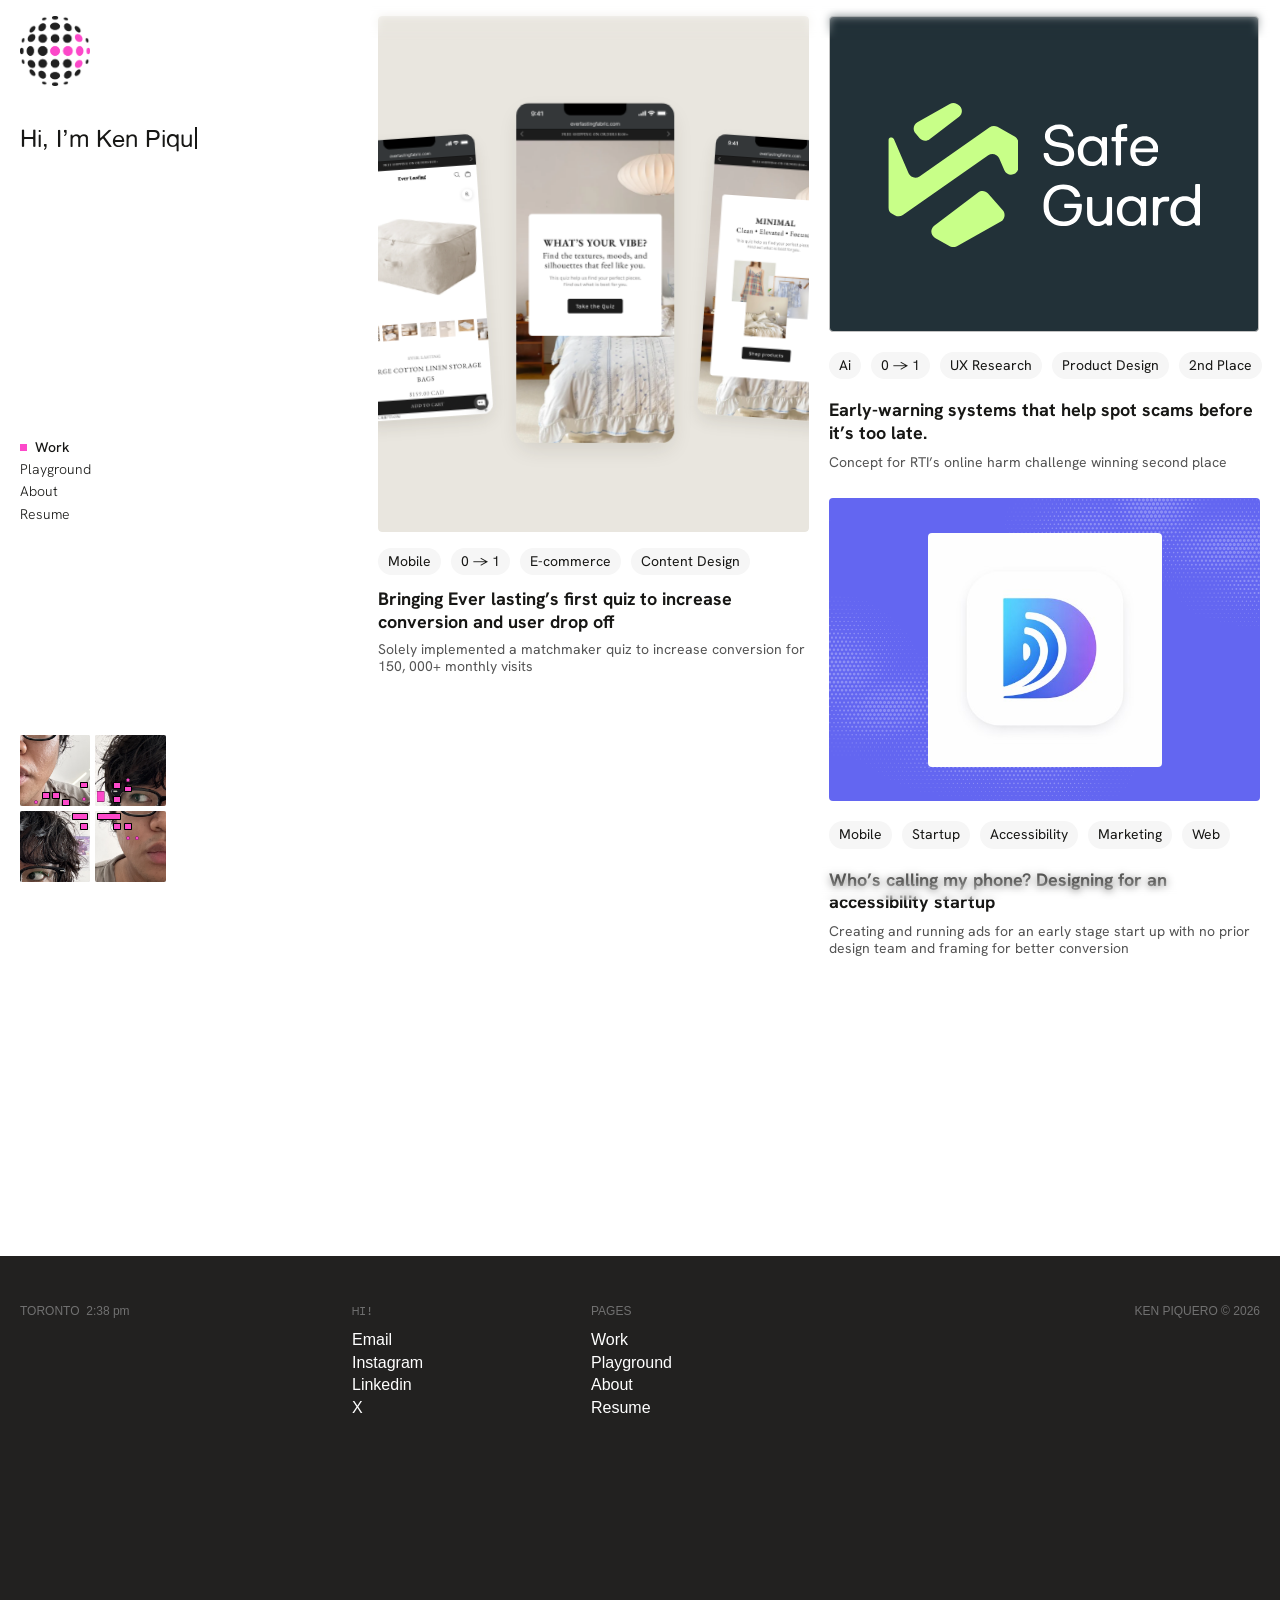
<file: index.html>
<!doctype html>
<html lang="en">
<head>
  <meta charset="utf-8" />
  <meta name="viewport" content="width=device-width, initial-scale=1" />
  <title>Ken Piquero — Product Designer</title>
  <meta name="description" content="Ken Piquero is a product designer with a background in e-commerce." />
  <link rel="icon" type="image/png" sizes="192x192" href="assets/favicon.png" />
  <link rel="apple-touch-icon" href="assets/apple-touch-icon.png" />
  <link rel="preconnect" href="https://fonts.googleapis.com" />
  <link rel="preconnect" href="https://fonts.gstatic.com" crossorigin />
  <link href="https://fonts.googleapis.com/css2?family=DM+Mono&family=Hanken+Grotesk:wght@300;400;500;700&display=swap" rel="stylesheet" />
  <link rel="stylesheet" href="styles.css" />
  <script>document.documentElement.classList.add("js")</script>
</head>
<body>
  <div class="page">
    <!-- Side nav -->
    <aside class="sidenav">
      <button class="menu-toggle" type="button" aria-expanded="false" aria-controls="site-nav" aria-label="Open menu"><span class="menu-toggle__bar"></span><span class="menu-toggle__bar"></span><span class="menu-toggle__bar"></span></button>
      <div class="intro">
        <a class="logo-link" href="index.html" aria-label="Ken Piquero, home"><img class="logo" src="assets/discoball.gif" width="70" height="70" alt="" /></a>
        <div class="intro__text">
          <div class="intro__copy">
            <h1 class="intro__title" data-typewriter aria-label="Hi, I’m Ken Piquero!">Hi, I’m Ken Piquero!</h1>
            <p class="intro__bio appear" style="--d:0ms">He is a product designer with a background in e-commerce, who is saving his sticker collection for “later...”</p>
          </div>
          <ul class="chips chips--light">
            <li class="chip appear" style="--d:180ms">Prev @ Dori Labs</li>
            <li class="chip appear" style="--d:250ms">Studio Dialectica</li>
            <li class="chip appear" style="--d:320ms">Ever Lasting Fabrics</li>
            <li class="chip appear" style="--d:390ms">Hackville</li>
          </ul>
        </div>
      </div>

      <nav class="pages" id="site-nav" aria-label="Pages">
        <a class="pages__link is-active" href="index.html" aria-current="page"><span class="pages__label">Work</span></a>
        <a class="pages__link" href="playground.html"><span class="pages__label">Playground</span></a>
        <a class="pages__link" href="about.html"><span class="pages__label">About</span></a>
        <a class="pages__link" href="https://drive.google.com/file/d/1MmYF3_zvHkycv5jFG_6_oVnmKX8XQRYW/view?usp=sharing" target="_blank" rel="noopener"><span class="pages__label">Resume</span></a>
      </nav>

      <!-- Photo puzzle: drag a tile to swap it clockwise, click a tile to flip its photo -->
      <div class="puzzle" aria-label="Photo puzzle — drag a tile to swap it clockwise, click to change its photo">
        <button class="tile" data-piece="1" type="button" aria-label="Puzzle piece 1" aria-pressed="false">
          <span class="tile__face tile__face--a">
            <img class="tile__photo" src="assets/me-photo.jpg" alt="" style="height:315.94%;left:-113.07%;top:-184.95%;width:240.09%" />
            <span class="sticker" style="left:59.97px;top:47px"></span>
            <img class="star" src="assets/star.svg" width="4.26034" height="4.12428" alt="" style="left:61.68px;top:62.37px" />
            <span class="sticker" style="left:41.96px;top:64.4px"></span>
            <span class="sticker" style="left:31.97px;top:57.49px"></span>
            <span class="sticker" style="left:21.99px;top:57.49px"></span>
            <img class="star" src="assets/star.svg" width="4.26034" height="4.12428" alt="" style="left:13.71px;top:65.28px" />
          </span>
          <span class="tile__face tile__face--b">
            <img class="tile__photo" src="assets/me-photo-2.jpg" alt="" style="height:209.92%;left:-57.9%;top:-0.03%;width:378.38%" />
          </span>
        </button>
        <button class="tile" data-piece="2" type="button" aria-label="Puzzle piece 2" aria-pressed="false">
          <span class="tile__face tile__face--a">
            <img class="tile__photo" src="assets/me-photo.jpg" alt="" style="height:315.94%;left:-0.21%;top:-73.68%;width:236.71%" />
            <img class="sticker-rect" src="assets/sticker-rect.svg" width="7.68155" height="10.7542" alt="" style="left:2px;top:56.36px" />
            <img class="star" src="assets/star.svg" width="4.26034" height="4.12428" alt="" style="left:31.11px;top:42.64px" />
            <span class="sticker" style="left:29.4px;top:51.07px"></span>
            <span class="sticker" style="left:17.93px;top:47.41px"></span>
            <span class="sticker" style="left:17.93px;top:61.14px"></span>
          </span>
          <span class="tile__face tile__face--b">
            <img class="tile__photo" src="assets/me-photo-2.jpg" alt="" style="height:209.92%;left:-169.32%;top:-0.03%;width:378.38%" />
          </span>
        </button>
        <button class="tile" data-piece="3" type="button" aria-label="Puzzle piece 3" aria-pressed="false">
          <span class="tile__face tile__face--a">
            <img class="tile__photo" src="assets/me-photo.jpg" alt="" style="height:315.94%;left:-113.07%;top:-73.68%;width:240.09%" />
            <span class="sticker" style="left:52px;top:2px;width:16.131px;height:6.913px"></span>
            <span class="sticker" style="left:60.03px;top:12.26px"></span>
          </span>
          <span class="tile__face tile__face--b">
            <img class="tile__photo" src="assets/me-photo-2.jpg" alt="" style="height:209.92%;left:-57.9%;top:-109.89%;width:378.38%" />
          </span>
        </button>
        <button class="tile" data-piece="4" type="button" aria-label="Puzzle piece 4" aria-pressed="false">
          <span class="tile__face tile__face--a">
            <img class="tile__photo" src="assets/me-photo.jpg" alt="" style="height:315.94%;left:-0.21%;top:-183.54%;width:236.71%" />
            <span class="sticker" style="left:2px;top:2px;width:23.813px;height:6.913px"></span>
            <img class="star" src="assets/star.svg" width="4.26034" height="4.12428" alt="" style="left:31.11px;top:24.89px" />
            <img class="star" src="assets/star.svg" width="4.26034" height="4.12428" alt="" style="left:39.81px;top:24.89px" />
            <span class="sticker" style="left:29.4px;top:12.26px"></span>
            <span class="sticker" style="left:17.93px;top:12.26px"></span>
          </span>
          <span class="tile__face tile__face--b" style="left:1px;width:70px">
            <img class="tile__photo" src="assets/me-photo-2.jpg" alt="" style="height:209.92%;left:-169.32%;top:-109.89%;width:378.38%" />
          </span>
        </button>
      </div>
    </aside>

    <!-- Column 1 -->
    <main class="col col--left">
      <a class="case case--everlasting" href="everlasting.html">
        <div class="case__media media--everlasting" data-cursor="view case study">
          <div class="reel reel--cover" role="img" aria-label="Ever Lasting Fabric Matchmaker quiz screens coming together">
            <div class="reel__stage">
              <div class="reel__tile"><img src="assets/everlasting-quiz/screen-01.png" alt="" /></div>
              <div class="reel__tile"><img src="assets/everlasting-quiz/screen-02.png" alt="" /></div>
              <div class="reel__tile"><img src="assets/everlasting-quiz/screen-03.png" alt="" /></div>
              <div class="reel__tile"><img src="assets/everlasting-quiz/screen-04.png" alt="" /></div>
              <div class="reel__tile"><img src="assets/everlasting-quiz/screen-05.png" alt="" /></div>
              <div class="reel__tile"><img src="assets/everlasting-quiz/screen-06.png" alt="" /></div>
              <div class="reel__tile"><img src="assets/everlasting-quiz/screen-07.png" alt="" /></div>
              <div class="reel__tile"><img src="assets/everlasting-quiz/screen-08.png" alt="" /></div>
              <div class="reel__tile"><img src="assets/everlasting-quiz/screen-09.png" alt="" /></div>
              <div class="reel__tile"><img src="assets/everlasting-quiz/screen-10.png" alt="" /></div>
              <div class="reel__tile"><img src="assets/everlasting-quiz/screen-11.png" alt="" /></div>
              <div class="reel__tile"><img src="assets/everlasting-quiz/screen-12.png" alt="" /></div>
            </div>
          </div>
        </div>
        <div class="case__meta">
          <ul class="chips">
            <li class="chip">Mobile</li><li class="chip">0 → 1</li><li class="chip">E-commerce</li><li class="chip">Content Design</li>
          </ul>
          <div class="case__text case__text--tight">
            <h2 class="case__title">Bringing Ever lasting’s first quiz to increase conversion and user drop off</h2>
            <p class="case__desc">Solely implemented a matchmaker quiz to increase conversion for 150, 000+ monthly visits</p>
          </div>
        </div>
      </a>
    </main>

    <!-- Column 2 -->
    <section class="col col--right">
      <a class="case" href="safeguard.html">
        <div class="case__media media--safeguard" data-cursor="view case study">
          <div class="safeguard">
            <img class="anim-mark" src="assets/safeguard-mark.svg" width="129.326" height="143.788" alt="" />
            <div class="safeguard__word">
              <img class="anim-safe" src="assets/safeguard-safe.svg" width="114.609" height="42.4329" alt="Safe" />
              <img class="anim-guard" src="assets/safeguard-guard.svg" width="156.599" height="42.4337" alt="Guard" />
            </div>
          </div>
        </div>
        <div class="case__meta">
          <ul class="chips">
            <li class="chip">Ai</li><li class="chip">0 → 1</li><li class="chip">UX Research</li><li class="chip">Product Design</li><li class="chip">2nd Place</li>
          </ul>
          <div class="case__text">
            <h2 class="case__title">Early-warning systems that help spot scams before it’s too late.</h2>
            <p class="case__desc">Concept for RTI’s online harm challenge winning second place</p>
          </div>
        </div>
      </a>

      <a class="case" href="#">
        <div class="case__media media--dori" data-cursor="coming soon...">
          <div class="dori__clouds" aria-hidden="true">
            <div class="dori__drift">
              <img src="assets/halftone-clouds.svg" width="695.58" height="427.908" alt="" />
            </div>
          </div>
          <img class="dori__icon" src="assets/dori-app-icon.png" alt="Dori Labs app icon" />
        </div>
        <div class="case__meta">
          <ul class="chips">
            <li class="chip">Mobile</li><li class="chip">Startup</li><li class="chip">Accessibility</li><li class="chip">Marketing</li><li class="chip">Web</li>
          </ul>
          <div class="case__text">
            <h2 class="case__title">Who’s calling my phone? Designing for an accessibility startup</h2>
            <p class="case__desc">Creating and running ads for an early stage start up with no prior design team and framing for better conversion</p>
          </div>
        </div>
      </a>
    </section>
  </div>

  <footer class="footer">
    <p class="footer__label footer__clock">TORONTO&nbsp;&nbsp;<time id="toronto-time">3:13 am</time></p>
    <div class="footer__group">
      <p class="footer__label footer__label--mono">HI!</p>
      <a href="mailto:k3npiquero@gmail.com">Email</a>
      <a href="https://www.instagram.com/oreuqipp/" target="_blank" rel="noopener">Instagram</a>
      <a href="https://www.linkedin.com/in/kenpiquero/" target="_blank" rel="noopener">Linkedin</a>
      <a href="https://x.com/pink_saucee" target="_blank" rel="noopener">X</a>
    </div>
    <div class="footer__group">
      <p class="footer__label">PAGES</p>
      <a href="index.html">Work</a>
      <a href="playground.html">Playground</a>
      <a href="about.html">About</a>
      <a href="https://drive.google.com/file/d/1MmYF3_zvHkycv5jFG_6_oVnmKX8XQRYW/view?usp=sharing" target="_blank" rel="noopener">Resume</a>
    </div>
    <p class="footer__label footer__copy">KEN PIQUERO © 2026</p>
  </footer>

  <div class="cursor-pill" aria-hidden="true"></div>
  <script src="script.js"></script>
</body>
</html>
</file>
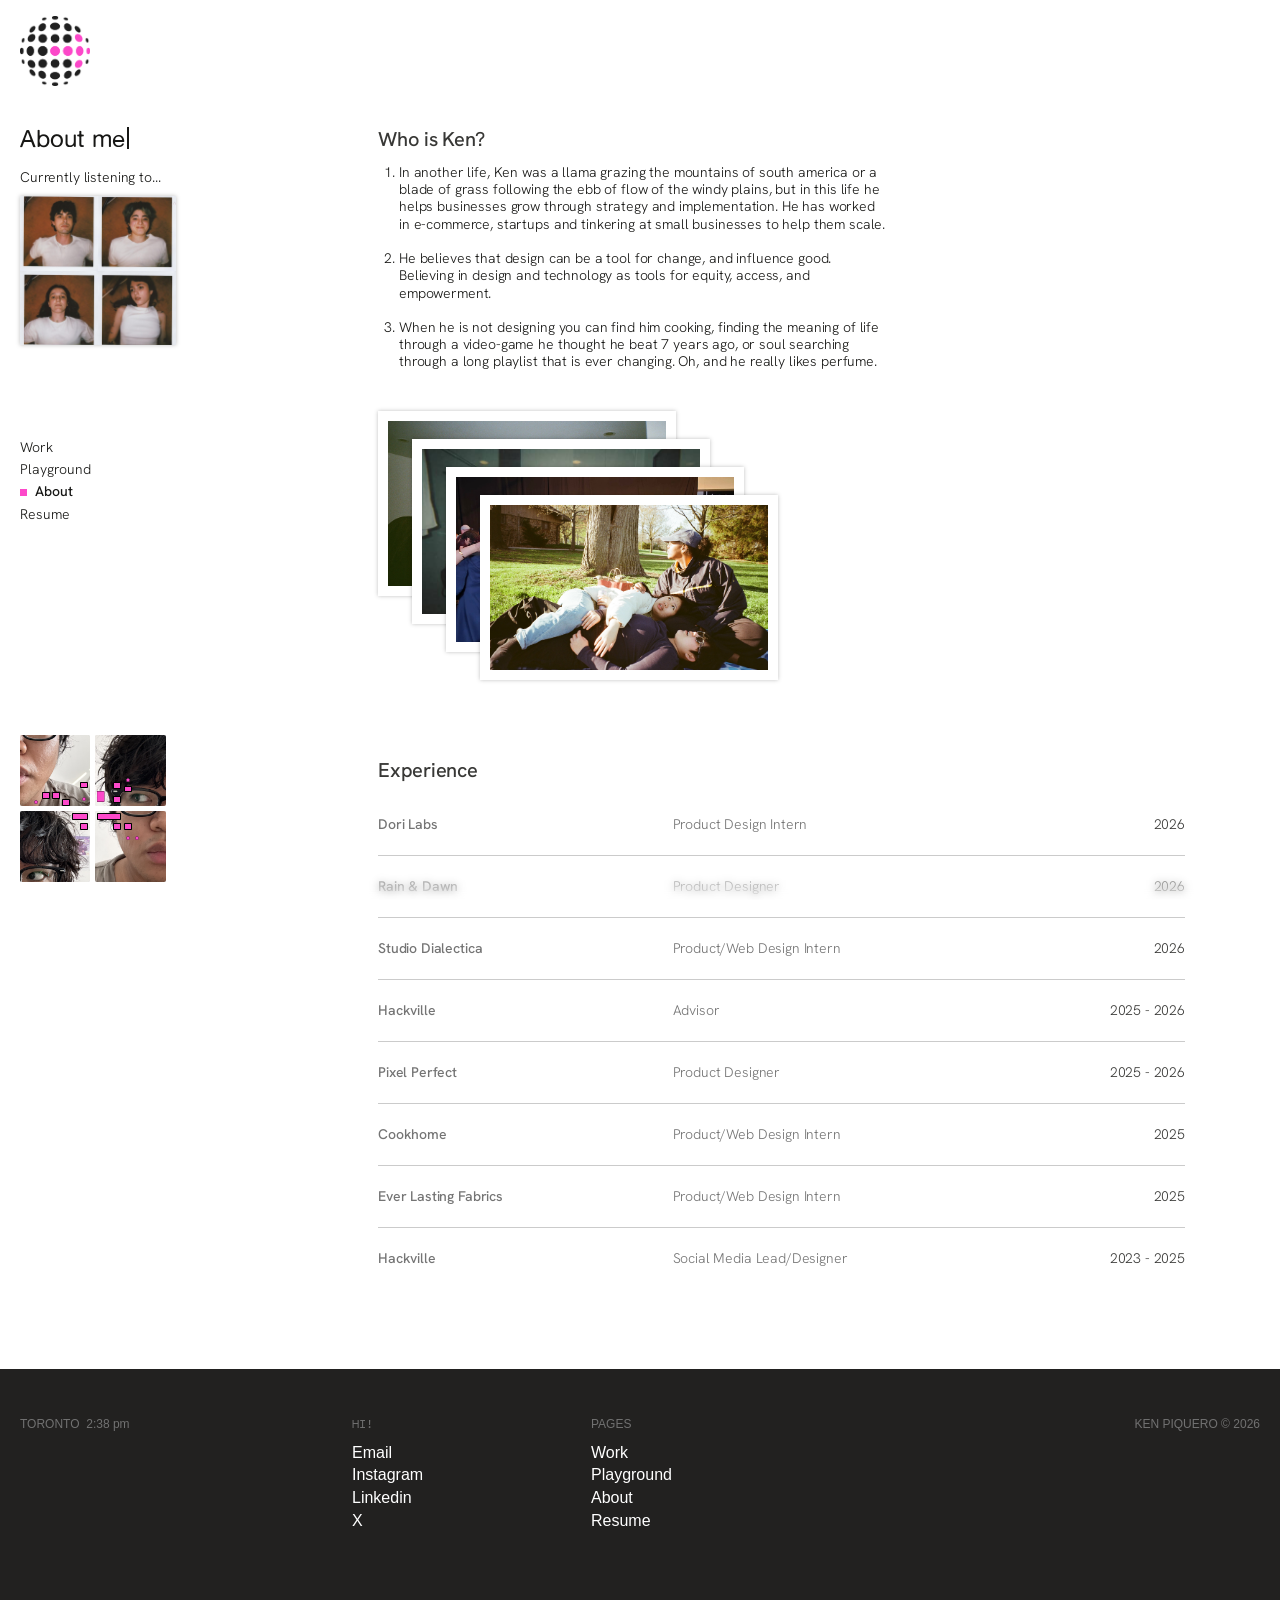
<file: about.html>
<!doctype html>
<html lang="en">
<head>
  <meta charset="utf-8" />
  <meta name="viewport" content="width=device-width, initial-scale=1" />
  <title>About — Ken Piquero</title>
  <meta name="description" content="Ken Piquero is a product designer with a background in e-commerce." />
  <link rel="icon" type="image/png" sizes="192x192" href="assets/favicon.png" />
  <link rel="apple-touch-icon" href="assets/apple-touch-icon.png" />
  <link rel="preconnect" href="https://fonts.googleapis.com" />
  <link rel="preconnect" href="https://fonts.gstatic.com" crossorigin />
  <link href="https://fonts.googleapis.com/css2?family=DM+Mono&family=Hanken+Grotesk:wght@300;400;500;700&display=swap" rel="stylesheet" />
  <link rel="stylesheet" href="styles.css" />
  <script>document.documentElement.classList.add("js")</script>
</head>
<body>
  <div class="page">
    <!-- Side nav -->
    <aside class="sidenav">
      <button class="menu-toggle" type="button" aria-expanded="false" aria-controls="site-nav" aria-label="Open menu"><span class="menu-toggle__bar"></span><span class="menu-toggle__bar"></span><span class="menu-toggle__bar"></span></button>
      <div class="intro">
        <a class="logo-link" href="index.html" aria-label="Ken Piquero, home"><img class="logo" src="assets/discoball.gif" width="70" height="70" alt="" /></a>
        <div class="intro__text">
          <div class="intro__copy">
            <h1 class="intro__title" data-typewriter aria-label="About me">About me</h1>
            <p class="intro__bio appear" style="--d:0ms">Currently listening to...</p>
          </div>
          <button class="listening appear" style="--d:180ms" type="button" aria-pressed="false" aria-label="Play Cross Your Mind on Spotify" data-cursor="▶ Cross Your Mind" data-cursor-shape="star" data-spotify-uri="spotify:track:3a3zDlE4bgI6ZvU00m6o84">
            <img src="assets/currently-listening.jpg" width="156" height="149" alt="" />
          </button>
          <div class="listening__player" aria-hidden="true"><div id="spotify-embed"></div></div>
        </div>
      </div>

      <nav class="pages" id="site-nav" aria-label="Pages">
        <a class="pages__link" href="index.html"><span class="pages__label">Work</span></a>
        <a class="pages__link" href="playground.html"><span class="pages__label">Playground</span></a>
        <a class="pages__link is-active" href="about.html" aria-current="page"><span class="pages__label">About</span></a>
        <a class="pages__link" href="https://drive.google.com/file/d/1MmYF3_zvHkycv5jFG_6_oVnmKX8XQRYW/view?usp=sharing" target="_blank" rel="noopener"><span class="pages__label">Resume</span></a>
      </nav>

      <!-- Photo puzzle: drag a tile to swap it clockwise, click a tile to flip its photo -->
      <div class="puzzle" aria-label="Photo puzzle — drag a tile to swap it clockwise, click to change its photo">
        <button class="tile" data-piece="1" type="button" aria-label="Puzzle piece 1" aria-pressed="false">
          <span class="tile__face tile__face--a">
            <img class="tile__photo" src="assets/me-photo.jpg" alt="" style="height:315.94%;left:-113.07%;top:-184.95%;width:240.09%" />
            <span class="sticker" style="left:59.97px;top:47px"></span>
            <img class="star" src="assets/star.svg" width="4.26034" height="4.12428" alt="" style="left:61.68px;top:62.37px" />
            <span class="sticker" style="left:41.96px;top:64.4px"></span>
            <span class="sticker" style="left:31.97px;top:57.49px"></span>
            <span class="sticker" style="left:21.99px;top:57.49px"></span>
            <img class="star" src="assets/star.svg" width="4.26034" height="4.12428" alt="" style="left:13.71px;top:65.28px" />
          </span>
          <span class="tile__face tile__face--b">
            <img class="tile__photo" src="assets/me-photo-2.jpg" alt="" style="height:209.92%;left:-57.9%;top:-0.03%;width:378.38%" />
          </span>
        </button>
        <button class="tile" data-piece="2" type="button" aria-label="Puzzle piece 2" aria-pressed="false">
          <span class="tile__face tile__face--a">
            <img class="tile__photo" src="assets/me-photo.jpg" alt="" style="height:315.94%;left:-0.21%;top:-73.68%;width:236.71%" />
            <img class="sticker-rect" src="assets/sticker-rect.svg" width="7.68155" height="10.7542" alt="" style="left:2px;top:56.36px" />
            <img class="star" src="assets/star.svg" width="4.26034" height="4.12428" alt="" style="left:31.11px;top:42.64px" />
            <span class="sticker" style="left:29.4px;top:51.07px"></span>
            <span class="sticker" style="left:17.93px;top:47.41px"></span>
            <span class="sticker" style="left:17.93px;top:61.14px"></span>
          </span>
          <span class="tile__face tile__face--b">
            <img class="tile__photo" src="assets/me-photo-2.jpg" alt="" style="height:209.92%;left:-169.32%;top:-0.03%;width:378.38%" />
          </span>
        </button>
        <button class="tile" data-piece="3" type="button" aria-label="Puzzle piece 3" aria-pressed="false">
          <span class="tile__face tile__face--a">
            <img class="tile__photo" src="assets/me-photo.jpg" alt="" style="height:315.94%;left:-113.07%;top:-73.68%;width:240.09%" />
            <span class="sticker" style="left:52px;top:2px;width:16.131px;height:6.913px"></span>
            <span class="sticker" style="left:60.03px;top:12.26px"></span>
          </span>
          <span class="tile__face tile__face--b">
            <img class="tile__photo" src="assets/me-photo-2.jpg" alt="" style="height:209.92%;left:-57.9%;top:-109.89%;width:378.38%" />
          </span>
        </button>
        <button class="tile" data-piece="4" type="button" aria-label="Puzzle piece 4" aria-pressed="false">
          <span class="tile__face tile__face--a">
            <img class="tile__photo" src="assets/me-photo.jpg" alt="" style="height:315.94%;left:-0.21%;top:-183.54%;width:236.71%" />
            <span class="sticker" style="left:2px;top:2px;width:23.813px;height:6.913px"></span>
            <img class="star" src="assets/star.svg" width="4.26034" height="4.12428" alt="" style="left:31.11px;top:24.89px" />
            <img class="star" src="assets/star.svg" width="4.26034" height="4.12428" alt="" style="left:39.81px;top:24.89px" />
            <span class="sticker" style="left:29.4px;top:12.26px"></span>
            <span class="sticker" style="left:17.93px;top:12.26px"></span>
          </span>
          <span class="tile__face tile__face--b" style="left:1px;width:70px">
            <img class="tile__photo" src="assets/me-photo-2.jpg" alt="" style="height:209.92%;left:-169.32%;top:-109.89%;width:378.38%" />
          </span>
        </button>
      </div>
    </aside>

    <main class="about">
      <section class="about__intro">
        <div class="about__who">
          <h2 class="about__heading">Who is Ken?</h2>
          <ol class="about__list">
            <li>In another life, Ken was a llama grazing the mountains of south america or a blade of grass following the ebb of flow of the windy plains, but in this life he helps businesses grow through strategy and implementation. He has worked in e-commerce, startups and tinkering at small businesses to help them scale.</li>
            <li>He believes that design can be a tool for change, and influence good. Believing in design and technology as tools for equity, access, and empowerment.</li>
            <li>When he is not designing you can find him cooking, finding the meaning of life through a video-game he thought he beat 7 years ago, or soul searching through a long playlist that is ever changing. Oh, and he really likes perfume.</li>
          </ol>
        </div>

        <div class="photo-fan" aria-label="Photos of Ken — click a photo to bring it to the front">
          <button class="photo-fan__photo" type="button" aria-label="Photo 1"><img src="assets/about-photo-1.jpg" alt="" /></button>
          <button class="photo-fan__photo" type="button" aria-label="Photo 2"><img src="assets/about-photo-2.jpg" alt="" /></button>
          <button class="photo-fan__photo" type="button" aria-label="Photo 3"><img src="assets/about-photo-3.jpg" alt="" /></button>
          <button class="photo-fan__photo" type="button" aria-label="Photo 4"><img src="assets/about-photo-4.jpg" alt="" /></button>
        </div>
      </section>

      <section class="experience">
        <h2 class="about__heading">Experience</h2>
        <ul class="experience__list">
          <li class="experience__row"><span class="experience__company">Dori Labs</span><span class="experience__role">Product Design Intern</span><span class="experience__year">2026</span></li>
          <li class="experience__row"><span class="experience__company">Rain &amp; Dawn</span><span class="experience__role">Product Designer</span><span class="experience__year">2026</span></li>
          <li class="experience__row"><span class="experience__company">Studio Dialectica</span><span class="experience__role">Product/Web Design Intern</span><span class="experience__year">2026</span></li>
          <li class="experience__row"><span class="experience__company">Hackville</span><span class="experience__role">Advisor</span><span class="experience__year">2025 - 2026</span></li>
          <li class="experience__row"><span class="experience__company">Pixel Perfect</span><span class="experience__role">Product Designer</span><span class="experience__year">2025 - 2026</span></li>
          <li class="experience__row"><span class="experience__company">Cookhome</span><span class="experience__role">Product/Web Design Intern</span><span class="experience__year">2025</span></li>
          <li class="experience__row"><span class="experience__company">Ever Lasting Fabrics</span><span class="experience__role">Product/Web Design Intern</span><span class="experience__year">2025</span></li>
          <li class="experience__row"><span class="experience__company">Hackville</span><span class="experience__role">Social Media Lead/Designer</span><span class="experience__year">2023 - 2025</span></li>
        </ul>
      </section>
    </main>
  </div>

  <footer class="footer">
    <p class="footer__label footer__clock">TORONTO&nbsp;&nbsp;<time id="toronto-time">3:13 am</time></p>
    <div class="footer__group">
      <p class="footer__label footer__label--mono">HI!</p>
      <a href="mailto:k3npiquero@gmail.com">Email</a>
      <a href="https://www.instagram.com/oreuqipp/" target="_blank" rel="noopener">Instagram</a>
      <a href="https://www.linkedin.com/in/kenpiquero/" target="_blank" rel="noopener">Linkedin</a>
      <a href="https://x.com/pink_saucee" target="_blank" rel="noopener">X</a>
    </div>
    <div class="footer__group">
      <p class="footer__label">PAGES</p>
      <a href="index.html">Work</a>
      <a href="playground.html">Playground</a>
      <a href="about.html">About</a>
      <a href="https://drive.google.com/file/d/1MmYF3_zvHkycv5jFG_6_oVnmKX8XQRYW/view?usp=sharing" target="_blank" rel="noopener">Resume</a>
    </div>
    <p class="footer__label footer__copy">KEN PIQUERO © 2026</p>
  </footer>

  <div class="cursor-pill" aria-hidden="true"></div>
  <script src="script.js"></script>
  <script src="https://open.spotify.com/embed/iframe-api/v1" async></script>
</body>
</html>
</file>
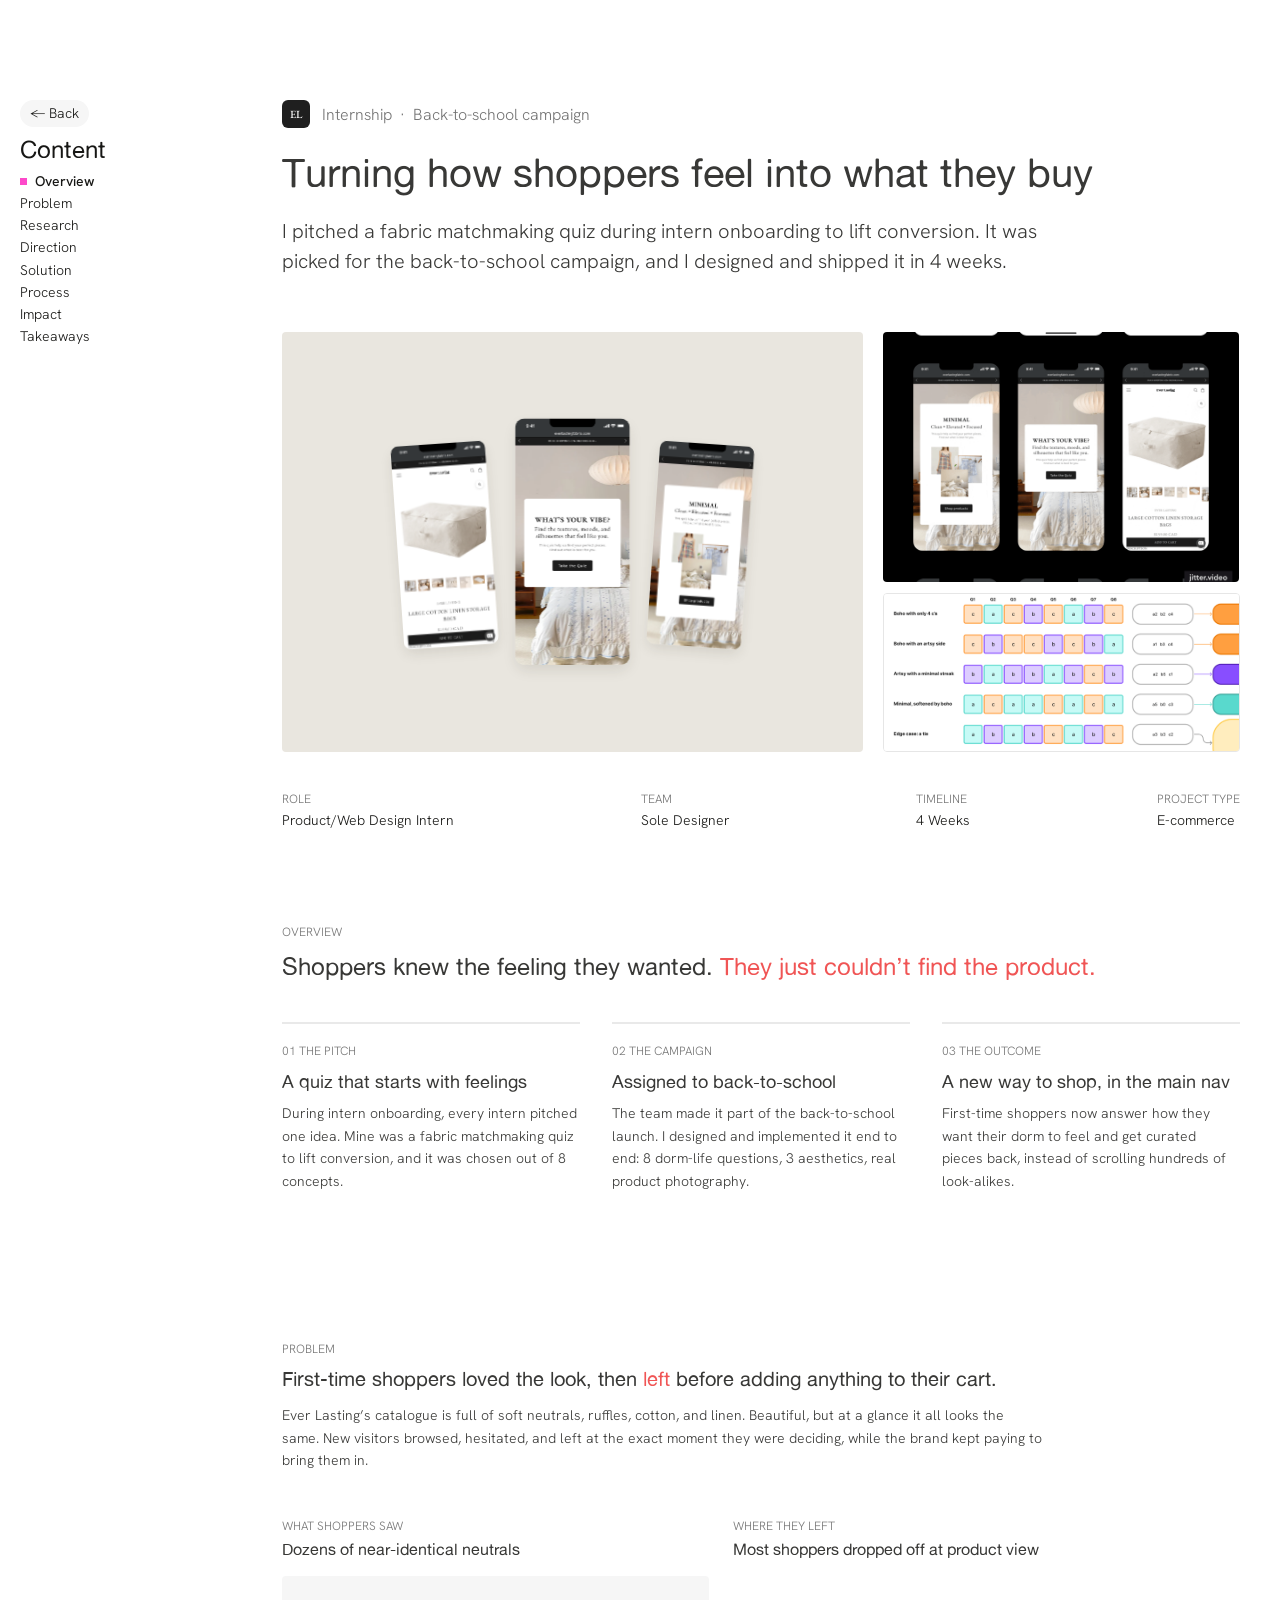
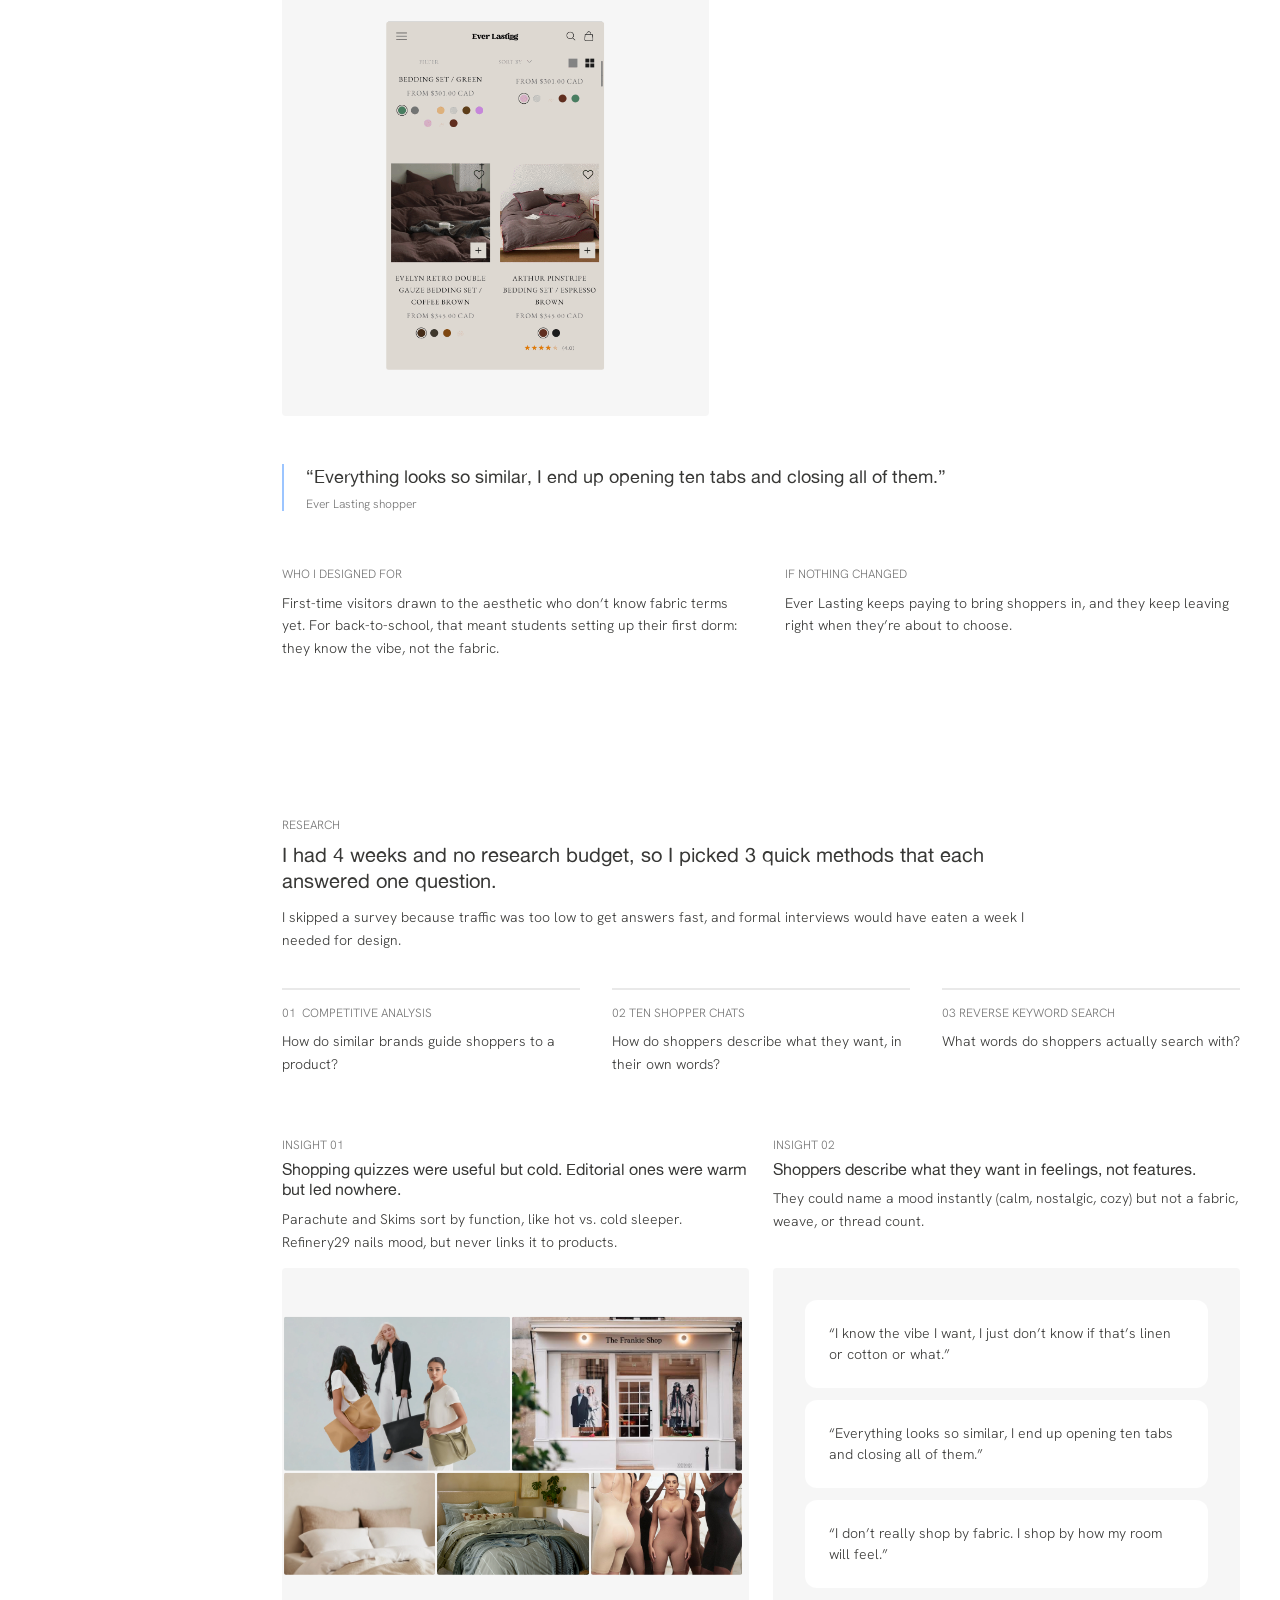
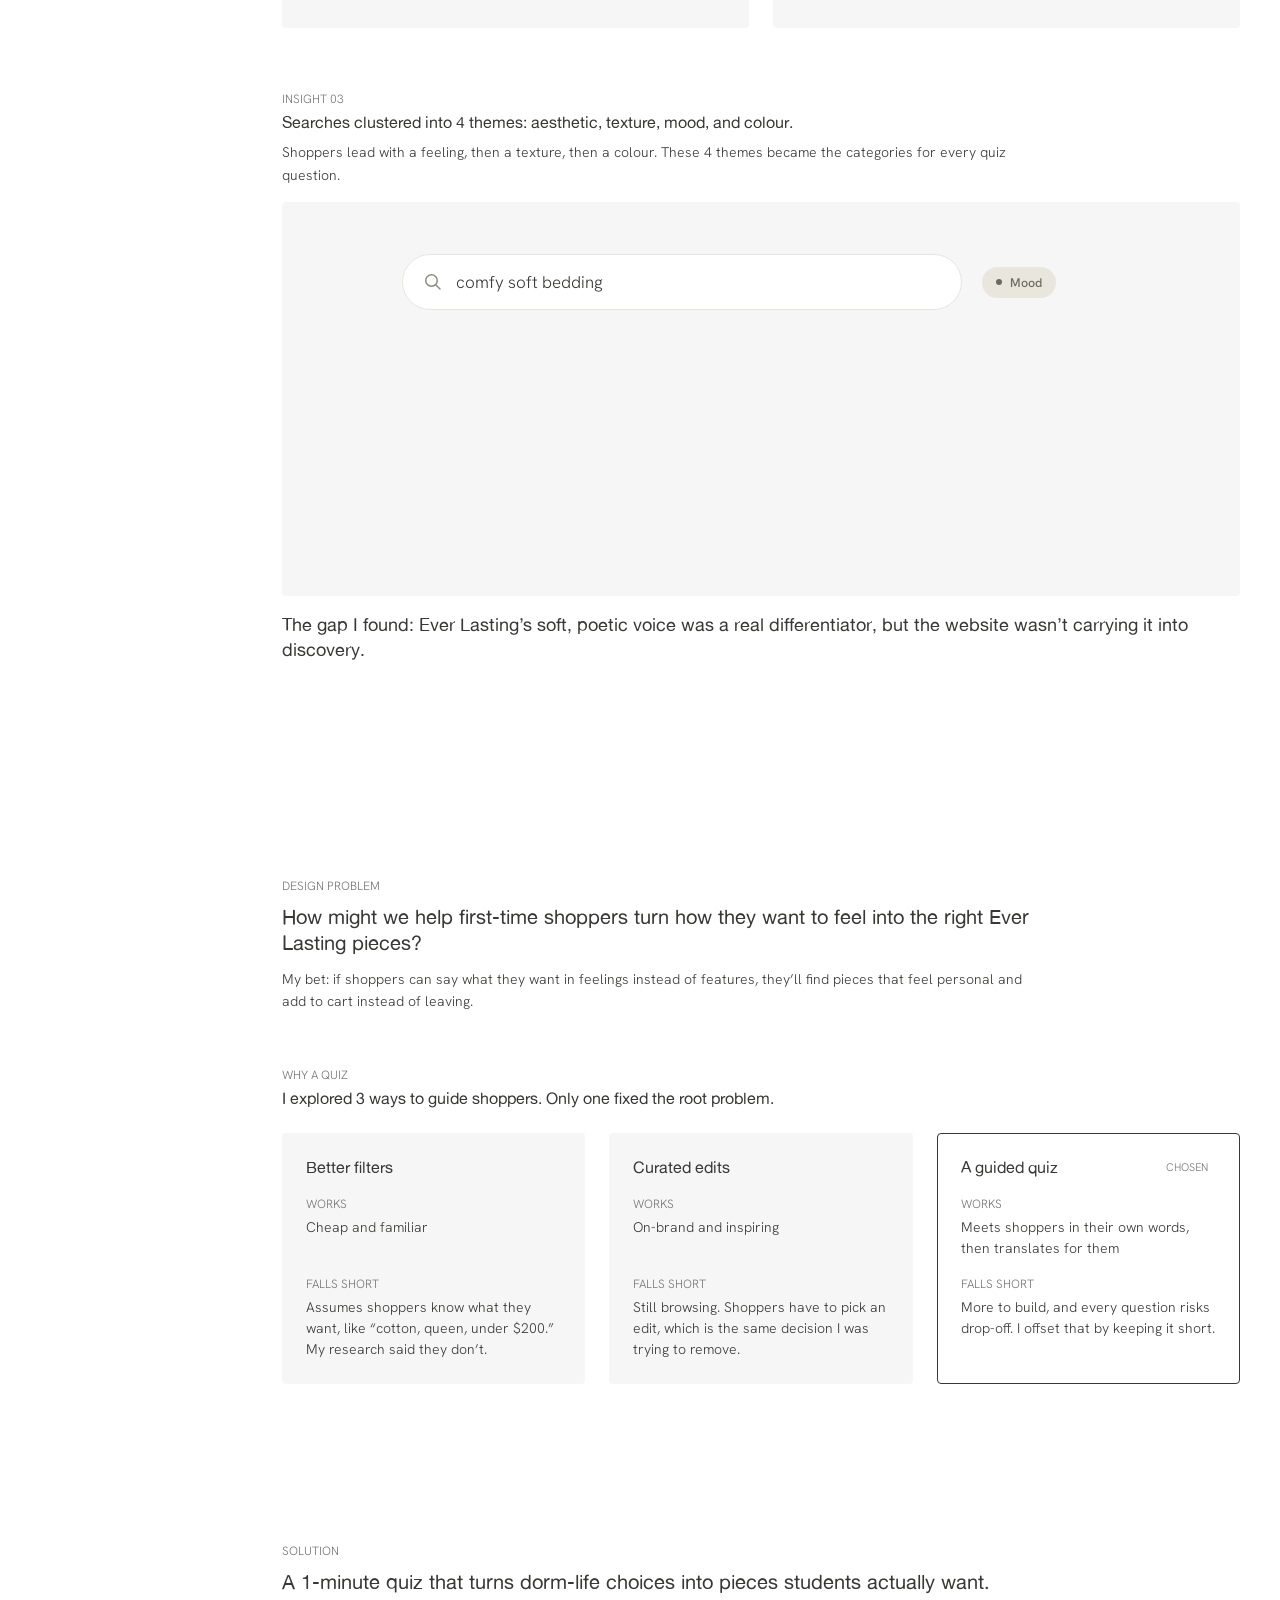
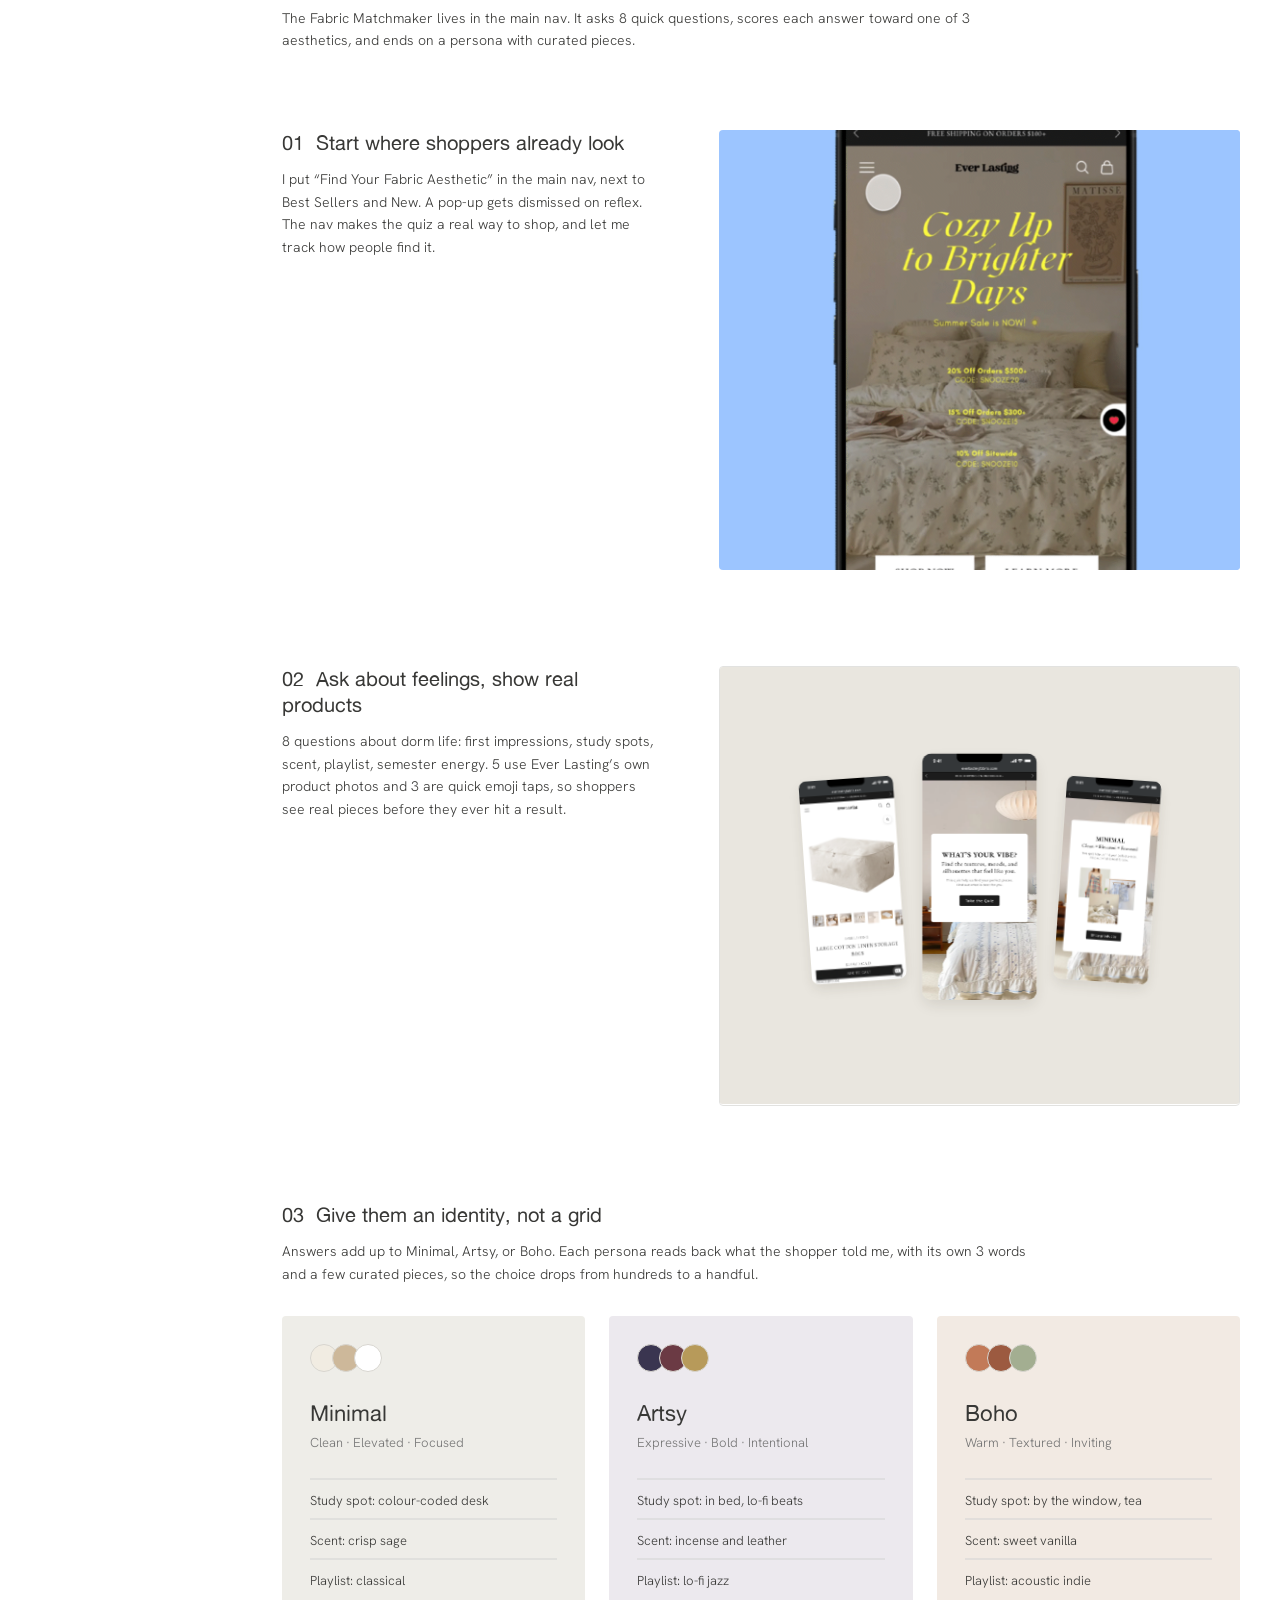
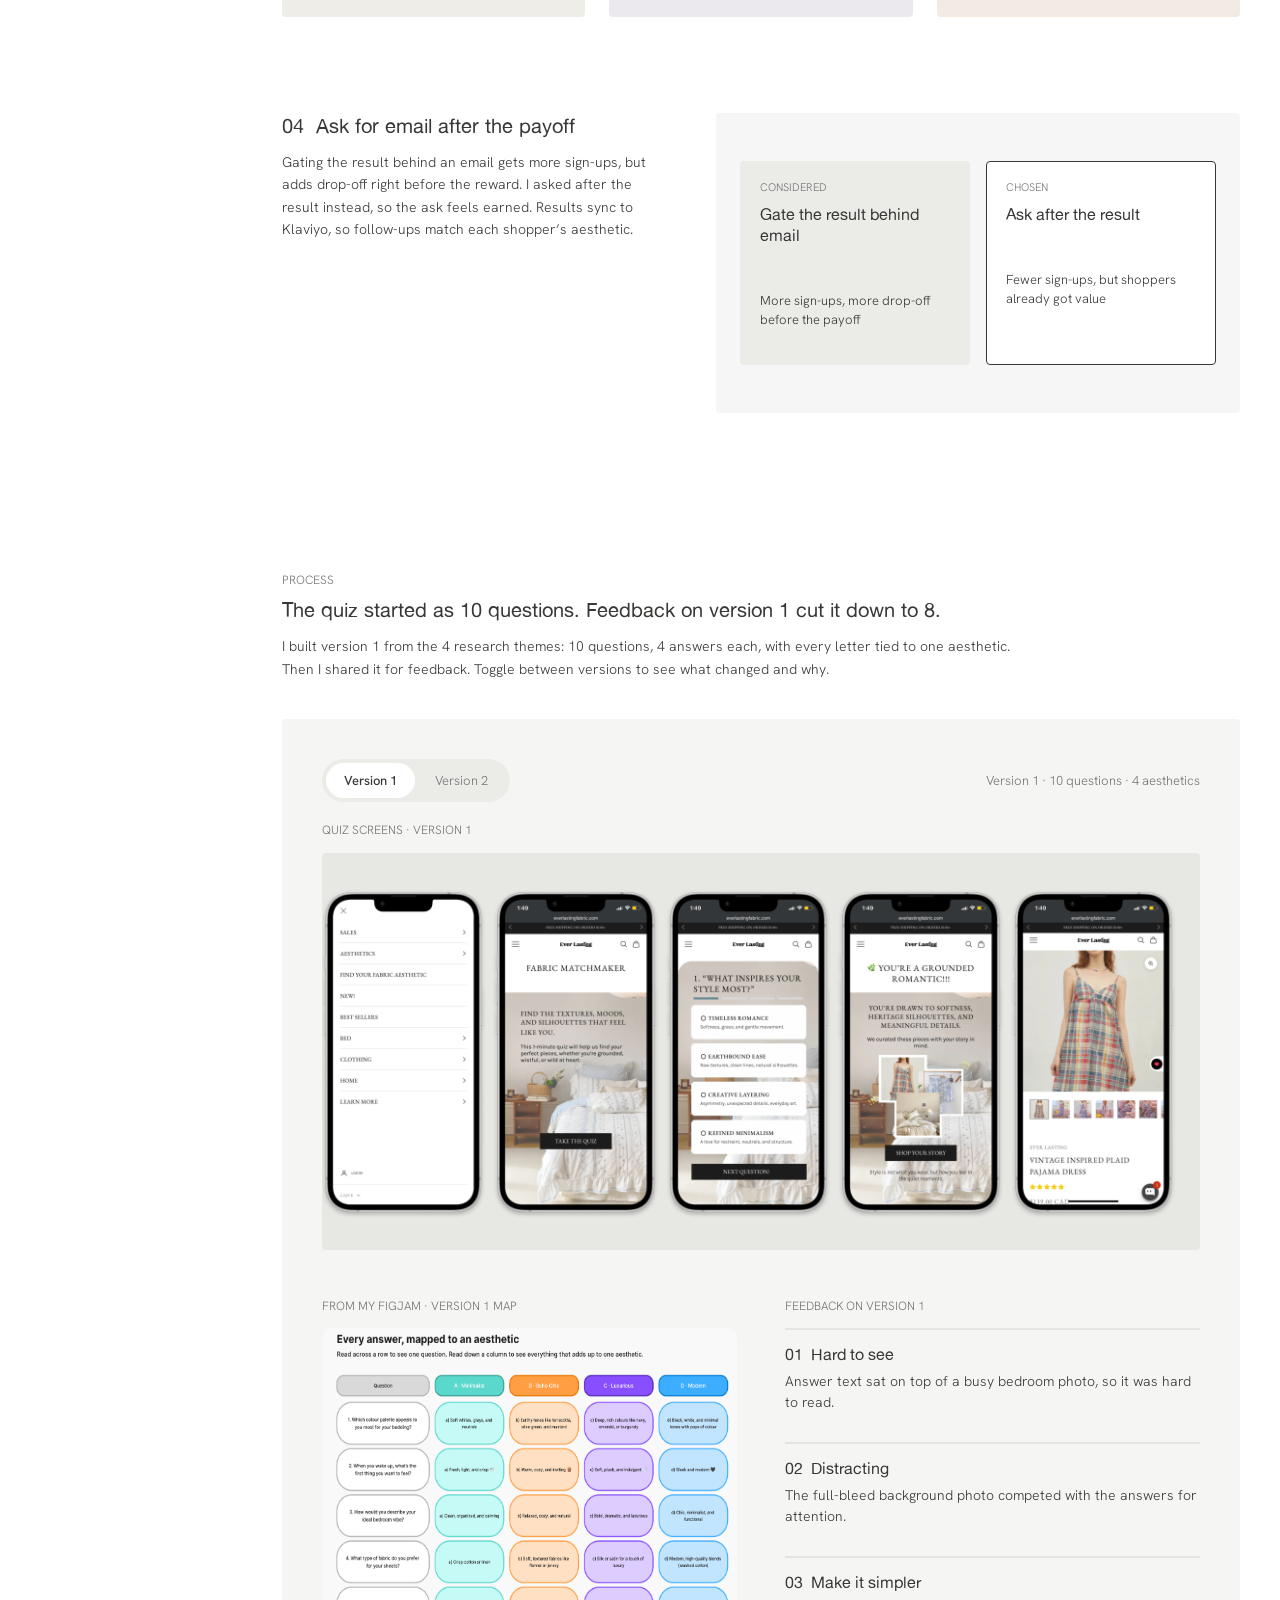
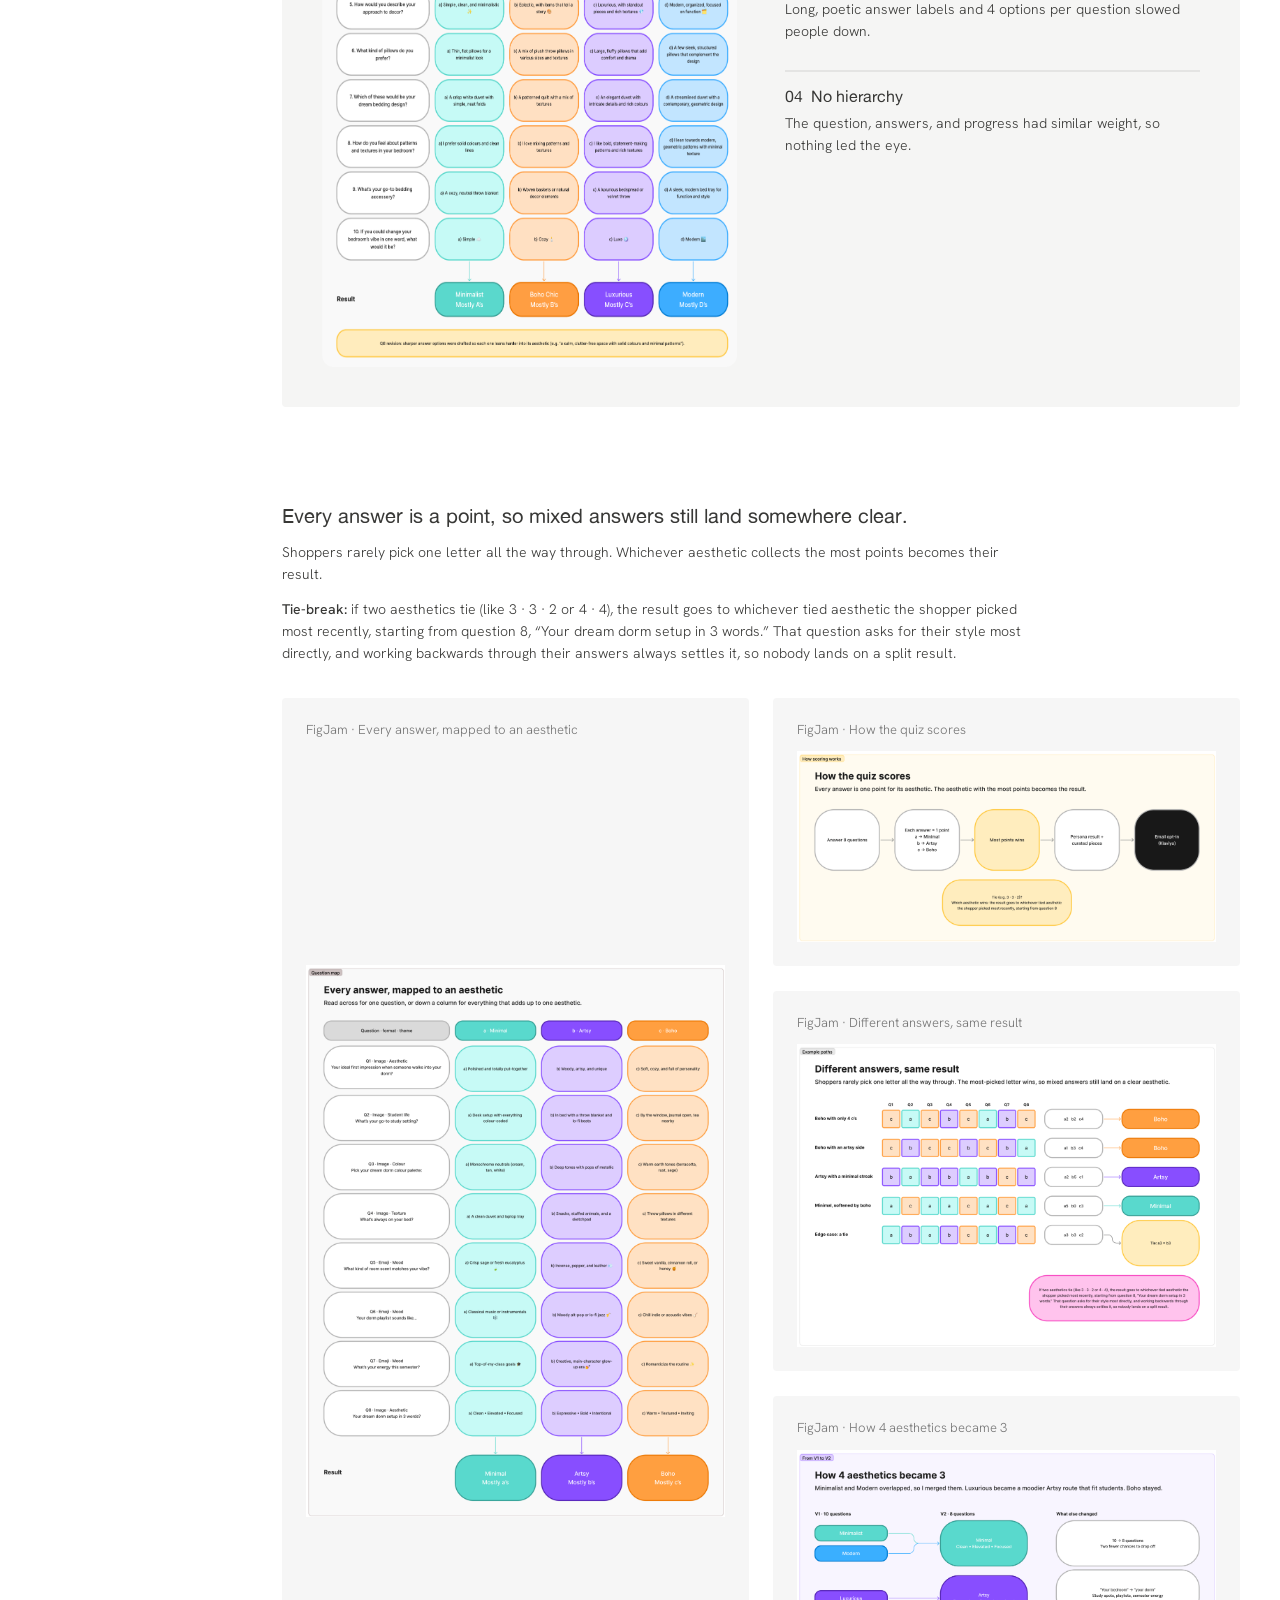
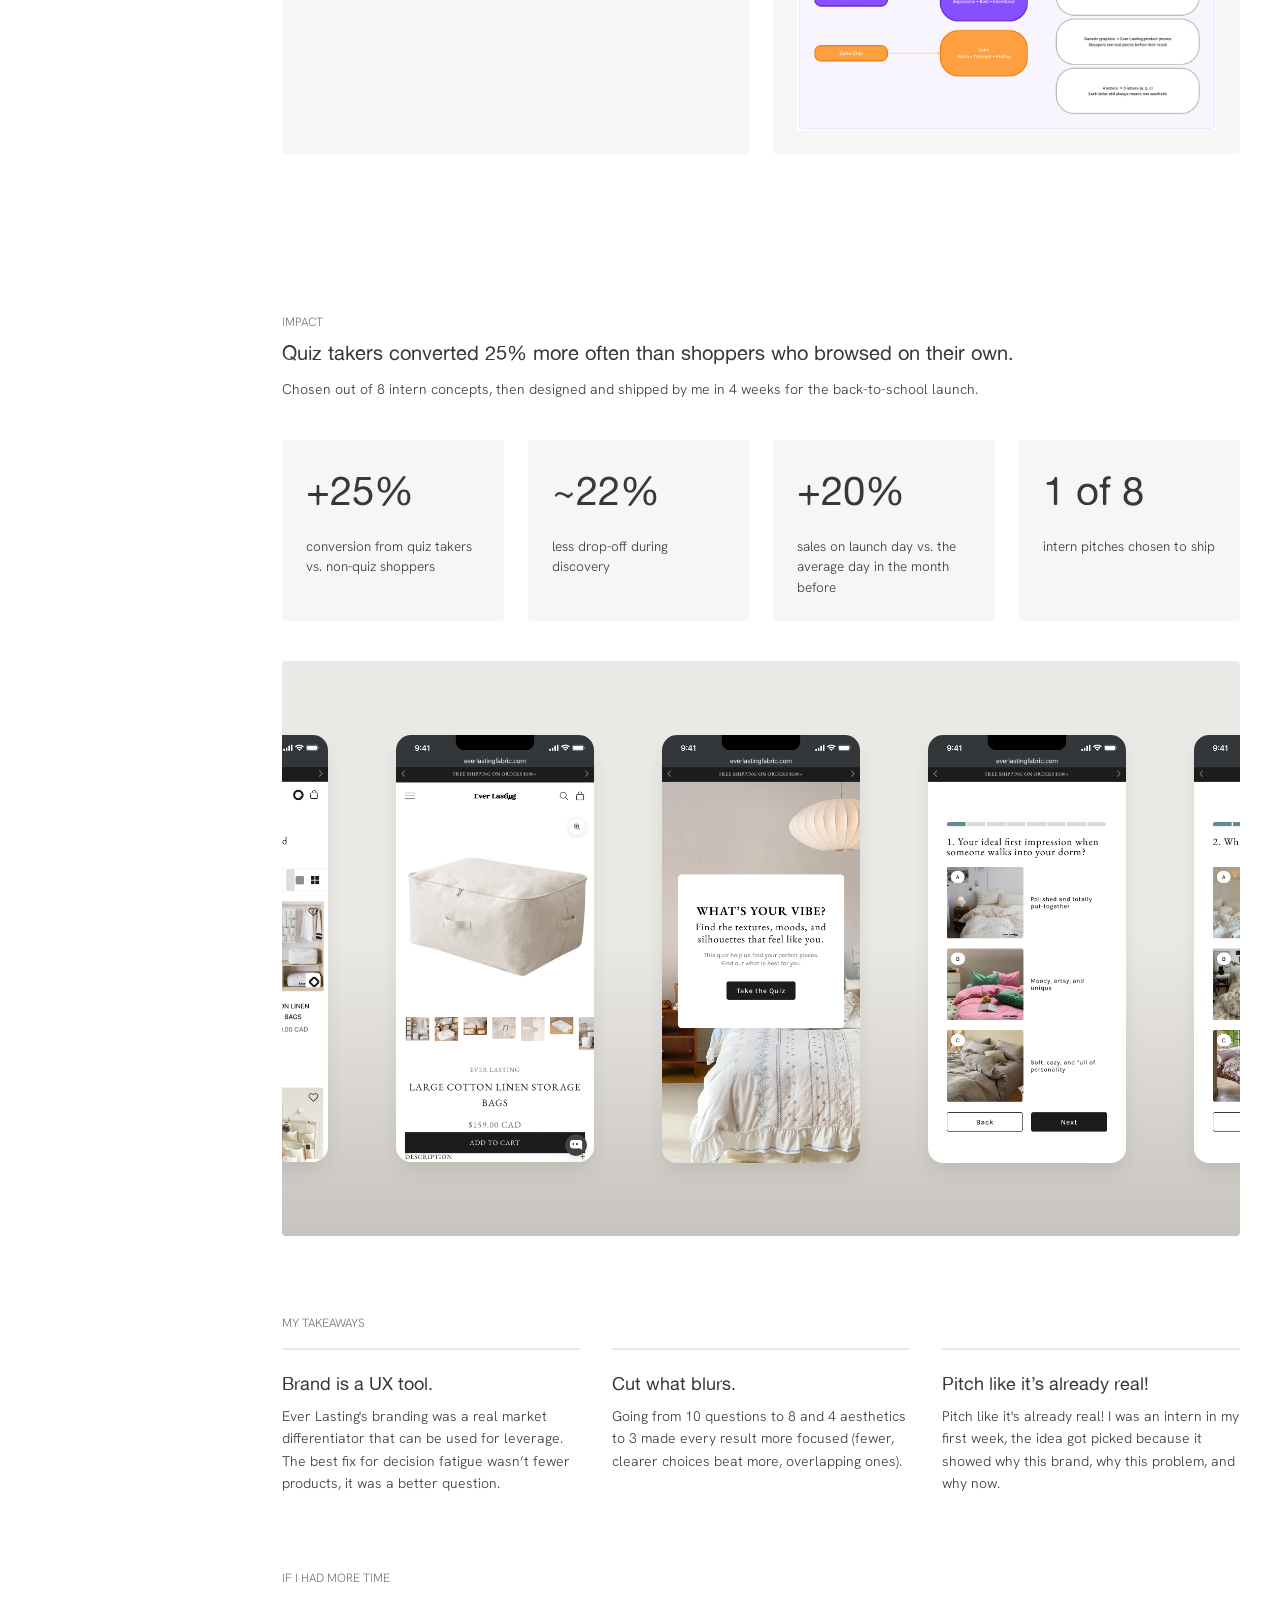
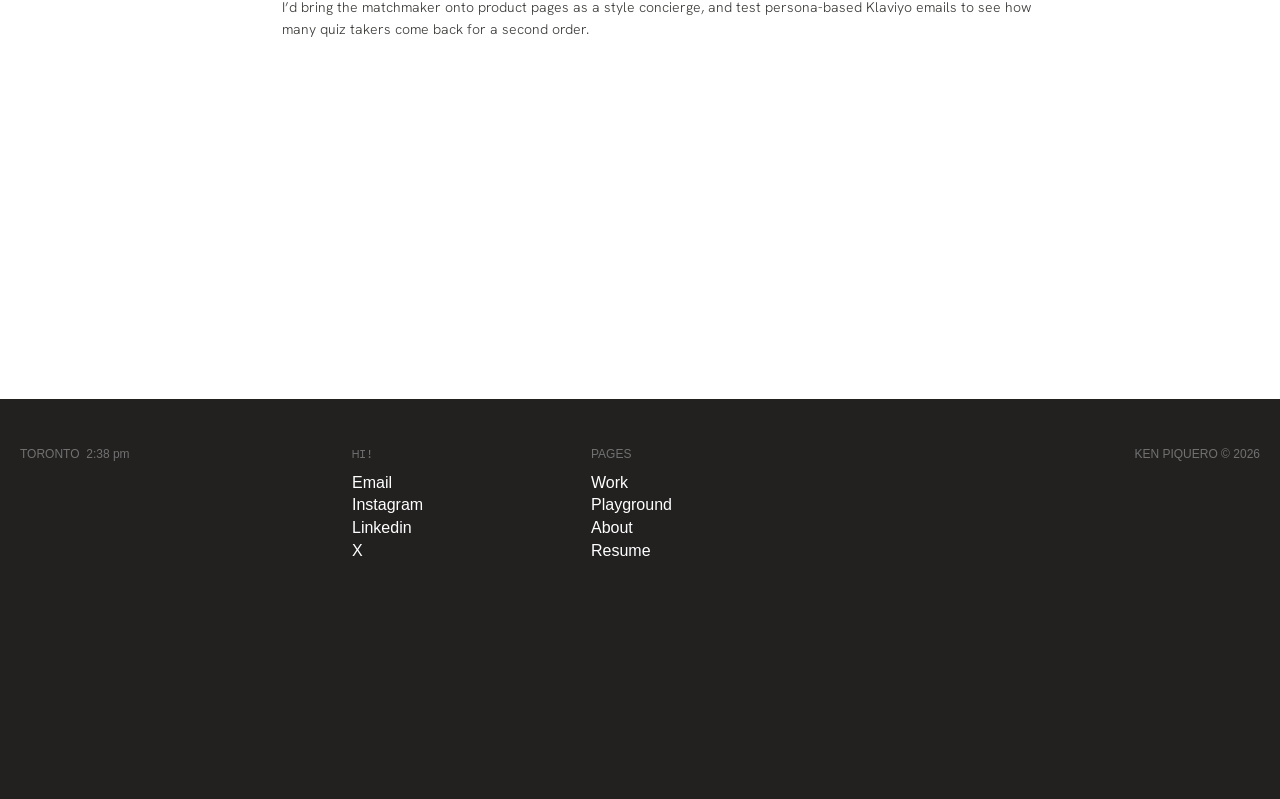
<file: everlasting.html>
<!doctype html>
<html lang="en">
<head>
  <meta charset="utf-8" />
  <meta name="viewport" content="width=device-width, initial-scale=1" />
  <title>Ever Lasting Fabric Matchmaker — Ken Piquero</title>
  <meta name="description" content="Case study: turning how shoppers feel into what they buy with Ever Lasting’s Fabric Matchmaker quiz." />
  <link rel="icon" type="image/png" sizes="192x192" href="assets/favicon.png" />
  <link rel="apple-touch-icon" href="assets/apple-touch-icon.png" />
  <link rel="preconnect" href="https://fonts.googleapis.com" />
  <link rel="preconnect" href="https://fonts.gstatic.com" crossorigin />
  <link href="https://fonts.googleapis.com/css2?family=DM+Mono&family=EB+Garamond:wght@500&family=Hanken+Grotesk:wght@300;400;500;700&display=swap" rel="stylesheet" />
  <link rel="stylesheet" href="styles.css" />
  <script>document.documentElement.classList.add("js")</script>
</head>
<body class="cs">
  <div class="cs-page">
    <!-- Case study side menu: back + section links (scroll to each section, pink block marks the one in view) -->
    <aside class="cs-aside">
      <nav class="cs-toc" aria-label="Case study sections">
        <a class="chip cs-back" href="index.html">← Back</a>
        <p class="cs-toc__title">Content</p>
        <div class="cs-toc__links">
          <a class="pages__link is-active" href="#overview" aria-current="true"><span class="pages__label">Overview</span></a>
          <a class="pages__link" href="#problem"><span class="pages__label">Problem</span></a>
          <a class="pages__link" href="#research"><span class="pages__label">Research</span></a>
          <a class="pages__link" href="#direction"><span class="pages__label">Direction</span></a>
          <a class="pages__link" href="#solution"><span class="pages__label">Solution</span></a>
          <a class="pages__link" href="#process"><span class="pages__label">Process</span></a>
          <a class="pages__link" href="#impact"><span class="pages__label">Impact</span></a>
          <a class="pages__link" href="#takeaways"><span class="pages__label">Takeaways</span></a>
        </div>
      </nav>
    </aside>

    <main class="cs-main">
      <!-- ===== Overview ===== -->
      <section id="overview" class="cs-section">
        <div class="cs-metaline">
          <span class="cs-logo" aria-hidden="true">EL</span>
          <p>Internship&nbsp;&nbsp;·&nbsp;&nbsp;Back-to-school campaign</p>
        </div>
        <h1 class="cs-h1">Turning how shoppers feel into what they buy</h1>
        <p class="cs-lede">I pitched a fabric matchmaking quiz during intern onboarding to lift conversion. It was picked for the back-to-school campaign, and I designed and shipped it in 4 weeks.</p>

        <div class="cs-hero">
          <div class="reel cs-hero__reel" role="img" aria-label="The 12 Fabric Matchmaker quiz screens coming together">
            <div class="reel__stage">
              <div class="reel__tile"><img src="assets/everlasting-quiz/screen-01.png" alt="" /></div>
              <div class="reel__tile"><img src="assets/everlasting-quiz/screen-02.png" alt="" /></div>
              <div class="reel__tile"><img src="assets/everlasting-quiz/screen-03.png" alt="" /></div>
              <div class="reel__tile"><img src="assets/everlasting-quiz/screen-04.png" alt="" /></div>
              <div class="reel__tile"><img src="assets/everlasting-quiz/screen-05.png" alt="" /></div>
              <div class="reel__tile"><img src="assets/everlasting-quiz/screen-06.png" alt="" /></div>
              <div class="reel__tile"><img src="assets/everlasting-quiz/screen-07.png" alt="" /></div>
              <div class="reel__tile"><img src="assets/everlasting-quiz/screen-08.png" alt="" /></div>
              <div class="reel__tile"><img src="assets/everlasting-quiz/screen-09.png" alt="" /></div>
              <div class="reel__tile"><img src="assets/everlasting-quiz/screen-10.png" alt="" /></div>
              <div class="reel__tile"><img src="assets/everlasting-quiz/screen-11.png" alt="" /></div>
              <div class="reel__tile"><img src="assets/everlasting-quiz/screen-12.png" alt="" /></div>
            </div>
          </div>
          <div class="cs-hero__side">
            <div class="cs-hero__gif"><img src="assets/everlasting-quiz/hero-quiz.gif" alt="The Fabric Matchmaker quiz in use" /></div>
            <div class="cs-hero__map"><img src="assets/everlasting-quiz/scoring-map.png" alt="FigJam: example answer paths, including the tie-break rule" /></div>
          </div>
        </div>

        <dl class="cs-facts">
          <div><dt>Role</dt><dd>Product/Web Design Intern</dd></div>
          <div><dt>Team</dt><dd>Sole Designer</dd></div>
          <div><dt>Timeline</dt><dd>4 Weeks</dd></div>
          <div><dt>Project Type</dt><dd>E-commerce</dd></div>
        </dl>

        <p class="cs-eyebrow cs-mt-96">Overview</p>
        <h2 class="cs-statement">Shoppers knew the feeling they wanted. <span class="cs-red">They just couldn’t find the product.</span></h2>

        <div class="cs-cols3 cs-mt-40">
          <div class="cs-col">
            <img class="cs-line" src="assets/everlasting-quiz/line-351.svg" width="351" height="2" alt="" />
            <p class="cs-eyebrow">01 The pitch</p>
            <h3 class="cs-h3">A quiz that starts with feelings</h3>
            <p class="cs-body">During intern onboarding, every intern pitched one idea. Mine was a fabric matchmaking quiz to lift conversion, and it was chosen out of 8 concepts.</p>
          </div>
          <div class="cs-col">
            <img class="cs-line" src="assets/everlasting-quiz/line-351.svg" width="351" height="2" alt="" />
            <p class="cs-eyebrow">02 The campaign</p>
            <h3 class="cs-h3">Assigned to back-to-school</h3>
            <p class="cs-body">The team made it part of the back-to-school launch. I designed and implemented it end to end: 8 dorm-life questions, 3 aesthetics, real product photography.</p>
          </div>
          <div class="cs-col">
            <img class="cs-line" src="assets/everlasting-quiz/line-351.svg" width="351" height="2" alt="" />
            <p class="cs-eyebrow">03 The outcome</p>
            <h3 class="cs-h3">A new way to shop, in the main nav</h3>
            <p class="cs-body">First-time shoppers now answer how they want their dorm to feel and get curated pieces back, instead of scrolling hundreds of look-alikes.</p>
          </div>
        </div>
      </section>

      <!-- ===== Problem ===== -->
      <section id="problem" class="cs-section cs-mt-150">
        <p class="cs-eyebrow">Problem</p>
        <h2 class="cs-h2">First-time shoppers loved the look, then <span class="cs-red">left</span> before adding anything to their cart.</h2>
        <p class="cs-body">Ever Lasting’s catalogue is full of soft neutrals, ruffles, cotton, and linen. Beautiful, but at a glance it all looks the same. New visitors browsed, hesitated, and left at the exact moment they were deciding, while the brand kept paying to bring them in.</p>

        <div class="cs-saw cs-mt-47">
          <div class="cs-saw__col cs-saw__col--saw">
            <p class="cs-eyebrow">What shoppers saw</p>
            <h3 class="cs-h4">Dozens of near-identical neutrals</h3>
            <div class="cs-panel cs-catalogue">
              <div class="cs-catalogue__screen"><img src="assets/everlasting-quiz/catalogue-scroll.gif" alt="Scrolling Ever Lasting’s catalogue of similar neutral bedding" loading="lazy" /></div>
            </div>
          </div>
          <div class="cs-saw__col cs-saw__col--left">
            <p class="cs-eyebrow">Where they left</p>
            <h3 class="cs-h4">Most shoppers dropped off at product view</h3>
            <div class="cs-panel cs-funnel">
              <p class="cs-eyebrow">Ever Lasting’s existing funnel</p>
              <ol class="cs-funnel__steps">
                <li style="--w:400px"><span>01</span>Site visit</li>
                <li style="--w:340px" class="is-drop"><span>02</span>Product view<em>↓ Biggest drop-off</em></li>
                <li style="--w:280px"><span>03</span>Add to cart</li>
                <li style="--w:220px"><span>04</span>Checkout</li>
                <li style="--w:160px"><span>05</span>Purchase</li>
              </ol>
            </div>
          </div>
        </div>

        <blockquote class="cs-quote cs-mt-48">
          <p>“Everything looks so similar, I end up opening ten tabs and closing all of them.”</p>
          <cite>Ever Lasting shopper</cite>
        </blockquote>

        <div class="cs-cols2 cs-mt-56">
          <div>
            <p class="cs-eyebrow">Who I designed for</p>
            <p class="cs-body">First-time visitors drawn to the aesthetic who don’t know fabric terms yet. For back-to-school, that meant students setting up their first dorm: they know the vibe, not the fabric.</p>
          </div>
          <div>
            <p class="cs-eyebrow">If nothing changed</p>
            <p class="cs-body">Ever Lasting keeps paying to bring shoppers in, and they keep leaving right when they’re about to choose.</p>
          </div>
        </div>
      </section>

      <!-- ===== Research ===== -->
      <section id="research" class="cs-section cs-mt-159">
        <p class="cs-eyebrow">Research</p>
        <h2 class="cs-h2">I had 4 weeks and no research budget, so I picked 3 quick methods that each answered one question.</h2>
        <p class="cs-body">I skipped a survey because traffic was too low to get answers fast, and formal interviews would have eaten a week I needed for design.</p>

        <div class="cs-cols3 cs-mt-37">
          <div class="cs-col cs-col--tight">
            <img class="cs-line" src="assets/everlasting-quiz/line-351.svg" width="351" height="2" alt="" />
            <p class="cs-eyebrow">01&nbsp;&nbsp;Competitive analysis</p>
            <p class="cs-body">How do similar brands guide shoppers to a product?</p>
          </div>
          <div class="cs-col cs-col--tight">
            <img class="cs-line" src="assets/everlasting-quiz/line-351.svg" width="351" height="2" alt="" />
            <p class="cs-eyebrow">02 Ten shopper chats</p>
            <p class="cs-body">How do shoppers describe what they want, in their own words?</p>
          </div>
          <div class="cs-col cs-col--tight">
            <img class="cs-line" src="assets/everlasting-quiz/line-351.svg" width="351" height="2" alt="" />
            <p class="cs-eyebrow">03 Reverse keyword search</p>
            <p class="cs-body">What words do shoppers actually search with?</p>
          </div>
        </div>

        <div class="cs-insights cs-mt-63">
          <div class="cs-insight">
            <p class="cs-eyebrow">Insight 01</p>
            <h3 class="cs-h4">Shopping quizzes were useful but cold. Editorial ones were warm but led nowhere.</h3>
            <p class="cs-body">Parachute and Skims sort by function, like hot vs. cold sleeper. Refinery29 nails mood, but never links it to products.</p>
          </div>
          <div class="cs-insight">
            <p class="cs-eyebrow">Insight 02</p>
            <h3 class="cs-h4">Shoppers describe what they want in feelings, not features.</h3>
            <p class="cs-body">They could name a mood instantly (calm, nostalgic, cozy) but not a fabric, weave, or thread count.</p>
          </div>
          <div class="cs-panel cs-collage">
            <div class="cs-collage__grid">
              <div class="cs-collage__img cs-collage__img--1"><img src="assets/everlasting-quiz/comp-1.png" alt="" loading="lazy" /></div>
              <div class="cs-collage__img cs-collage__img--2"><img src="assets/everlasting-quiz/comp-2.png" alt="" loading="lazy" /></div>
              <div class="cs-collage__img cs-collage__img--3"><img src="assets/everlasting-quiz/comp-3.png" alt="" loading="lazy" /></div>
              <div class="cs-collage__img cs-collage__img--4"><img src="assets/everlasting-quiz/comp-4.png" alt="" loading="lazy" /></div>
              <div class="cs-collage__img cs-collage__img--5"><img src="assets/everlasting-quiz/comp-5.png" alt="" loading="lazy" /></div>
            </div>
          </div>
          <div class="cs-panel cs-voices">
            <p>“I know the vibe I want, I just don’t know if that’s linen or cotton or what.”</p>
            <p>“Everything looks so similar, I end up opening ten tabs and closing all of them.”</p>
            <p>“I don’t really shop by fabric. I shop by how my room will feel.”</p>
          </div>
        </div>

        <p class="cs-eyebrow cs-mt-64">Insight 03</p>
        <h3 class="cs-h4">Searches clustered into 4 themes: aesthetic, texture, mood, and colour.</h3>
        <p class="cs-body cs-body--tight">Shoppers lead with a feeling, then a texture, then a colour. These 4 themes became the categories for every quiz question.</p>

        <div class="cs-panel cs-searches" data-searches aria-label="Example shopper searches and the theme each one belongs to">
          <div class="cs-searches__row">
            <div class="cs-search"><img src="assets/everlasting-quiz/search-icon.svg" width="18" height="18" alt="" /><p class="cs-search__q">comfy soft bedding</p><span class="cs-search__cursor"></span></div>
            <span class="cs-theme" style="--bg:#e9e6de;--fg:#6f6a5e"><img src="assets/everlasting-quiz/dot-mood.svg" width="6" height="6" alt="" />Mood</span>
          </div>
          <div class="cs-searches__row cs-searches__row--flip">
            <span class="cs-theme" style="--bg:#e6e1ea;--fg:#6a5b72"><img src="assets/everlasting-quiz/dot-aesthetic.svg" width="6" height="6" alt="" />Aesthetic</span>
            <div class="cs-search"><img src="assets/everlasting-quiz/search-icon.svg" width="18" height="18" alt="" /><p class="cs-search__q">cottagecore bedding</p><span class="cs-search__cursor"></span></div>
          </div>
          <div class="cs-searches__row">
            <div class="cs-search"><img src="assets/everlasting-quiz/search-icon.svg" width="18" height="18" alt="" /><p class="cs-search__q">soft linen duvet</p><span class="cs-search__cursor"></span></div>
            <span class="cs-theme" style="--bg:#efe2d8;--fg:#9a6448"><img src="assets/everlasting-quiz/dot-texture.svg" width="6" height="6" alt="" />Texture</span>
          </div>
          <div class="cs-searches__row cs-searches__row--flip">
            <span class="cs-theme" style="--bg:#e1e6ea;--fg:#5d6872"><img src="assets/everlasting-quiz/dot-colour.svg" width="6" height="6" alt="" />Colour</span>
            <div class="cs-search"><img src="assets/everlasting-quiz/search-icon.svg" width="18" height="18" alt="" /><p class="cs-search__q">cozy neutral bedroom</p><span class="cs-search__cursor"></span></div>
          </div>
        </div>

        <p class="cs-gap">The gap I found: Ever Lasting’s soft, poetic voice was a real differentiator, but the website wasn’t carrying it into discovery.</p>
      </section>

      <!-- ===== Direction: design problem + why a quiz ===== -->
      <section id="direction" class="cs-section cs-mt-217">
        <p class="cs-eyebrow">Design problem</p>
        <h2 class="cs-h2">How might we help first-time shoppers turn how they want to feel into the right Ever Lasting pieces?</h2>
        <p class="cs-body">My bet: if shoppers can say what they want in feelings instead of features, they’ll find pieces that feel personal and add to cart instead of leaving.</p>

        <p class="cs-eyebrow cs-mt-55">Why a quiz</p>
        <h3 class="cs-h4">I explored 3 ways to guide shoppers. Only one fixed the root problem.</h3>
        <div class="cs-options cs-mt-24">
          <div class="cs-option">
            <h4 class="cs-h4">Better filters</h4>
            <p class="cs-eyebrow">Works</p>
            <p class="cs-option__text">Cheap and familiar</p>
            <p class="cs-eyebrow">Falls short</p>
            <p class="cs-option__text">Assumes shoppers know what they want, like “cotton, queen, under $200.” My research said they don’t.</p>
          </div>
          <div class="cs-option">
            <h4 class="cs-h4">Curated edits</h4>
            <p class="cs-eyebrow">Works</p>
            <p class="cs-option__text">On-brand and inspiring</p>
            <p class="cs-eyebrow">Falls short</p>
            <p class="cs-option__text">Still browsing. Shoppers have to pick an edit, which is the same decision I was trying to remove.</p>
          </div>
          <div class="cs-option cs-option--chosen">
            <h4 class="cs-h4">A guided quiz</h4>
            <span class="cs-option__tag">CHOSEN</span>
            <p class="cs-eyebrow">Works</p>
            <p class="cs-option__text">Meets shoppers in their own words, then translates for them</p>
            <p class="cs-eyebrow">Falls short</p>
            <p class="cs-option__text">More to build, and every question risks drop-off. I offset that by keeping it short.</p>
          </div>
        </div>
      </section>

      <!-- ===== Solution ===== -->
      <section id="solution" class="cs-section cs-mt-160">
        <p class="cs-eyebrow">Solution</p>
        <h2 class="cs-h2">A 1-minute quiz that turns dorm-life choices into pieces students actually want.</h2>
        <p class="cs-body">The Fabric Matchmaker lives in the main nav. It asks 8 quick questions, scores each answer toward one of 3 aesthetics, and ends on a persona with curated pieces.</p>

        <div class="cs-feature cs-mt-79">
          <div class="cs-feature__text">
            <h3 class="cs-h2">01&nbsp;&nbsp;Start where shoppers already look</h3>
            <p class="cs-body">I put “Find Your Fabric Aesthetic” in the main nav, next to Best Sellers and New. A pop-up gets dismissed on reflex. The nav makes the quiz a real way to shop, and let me track how people find it.</p>
          </div>
          <div class="cs-feature__media cs-navgif"><img src="assets/everlasting-quiz/nav-entry.gif" alt="“Find Your Fabric Aesthetic” in Ever Lasting’s main navigation" loading="lazy" /></div>
        </div>

        <div class="cs-feature cs-mt-96">
          <div class="cs-feature__text">
            <h3 class="cs-h2">02&nbsp;&nbsp;Ask about feelings, show real products</h3>
            <p class="cs-body">8 questions about dorm life: first impressions, study spots, scent, playlist, semester energy. 5 use Ever Lasting’s own product photos and 3 are quick emoji taps, so shoppers see real pieces before they ever hit a result.</p>
          </div>
          <div class="cs-feature__media cs-feature__media--framed">
            <div class="reel" role="img" aria-label="The 12 quiz screens coming together">
              <div class="reel__stage">
                <div class="reel__tile"><img src="assets/everlasting-quiz/screen-01.png" alt="" loading="lazy" /></div>
                <div class="reel__tile"><img src="assets/everlasting-quiz/screen-02.png" alt="" loading="lazy" /></div>
                <div class="reel__tile"><img src="assets/everlasting-quiz/screen-03.png" alt="" loading="lazy" /></div>
                <div class="reel__tile"><img src="assets/everlasting-quiz/screen-04.png" alt="" loading="lazy" /></div>
                <div class="reel__tile"><img src="assets/everlasting-quiz/screen-05.png" alt="" loading="lazy" /></div>
                <div class="reel__tile"><img src="assets/everlasting-quiz/screen-06.png" alt="" loading="lazy" /></div>
                <div class="reel__tile"><img src="assets/everlasting-quiz/screen-07.png" alt="" loading="lazy" /></div>
                <div class="reel__tile"><img src="assets/everlasting-quiz/screen-08.png" alt="" loading="lazy" /></div>
                <div class="reel__tile"><img src="assets/everlasting-quiz/screen-09.png" alt="" loading="lazy" /></div>
                <div class="reel__tile"><img src="assets/everlasting-quiz/screen-10.png" alt="" loading="lazy" /></div>
                <div class="reel__tile"><img src="assets/everlasting-quiz/screen-11.png" alt="" loading="lazy" /></div>
                <div class="reel__tile"><img src="assets/everlasting-quiz/screen-12.png" alt="" loading="lazy" /></div>
              </div>
            </div>
          </div>
        </div>

        <h3 class="cs-h2 cs-mt-96">03&nbsp;&nbsp;Give them an identity, not a grid</h3>
        <p class="cs-body">Answers add up to Minimal, Artsy, or Boho. Each persona reads back what the shopper told me, with its own 3 words and a few curated pieces, so the choice drops from hundreds to a handful.</p>
        <div class="cs-personas cs-mt-31">
          <div class="cs-persona" style="--bg:#eeede8">
            <div class="cs-persona__swatches">
              <img src="assets/everlasting-quiz/swatch-minimal-1.svg" width="28" height="28" alt="" /><img src="assets/everlasting-quiz/swatch-minimal-2.svg" width="28" height="28" alt="" /><img src="assets/everlasting-quiz/swatch-minimal-3.svg" width="28" height="28" alt="" />
            </div>
            <h4 class="cs-persona__name">Minimal</h4>
            <p class="cs-persona__words">Clean · Elevated · Focused</p>
            <ul class="cs-persona__list">
              <li><img src="assets/everlasting-quiz/line-301.svg" width="301" height="2" alt="" />Study spot: colour-coded desk</li>
              <li><img src="assets/everlasting-quiz/line-301.svg" width="301" height="2" alt="" />Scent: crisp sage</li>
              <li><img src="assets/everlasting-quiz/line-301.svg" width="301" height="2" alt="" />Playlist: classical</li>
            </ul>
          </div>
          <div class="cs-persona" style="--bg:#ece9ee">
            <div class="cs-persona__swatches">
              <img src="assets/everlasting-quiz/swatch-artsy-1.svg" width="28" height="28" alt="" /><img src="assets/everlasting-quiz/swatch-artsy-2.svg" width="28" height="28" alt="" /><img src="assets/everlasting-quiz/swatch-artsy-3.svg" width="28" height="28" alt="" />
            </div>
            <h4 class="cs-persona__name">Artsy</h4>
            <p class="cs-persona__words">Expressive · Bold · Intentional</p>
            <ul class="cs-persona__list">
              <li><img src="assets/everlasting-quiz/line-301.svg" width="301" height="2" alt="" />Study spot: in bed, lo-fi beats</li>
              <li><img src="assets/everlasting-quiz/line-301.svg" width="301" height="2" alt="" />Scent: incense and leather</li>
              <li><img src="assets/everlasting-quiz/line-301.svg" width="301" height="2" alt="" />Playlist: lo-fi jazz</li>
            </ul>
          </div>
          <div class="cs-persona" style="--bg:#f2eae3">
            <div class="cs-persona__swatches">
              <img src="assets/everlasting-quiz/swatch-boho-1.svg" width="28" height="28" alt="" /><img src="assets/everlasting-quiz/swatch-boho-2.svg" width="28" height="28" alt="" /><img src="assets/everlasting-quiz/swatch-boho-3.svg" width="28" height="28" alt="" />
            </div>
            <h4 class="cs-persona__name">Boho</h4>
            <p class="cs-persona__words">Warm · Textured · Inviting</p>
            <ul class="cs-persona__list">
              <li><img src="assets/everlasting-quiz/line-301.svg" width="301" height="2" alt="" />Study spot: by the window, tea</li>
              <li><img src="assets/everlasting-quiz/line-301.svg" width="301" height="2" alt="" />Scent: sweet vanilla</li>
              <li><img src="assets/everlasting-quiz/line-301.svg" width="301" height="2" alt="" />Playlist: acoustic indie</li>
            </ul>
          </div>
        </div>

        <div class="cs-feature cs-mt-96">
          <div class="cs-feature__text">
            <h3 class="cs-h2">04&nbsp;&nbsp;Ask for email after the payoff</h3>
            <p class="cs-body">Gating the result behind an email gets more sign-ups, but adds drop-off right before the reward. I asked after the result instead, so the ask feels earned. Results sync to Klaviyo, so follow-ups match each shopper’s aesthetic.</p>
          </div>
          <div class="cs-panel cs-email">
            <div class="cs-email__card">
              <p class="cs-email__tag">CONSIDERED</p>
              <h4 class="cs-h4">Gate the result behind email</h4>
              <p class="cs-email__text">More sign-ups, more drop-off before the payoff</p>
            </div>
            <div class="cs-email__card cs-email__card--chosen">
              <p class="cs-email__tag">CHOSEN</p>
              <h4 class="cs-h4">Ask after the result</h4>
              <p class="cs-email__text">Fewer sign-ups, but shoppers already got value</p>
            </div>
          </div>
        </div>
      </section>

      <!-- ===== Process ===== -->
      <section id="process" class="cs-section cs-mt-160">
        <p class="cs-eyebrow">Process</p>
        <h2 class="cs-h2">The quiz started as 10 questions. Feedback on version 1 cut it down to 8.</h2>
        <p class="cs-body">I built version 1 from the 4 research themes: 10 questions, 4 answers each, with every letter tied to one aesthetic. Then I shared it for feedback. Toggle between versions to see what changed and why.</p>

        <div class="cs-panel cs-versions cs-mt-39" data-versions>
          <div class="cs-versions__top">
            <div class="cs-toggle" role="tablist" aria-label="Quiz version">
              <button class="cs-toggle__btn is-on" type="button" role="tab" aria-selected="true" aria-controls="quiz-v1" id="tab-v1">Version 1</button>
              <button class="cs-toggle__btn" type="button" role="tab" aria-selected="false" aria-controls="quiz-v2" id="tab-v2">Version 2</button>
            </div>
            <p class="cs-versions__summary" data-v1="Version 1 · 10 questions · 4 aesthetics" data-v2="Version 2 · 8 questions · 3 aesthetics">Version 1 · 10 questions · 4 aesthetics</p>
          </div>

          <div class="cs-version" id="quiz-v1" role="tabpanel" aria-labelledby="tab-v1">
            <p class="cs-eyebrow">Quiz screens · version 1</p>
            <div class="cs-version__screens">
              <div class="cs-version__phones">
                <img src="assets/everlasting-quiz/v1-phone-1.png" alt="Version 1: menu with Find Your Fabric Aesthetic" loading="lazy" />
                <img src="assets/everlasting-quiz/v1-phone-2.png" alt="Version 1: Fabric Matchmaker intro" loading="lazy" />
                <img src="assets/everlasting-quiz/v1-phone-3.png" alt="Version 1: question over a bedroom photo" loading="lazy" />
                <img src="assets/everlasting-quiz/v1-phone-4.png" alt="Version 1: result" loading="lazy" />
                <img src="assets/everlasting-quiz/v1-phone-5.png" alt="Version 1: product page" loading="lazy" />
              </div>
            </div>
            <div class="cs-version__bottom">
              <div>
                <p class="cs-eyebrow">From my FigJam · version 1 map</p>
                <div class="cs-version__map cs-version__map--v1"><img src="assets/everlasting-quiz/v1-figjam-map.png" alt="Version 1 map: every answer tied to one of 4 aesthetics" loading="lazy" /></div>
              </div>
              <div>
                <p class="cs-eyebrow">Feedback on version 1</p>
                <ol class="cs-points">
                  <li><img src="assets/everlasting-quiz/line-514.svg" width="514" height="2" alt="" /><h4 class="cs-h4">01&nbsp;&nbsp;Hard to see</h4><p>Answer text sat on top of a busy bedroom photo, so it was hard to read.</p></li>
                  <li><img src="assets/everlasting-quiz/line-514.svg" width="514" height="2" alt="" /><h4 class="cs-h4">02&nbsp;&nbsp;Distracting</h4><p>The full-bleed background photo competed with the answers for attention.</p></li>
                  <li><img src="assets/everlasting-quiz/line-514.svg" width="514" height="2" alt="" /><h4 class="cs-h4">03&nbsp;&nbsp;Make it simpler</h4><p>Long, poetic answer labels and 4 options per question slowed people down.</p></li>
                  <li><img src="assets/everlasting-quiz/line-514.svg" width="514" height="2" alt="" /><h4 class="cs-h4">04&nbsp;&nbsp;No hierarchy</h4><p>The question, answers, and progress had similar weight, so nothing led the eye.</p></li>
                </ol>
              </div>
            </div>
          </div>

          <div class="cs-version" id="quiz-v2" role="tabpanel" aria-labelledby="tab-v2" hidden>
            <p class="cs-eyebrow">Quiz screens · version 2</p>
            <div class="cs-version__screens">
              <div class="cs-version__phones cs-version__phones--v2">
                <img src="assets/everlasting-quiz/v2-phone-1.png" alt="Version 2: What’s your vibe? intro card" loading="lazy" />
                <img src="assets/everlasting-quiz/v2-phone-2.png" alt="Version 2: question 1 with product photo answers" loading="lazy" />
                <img src="assets/everlasting-quiz/v2-phone-3.png" alt="Version 2: question 8 with product photo answers" loading="lazy" />
                <img src="assets/everlasting-quiz/v2-phone-4.png" alt="Version 2: Minimal result card" loading="lazy" />
                <img src="assets/everlasting-quiz/v2-phone-5.png" alt="Version 2: curated Minimal collection" loading="lazy" />
                <img src="assets/everlasting-quiz/v2-phone-6.png" alt="Version 2: product page" loading="lazy" />
              </div>
            </div>
            <div class="cs-version__bottom">
              <div>
                <p class="cs-eyebrow">From my FigJam · version 2 map</p>
                <div class="cs-version__map cs-version__map--v2"><img src="assets/everlasting-quiz/figjam-question-map.png" alt="Version 2 map: every answer tied to one of 3 aesthetics" loading="lazy" /></div>
              </div>
              <div>
                <p class="cs-eyebrow">What changed in version 2</p>
                <ol class="cs-points">
                  <li><img src="assets/everlasting-quiz/line-514.svg" width="514" height="2" alt="" /><h4 class="cs-h4">01&nbsp;&nbsp;Easier to read</h4><p>Each question sits on a clean white card instead of on top of the photo.</p></li>
                  <li><img src="assets/everlasting-quiz/line-514.svg" width="514" height="2" alt="" /><h4 class="cs-h4">02&nbsp;&nbsp;Real products as answers</h4><p>Every answer is an Ever Lasting product photo with a short label.</p></li>
                  <li><img src="assets/everlasting-quiz/line-514.svg" width="514" height="2" alt="" /><h4 class="cs-h4">03&nbsp;&nbsp;Simpler</h4><p>8 questions, 3 answers each, and 3 clearly different aesthetics.</p></li>
                  <li><img src="assets/everlasting-quiz/line-514.svg" width="514" height="2" alt="" /><h4 class="cs-h4">04&nbsp;&nbsp;Clear hierarchy</h4><p>Progress on top, question first, answers as cards, Back and Next at the bottom.</p></li>
                </ol>
              </div>
            </div>
          </div>
        </div>

        <h2 class="cs-h2 cs-mt-96">Every answer is a point, so mixed answers still land somewhere clear.</h2>
        <p class="cs-body">Shoppers rarely pick one letter all the way through. Whichever aesthetic collects the most points becomes their result.</p>
        <p class="cs-body"><strong class="cs-tiebreak">Tie-break:</strong> if two aesthetics tie (like 3 · 3 · 2 or 4 · 4), the result goes to whichever tied aesthetic the shopper picked most recently, starting from question 8, “Your dream dorm setup in 3 words.” That question asks for their style most directly, and working backwards through their answers always settles it, so nobody lands on a split result.</p>
        <div class="cs-figjams cs-mt-33">
          <figure class="cs-panel cs-figjam cs-figjam--tall">
            <figcaption>FigJam · Every answer, mapped to an aesthetic</figcaption>
            <img src="assets/everlasting-quiz/figjam-question-map.png" alt="FigJam: every answer mapped to Minimal, Artsy or Boho" loading="lazy" />
          </figure>
          <figure class="cs-panel cs-figjam">
            <figcaption>FigJam · How the quiz scores</figcaption>
            <img src="assets/everlasting-quiz/figjam-scoring.png" alt="FigJam: each answer is one point, most points wins, ties go to the most recent tied pick, then persona result and email opt-in" loading="lazy" />
          </figure>
          <figure class="cs-panel cs-figjam">
            <figcaption>FigJam · Different answers, same result</figcaption>
            <img src="assets/everlasting-quiz/figjam-same-result.png" alt="FigJam: examples of mixed answers landing on one aesthetic, plus the tie-break rule" loading="lazy" />
          </figure>
          <figure class="cs-panel cs-figjam">
            <figcaption>FigJam · How 4 aesthetics became 3</figcaption>
            <img src="assets/everlasting-quiz/figjam-4-to-3.png" alt="FigJam: Minimalist and Modern merged, Luxurious became Artsy, Boho stayed" loading="lazy" />
          </figure>
        </div>
      </section>

      <!-- ===== Impact ===== -->
      <section id="impact" class="cs-section cs-mt-161">
        <p class="cs-eyebrow">Impact</p>
        <h2 class="cs-h2">Quiz takers converted 25% more often than shoppers who browsed on their own.</h2>
        <p class="cs-body">Chosen out of 8 intern concepts, then designed and shipped by me in 4 weeks for the back-to-school launch.</p>
        <div class="cs-stats cs-mt-40">
          <div class="cs-stat"><p class="cs-stat__num">+25%</p><p class="cs-stat__text">conversion from quiz takers vs. non-quiz shoppers</p></div>
          <div class="cs-stat"><p class="cs-stat__num">~22%</p><p class="cs-stat__text">less drop-off during discovery</p></div>
          <div class="cs-stat"><p class="cs-stat__num">+20%</p><p class="cs-stat__text">sales on launch day vs. the average day in the month before</p></div>
          <div class="cs-stat"><p class="cs-stat__num">1 of 8</p><p class="cs-stat__text">intern pitches chosen to ship</p></div>
        </div>

        <div class="rail cs-mt-40" role="img" aria-label="Fabric Matchmaker screens sliding past one at a time">
          <div class="rail__track">
            <div class="rail__card"><img src="assets/everlasting-quiz/screen-05.png" alt="" loading="lazy" /></div>
            <div class="rail__card"><img src="assets/everlasting-quiz/screen-06.png" alt="" loading="lazy" /></div>
            <div class="rail__card"><img src="assets/everlasting-quiz/screen-03.png" alt="" loading="lazy" /></div>
            <div class="rail__card"><img src="assets/everlasting-quiz/screen-01.png" alt="" loading="lazy" /></div>
            <div class="rail__card"><img src="assets/everlasting-quiz/screen-02.png" alt="" loading="lazy" /></div>
            <div class="rail__card"><img src="assets/everlasting-quiz/screen-07.png" alt="" loading="lazy" /></div>
            <div class="rail__card"><img src="assets/everlasting-quiz/screen-08.png" alt="" loading="lazy" /></div>
            <div class="rail__card"><img src="assets/everlasting-quiz/screen-09.png" alt="" loading="lazy" /></div>
            <div class="rail__card"><img src="assets/everlasting-quiz/screen-10.png" alt="" loading="lazy" /></div>
            <div class="rail__card"><img src="assets/everlasting-quiz/screen-11.png" alt="" loading="lazy" /></div>
            <div class="rail__card"><img src="assets/everlasting-quiz/screen-12.png" alt="" loading="lazy" /></div>
            <div class="rail__card"><img src="assets/everlasting-quiz/screen-04.png" alt="" loading="lazy" /></div>
            <div class="rail__card"><img src="assets/everlasting-quiz/screen-05.png" alt="" loading="lazy" /></div>
            <div class="rail__card"><img src="assets/everlasting-quiz/screen-06.png" alt="" loading="lazy" /></div>
            <div class="rail__card"><img src="assets/everlasting-quiz/screen-03.png" alt="" loading="lazy" /></div>
            <div class="rail__card"><img src="assets/everlasting-quiz/screen-01.png" alt="" loading="lazy" /></div>
            <div class="rail__card"><img src="assets/everlasting-quiz/screen-02.png" alt="" loading="lazy" /></div>
          </div>
        </div>
      </section>

      <!-- ===== Takeaways ===== -->
      <section id="takeaways" class="cs-section cs-mt-80">
        <p class="cs-eyebrow">My takeaways</p>
        <div class="cs-cols3 cs-mt-18">
          <div class="cs-col cs-col--takeaway">
            <img class="cs-line" src="assets/everlasting-quiz/line-351.svg" width="351" height="2" alt="" />
            <h3 class="cs-h3">Brand is a UX tool.</h3>
            <p class="cs-body">Ever Lasting's branding was a real market differentiator that can be used for leverage. The best fix for decision fatigue wasn’t fewer products, it was a better question.</p>
          </div>
          <div class="cs-col cs-col--takeaway">
            <img class="cs-line" src="assets/everlasting-quiz/line-351.svg" width="351" height="2" alt="" />
            <h3 class="cs-h3">Cut what blurs.</h3>
            <p class="cs-body">Going from 10 questions to 8 and 4 aesthetics to 3 made every result more focused (fewer, clearer choices beat more, overlapping ones).</p>
          </div>
          <div class="cs-col cs-col--takeaway">
            <img class="cs-line" src="assets/everlasting-quiz/line-351.svg" width="351" height="2" alt="" />
            <h3 class="cs-h3">Pitch like it’s already real!</h3>
            <p class="cs-body">Pitch like it's already real! I was an intern in my first week, the idea got picked because it showed why this brand, why this problem, and why now.</p>
          </div>
        </div>

        <p class="cs-eyebrow cs-mt-77">If I had more time</p>
        <p class="cs-body">I’d bring the matchmaker onto product pages as a style concierge, and test persona-based Klaviyo emails to see how many quiz takers come back for a second order.</p>
      </section>
    </main>
  </div>

  <footer class="footer">
    <p class="footer__label footer__clock">TORONTO&nbsp;&nbsp;<time id="toronto-time">3:13 am</time></p>
    <div class="footer__group">
      <p class="footer__label footer__label--mono">HI!</p>
      <a href="mailto:k3npiquero@gmail.com">Email</a>
      <a href="https://www.instagram.com/oreuqipp/" target="_blank" rel="noopener">Instagram</a>
      <a href="https://www.linkedin.com/in/kenpiquero/" target="_blank" rel="noopener">Linkedin</a>
      <a href="https://x.com/pink_saucee" target="_blank" rel="noopener">X</a>
    </div>
    <div class="footer__group">
      <p class="footer__label">PAGES</p>
      <a href="index.html">Work</a>
      <a href="playground.html">Playground</a>
      <a href="about.html">About</a>
      <a href="https://drive.google.com/file/d/1MmYF3_zvHkycv5jFG_6_oVnmKX8XQRYW/view?usp=sharing" target="_blank" rel="noopener">Resume</a>
    </div>
    <p class="footer__label footer__copy">KEN PIQUERO © 2026</p>
  </footer>

  <script src="script.js"></script>
</body>
</html>
</file>
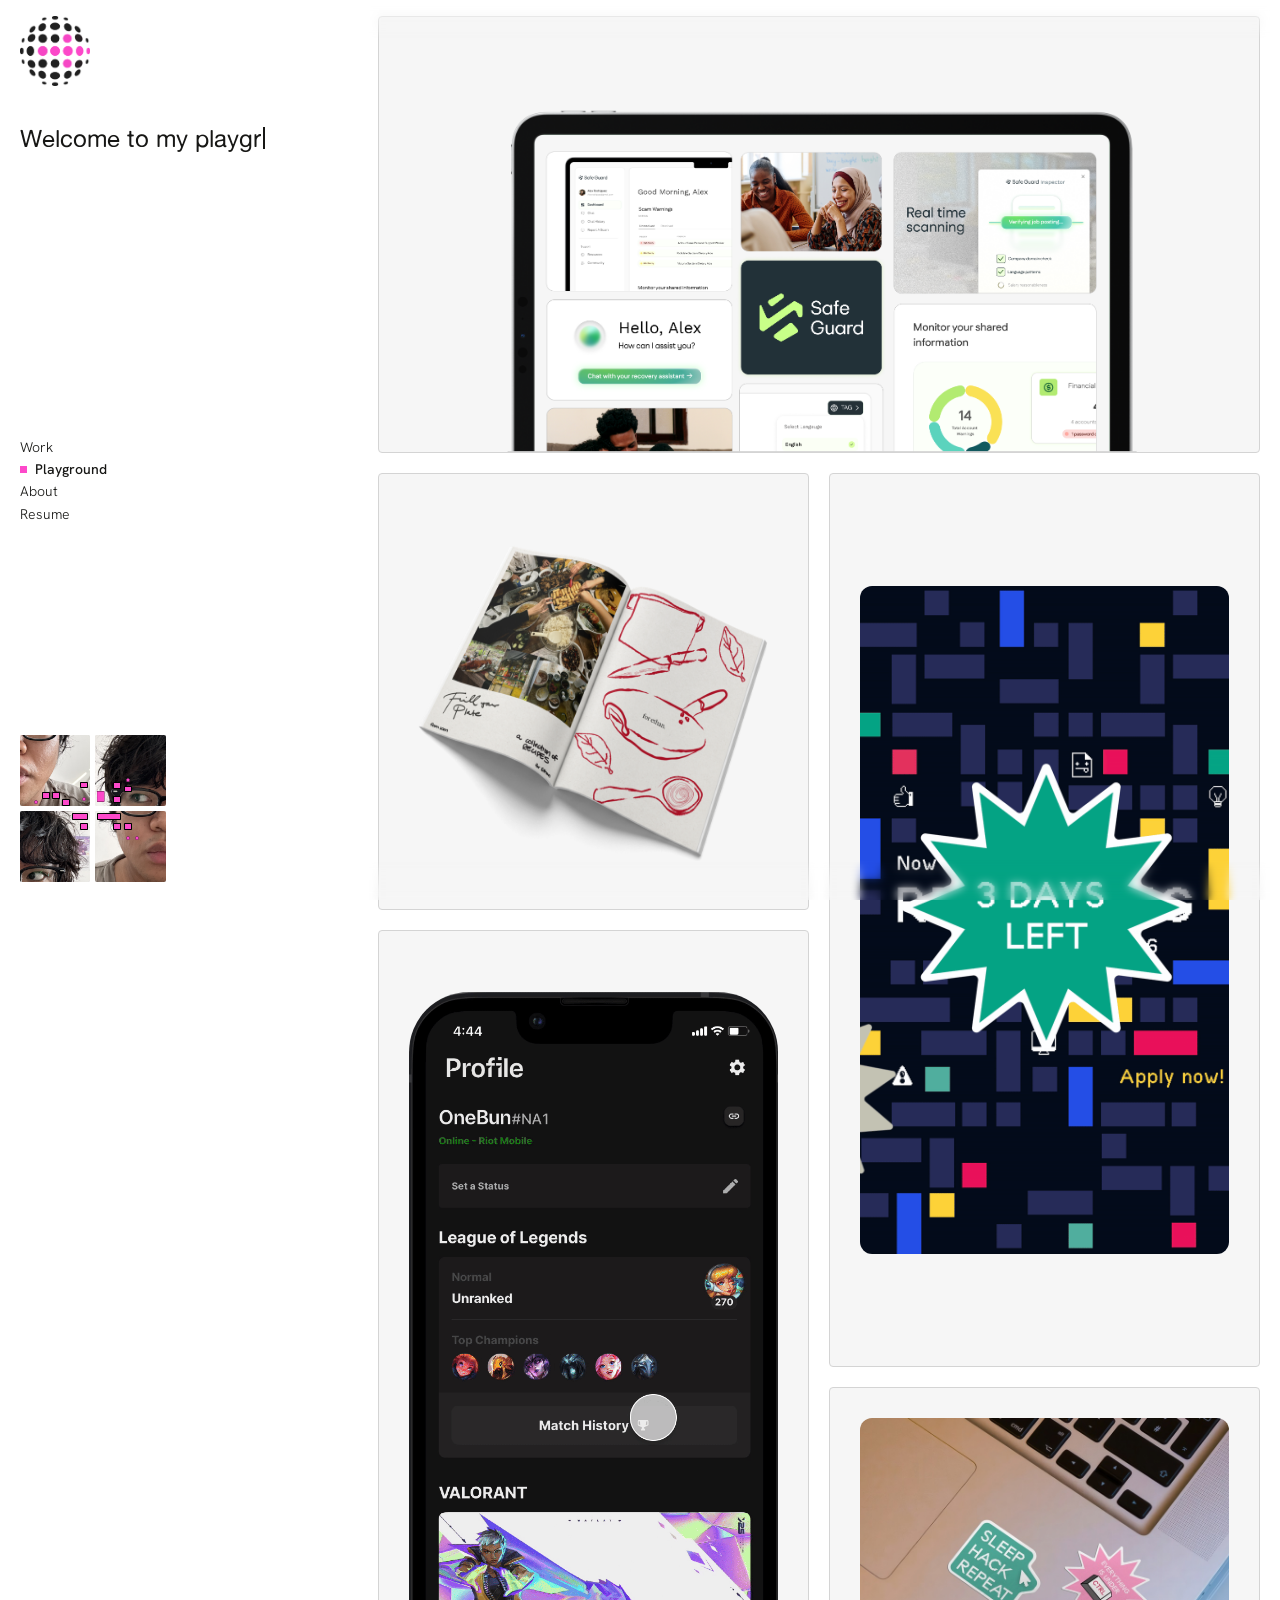
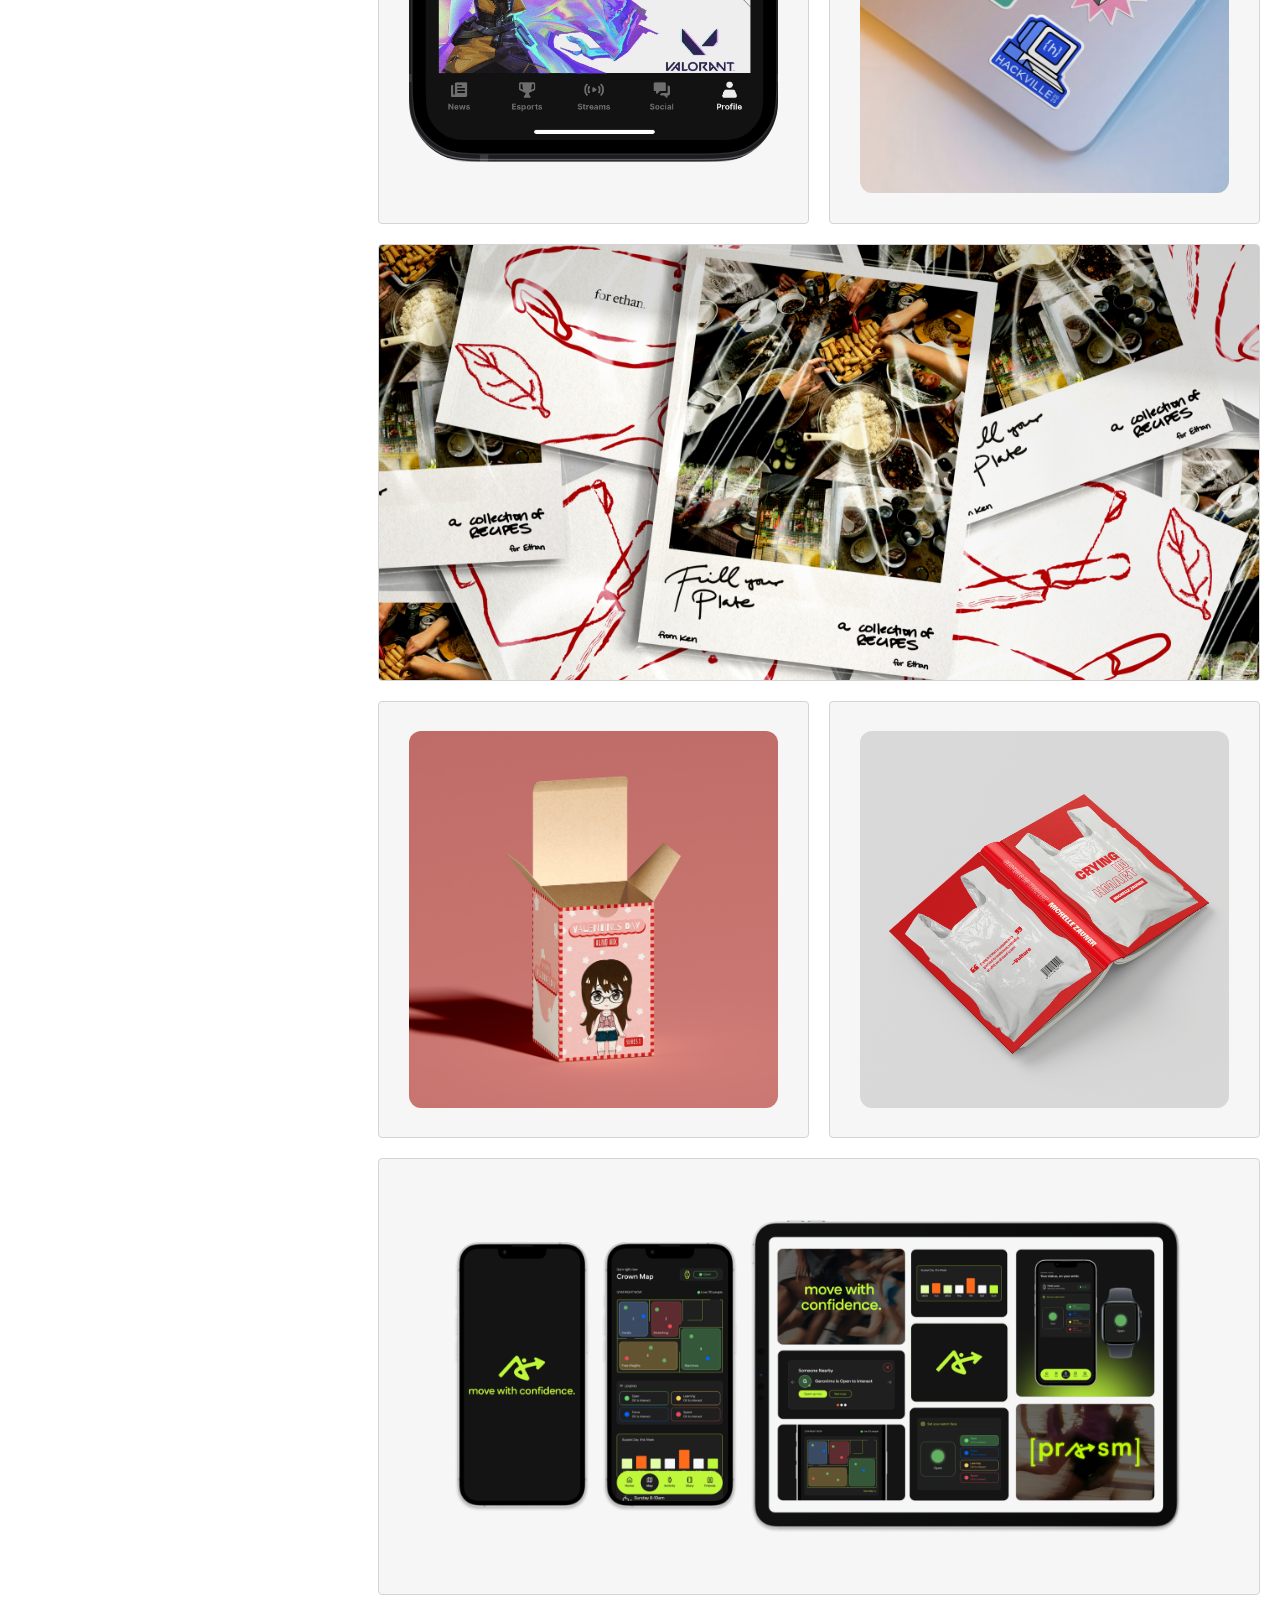
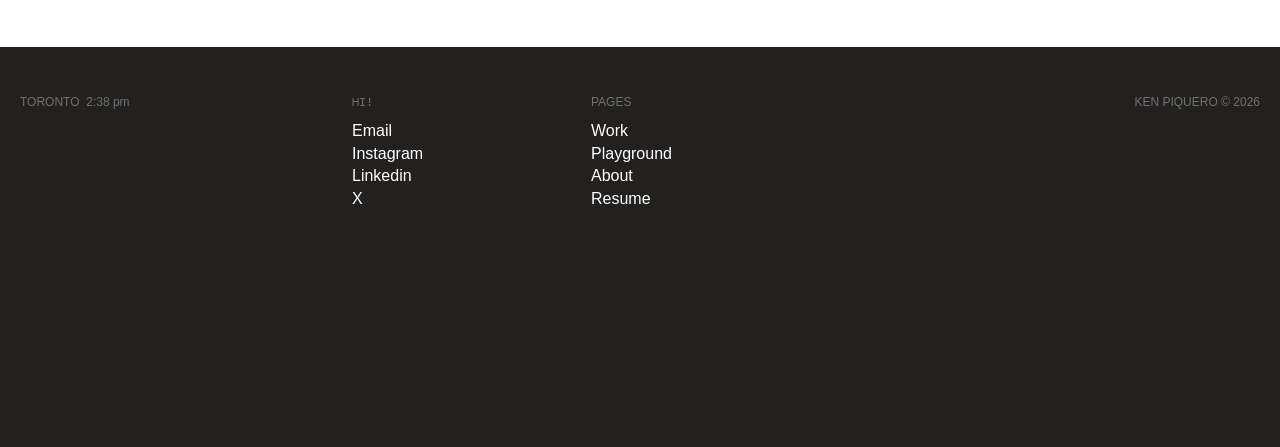
<file: playground.html>
<!doctype html>
<html lang="en">
<head>
  <meta charset="utf-8" />
  <meta name="viewport" content="width=device-width, initial-scale=1" />
  <title>Playground — Ken Piquero</title>
  <meta name="description" content="Ken Piquero is a product designer with a background in e-commerce." />
  <link rel="icon" type="image/png" sizes="192x192" href="assets/favicon.png" />
  <link rel="apple-touch-icon" href="assets/apple-touch-icon.png" />
  <link rel="preconnect" href="https://fonts.googleapis.com" />
  <link rel="preconnect" href="https://fonts.gstatic.com" crossorigin />
  <link href="https://fonts.googleapis.com/css2?family=DM+Mono&family=Hanken+Grotesk:wght@300;400;500;700&display=swap" rel="stylesheet" />
  <link rel="stylesheet" href="styles.css" />
  <script>document.documentElement.classList.add("js")</script>
</head>
<body>
  <div class="page">
    <!-- Side nav -->
    <aside class="sidenav">
      <button class="menu-toggle" type="button" aria-expanded="false" aria-controls="site-nav" aria-label="Open menu"><span class="menu-toggle__bar"></span><span class="menu-toggle__bar"></span><span class="menu-toggle__bar"></span></button>
      <div class="intro">
        <a class="logo-link" href="index.html" aria-label="Ken Piquero, home"><img class="logo" src="assets/discoball.gif" width="70" height="70" alt="" /></a>
        <div class="intro__text">
          <div class="intro__copy">
            <h1 class="intro__title" data-typewriter aria-label="Welcome to my playground :3">Welcome to my playground :3</h1>
            <p class="intro__bio appear" style="--d:0ms">A collection of fun projects, WIPs and things I like to remember.</p>
          </div>
        </div>
      </div>

      <nav class="pages" id="site-nav" aria-label="Pages">
        <a class="pages__link" href="index.html"><span class="pages__label">Work</span></a>
        <a class="pages__link is-active" href="playground.html" aria-current="page"><span class="pages__label">Playground</span></a>
        <a class="pages__link" href="about.html"><span class="pages__label">About</span></a>
        <a class="pages__link" href="https://drive.google.com/file/d/1MmYF3_zvHkycv5jFG_6_oVnmKX8XQRYW/view?usp=sharing" target="_blank" rel="noopener"><span class="pages__label">Resume</span></a>
      </nav>

      <!-- Photo puzzle: drag a tile to swap it clockwise, click a tile to flip its photo -->
      <div class="puzzle" aria-label="Photo puzzle — drag a tile to swap it clockwise, click to change its photo">
        <button class="tile" data-piece="1" type="button" aria-label="Puzzle piece 1" aria-pressed="false">
          <span class="tile__face tile__face--a">
            <img class="tile__photo" src="assets/me-photo.jpg" alt="" style="height:315.94%;left:-113.07%;top:-184.95%;width:240.09%" />
            <span class="sticker" style="left:59.97px;top:47px"></span>
            <img class="star" src="assets/star.svg" width="4.26034" height="4.12428" alt="" style="left:61.68px;top:62.37px" />
            <span class="sticker" style="left:41.96px;top:64.4px"></span>
            <span class="sticker" style="left:31.97px;top:57.49px"></span>
            <span class="sticker" style="left:21.99px;top:57.49px"></span>
            <img class="star" src="assets/star.svg" width="4.26034" height="4.12428" alt="" style="left:13.71px;top:65.28px" />
          </span>
          <span class="tile__face tile__face--b">
            <img class="tile__photo" src="assets/me-photo-2.jpg" alt="" style="height:209.92%;left:-57.9%;top:-0.03%;width:378.38%" />
          </span>
        </button>
        <button class="tile" data-piece="2" type="button" aria-label="Puzzle piece 2" aria-pressed="false">
          <span class="tile__face tile__face--a">
            <img class="tile__photo" src="assets/me-photo.jpg" alt="" style="height:315.94%;left:-0.21%;top:-73.68%;width:236.71%" />
            <img class="sticker-rect" src="assets/sticker-rect.svg" width="7.68155" height="10.7542" alt="" style="left:2px;top:56.36px" />
            <img class="star" src="assets/star.svg" width="4.26034" height="4.12428" alt="" style="left:31.11px;top:42.64px" />
            <span class="sticker" style="left:29.4px;top:51.07px"></span>
            <span class="sticker" style="left:17.93px;top:47.41px"></span>
            <span class="sticker" style="left:17.93px;top:61.14px"></span>
          </span>
          <span class="tile__face tile__face--b">
            <img class="tile__photo" src="assets/me-photo-2.jpg" alt="" style="height:209.92%;left:-169.32%;top:-0.03%;width:378.38%" />
          </span>
        </button>
        <button class="tile" data-piece="3" type="button" aria-label="Puzzle piece 3" aria-pressed="false">
          <span class="tile__face tile__face--a">
            <img class="tile__photo" src="assets/me-photo.jpg" alt="" style="height:315.94%;left:-113.07%;top:-73.68%;width:240.09%" />
            <span class="sticker" style="left:52px;top:2px;width:16.131px;height:6.913px"></span>
            <span class="sticker" style="left:60.03px;top:12.26px"></span>
          </span>
          <span class="tile__face tile__face--b">
            <img class="tile__photo" src="assets/me-photo-2.jpg" alt="" style="height:209.92%;left:-57.9%;top:-109.89%;width:378.38%" />
          </span>
        </button>
        <button class="tile" data-piece="4" type="button" aria-label="Puzzle piece 4" aria-pressed="false">
          <span class="tile__face tile__face--a">
            <img class="tile__photo" src="assets/me-photo.jpg" alt="" style="height:315.94%;left:-0.21%;top:-183.54%;width:236.71%" />
            <span class="sticker" style="left:2px;top:2px;width:23.813px;height:6.913px"></span>
            <img class="star" src="assets/star.svg" width="4.26034" height="4.12428" alt="" style="left:31.11px;top:24.89px" />
            <img class="star" src="assets/star.svg" width="4.26034" height="4.12428" alt="" style="left:39.81px;top:24.89px" />
            <span class="sticker" style="left:29.4px;top:12.26px"></span>
            <span class="sticker" style="left:17.93px;top:12.26px"></span>
          </span>
          <span class="tile__face tile__face--b" style="left:1px;width:70px">
            <img class="tile__photo" src="assets/me-photo-2.jpg" alt="" style="height:209.92%;left:-169.32%;top:-109.89%;width:378.38%" />
          </span>
        </button>
      </div>
    </aside>

    <main class="playground">
      <a class="pg-tile pg-tile--wide" href="https://www.figma.com/deck/y7GQCiKToL69L5lKDEhT8K/SafeGuard_Pitch?node-id=1-144&amp;p=f&amp;viewport=425%2C262%2C0.24&amp;t=0BwFdKjF8k5lErn6-1&amp;scaling=min-zoom&amp;content-scaling=fixed&amp;page-id=0%3A1" target="_blank" rel="noopener">
        <img class="pg-media pg-ipad" src="assets/playground/safeguard-ipad.png" alt="Safe Guard dashboard on an iPad" />
        <p class="pg-caption">Winning pitch deck for Red Threads Innovation’s tackling online harm challenge!</p>
      </a>

      <div class="pg-tile" tabindex="0">
        <div class="pg-media pg-crop" style="height:98.86%;aspect-ratio:431/432">
          <img src="assets/playground/recipe-book.png" alt="Open recipe book with red illustrations" style="height:100%;width:133.46%;left:-16.92%;top:-4.65%" />
        </div>
        <p class="pg-caption">Made a recipe book for my friend!</p>
      </div>

      <div class="pg-tile pg-tile--tall" tabindex="0">
        <img class="pg-media pg-shot" src="assets/playground/hackville-reel.gif" alt="Hackville recruiting promo reel" style="height:74.94%;aspect-ratio:377/670" />
        <p class="pg-caption">Promotional video reel I made for Hackville!</p>
      </div>

      <div class="pg-tile pg-tile--tall" tabindex="0">
        <img class="pg-media pg-shot pg-shot--phone" src="assets/playground/valorant-data-viz.gif" alt="Valorant stats screens in a mobile app" style="height:86.35%;aspect-ratio:377/772" />
        <p class="pg-caption">Data visualization project for Valorant on riot mobile app</p>
      </div>

      <div class="pg-tile" tabindex="0">
        <img class="pg-media pg-shot" src="assets/playground/hackville-stickers.jpg" alt="Hackville stickers on a laptop" style="height:86.27%;aspect-ratio:1" />
        <p class="pg-caption">Made stickers to give away to 200+ hackers onsite @ Hackville!</p>
      </div>

      <div class="pg-tile pg-tile--wide" tabindex="0">
        <img class="pg-media pg-cover" src="assets/playground/recipe-book-spreads.png" alt="Recipe book spreads laid out" />
        <p class="pg-caption">Made a recipe book for my friend!</p>
      </div>

      <div class="pg-tile" tabindex="0">
        <div class="pg-media pg-crop" style="height:86.5%;aspect-ratio:377/378">
          <img src="assets/playground/valentines-blind-box.png" alt="Valentine’s blind box packaging" style="height:100.2%;width:133.95%;left:-16.98%;top:-0.1%" />
        </div>
        <p class="pg-caption">Created a valentines blind box design for my friend!</p>
      </div>

      <div class="pg-tile" tabindex="0">
        <div class="pg-media pg-crop" style="height:86.5%;aspect-ratio:377/378">
          <img src="assets/playground/crying-in-hmart.png" alt="Book cover design for Crying in H Mart" style="height:100%;width:133.46%;left:-5.01%;top:0" />
        </div>
        <p class="pg-caption">Old book cover design I made for Crying in Hmart by Michelle Zauner</p>
      </div>

      <div class="pg-tile pg-tile--wide" tabindex="0">
        <img class="pg-media pg-wide-shot" src="assets/playground/thesis-promo.png" alt="Prism fitness app on phones and a tablet" />
        <p class="pg-caption">Promotional material for my thesis project!</p>
      </div>
    </main>
  </div>

  <footer class="footer">
    <p class="footer__label footer__clock">TORONTO&nbsp;&nbsp;<time id="toronto-time">3:13 am</time></p>
    <div class="footer__group">
      <p class="footer__label footer__label--mono">HI!</p>
      <a href="mailto:k3npiquero@gmail.com">Email</a>
      <a href="https://www.instagram.com/oreuqipp/" target="_blank" rel="noopener">Instagram</a>
      <a href="https://www.linkedin.com/in/kenpiquero/" target="_blank" rel="noopener">Linkedin</a>
      <a href="https://x.com/pink_saucee" target="_blank" rel="noopener">X</a>
    </div>
    <div class="footer__group">
      <p class="footer__label">PAGES</p>
      <a href="index.html">Work</a>
      <a href="playground.html">Playground</a>
      <a href="about.html">About</a>
      <a href="https://drive.google.com/file/d/1MmYF3_zvHkycv5jFG_6_oVnmKX8XQRYW/view?usp=sharing" target="_blank" rel="noopener">Resume</a>
    </div>
    <p class="footer__label footer__copy">KEN PIQUERO © 2026</p>
  </footer>

  <script src="script.js"></script>
</body>
</html>
</file>
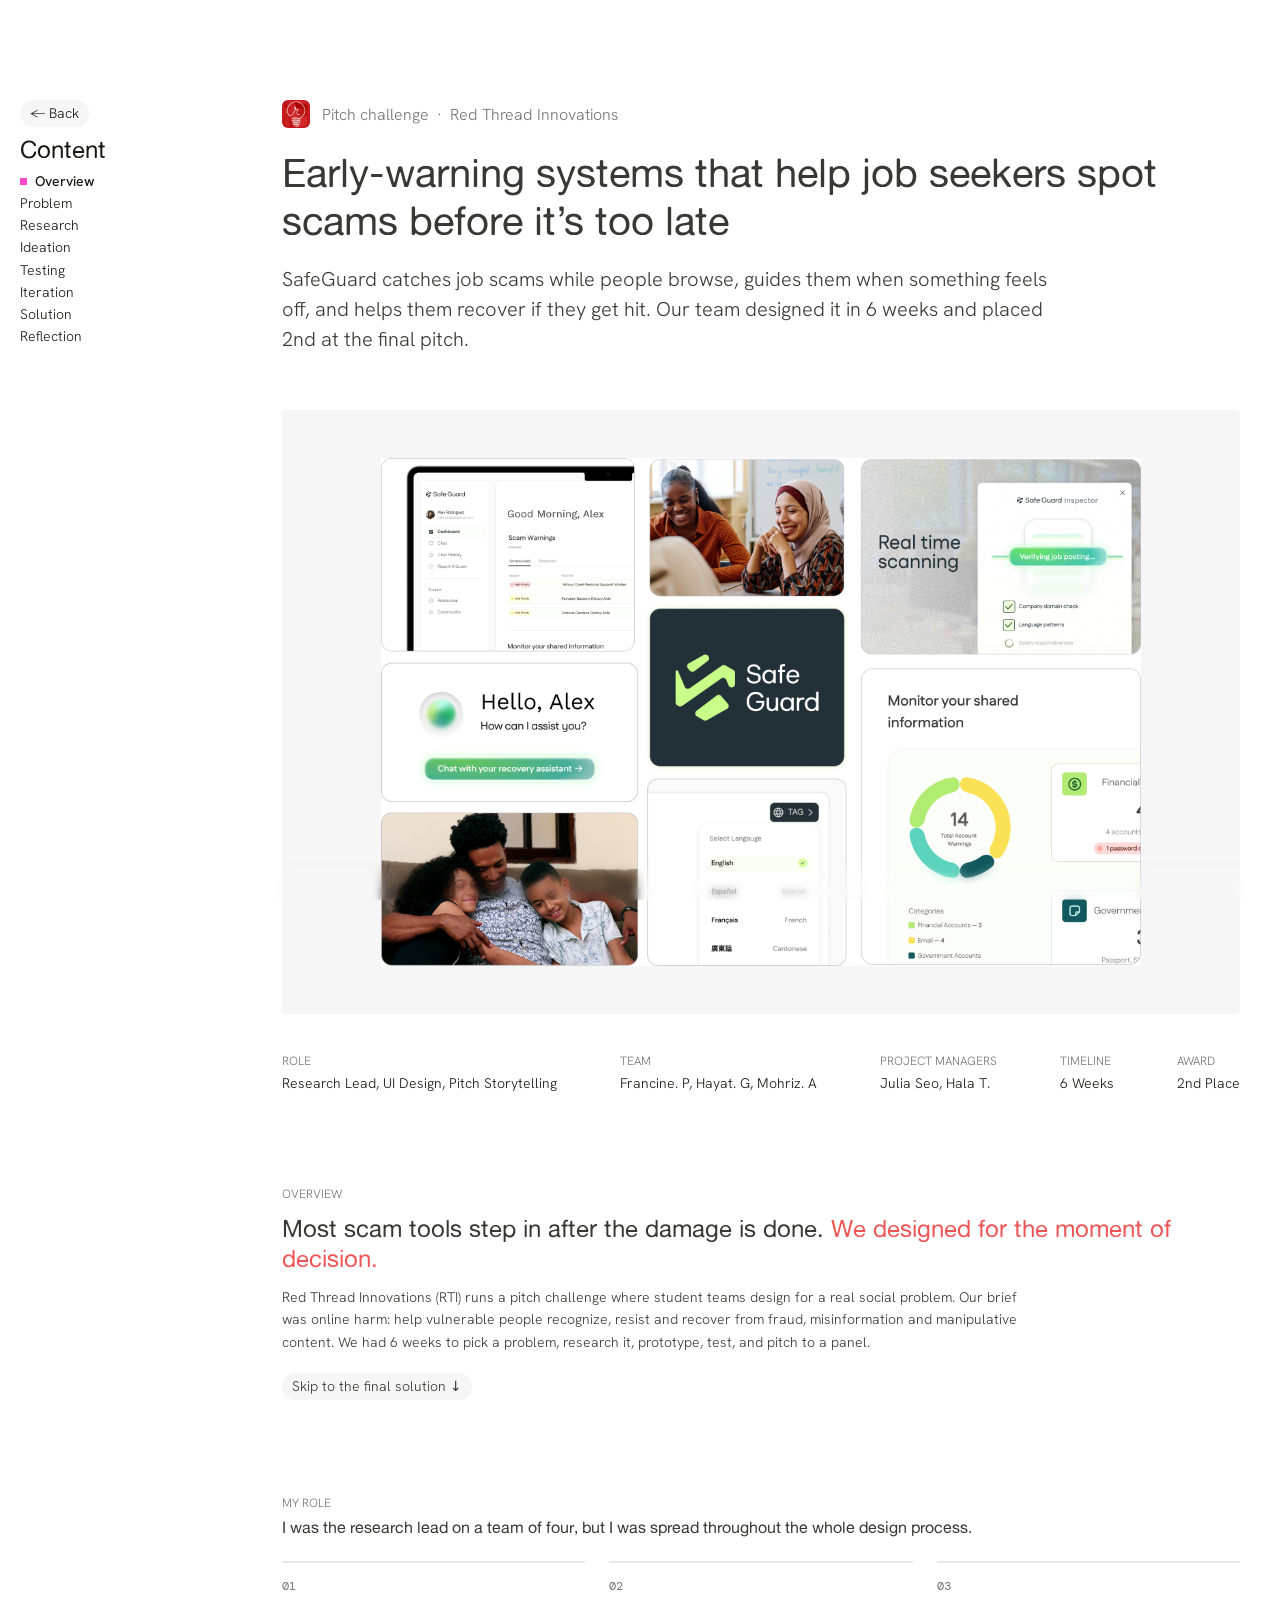
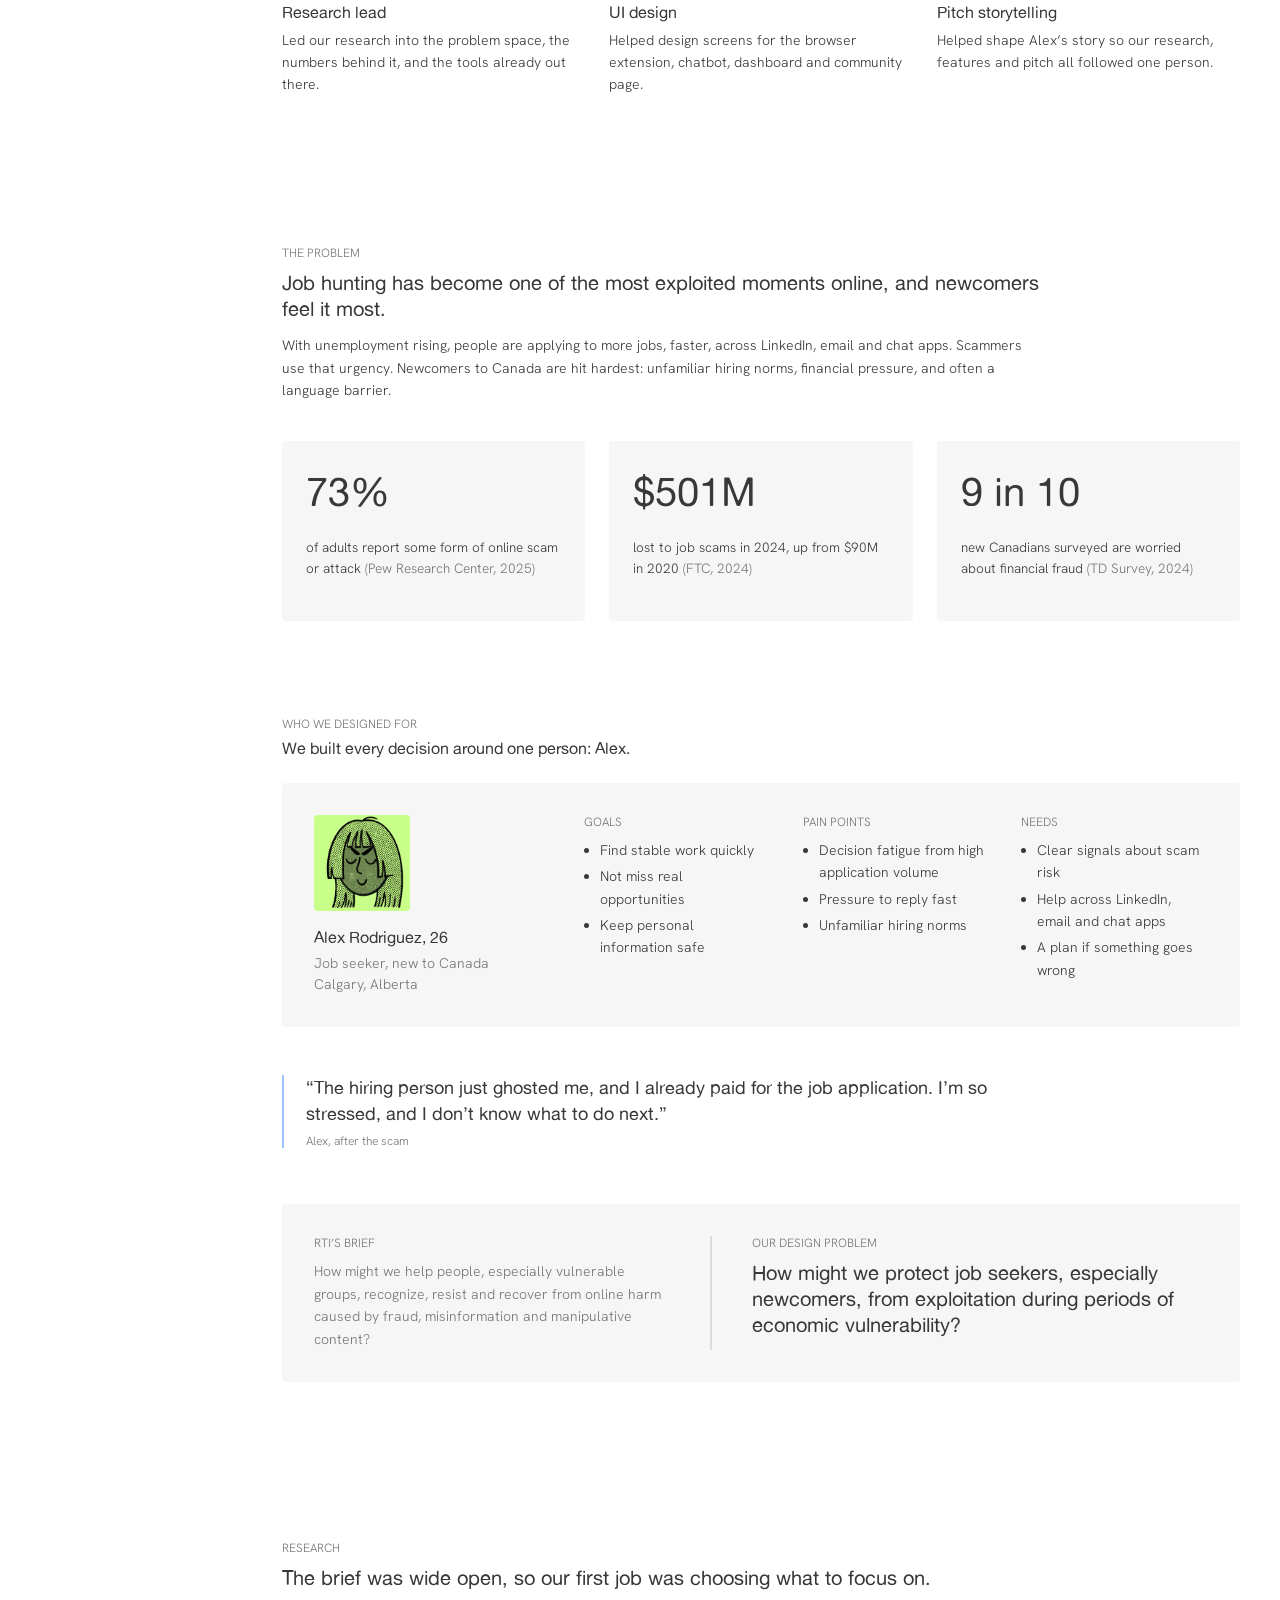
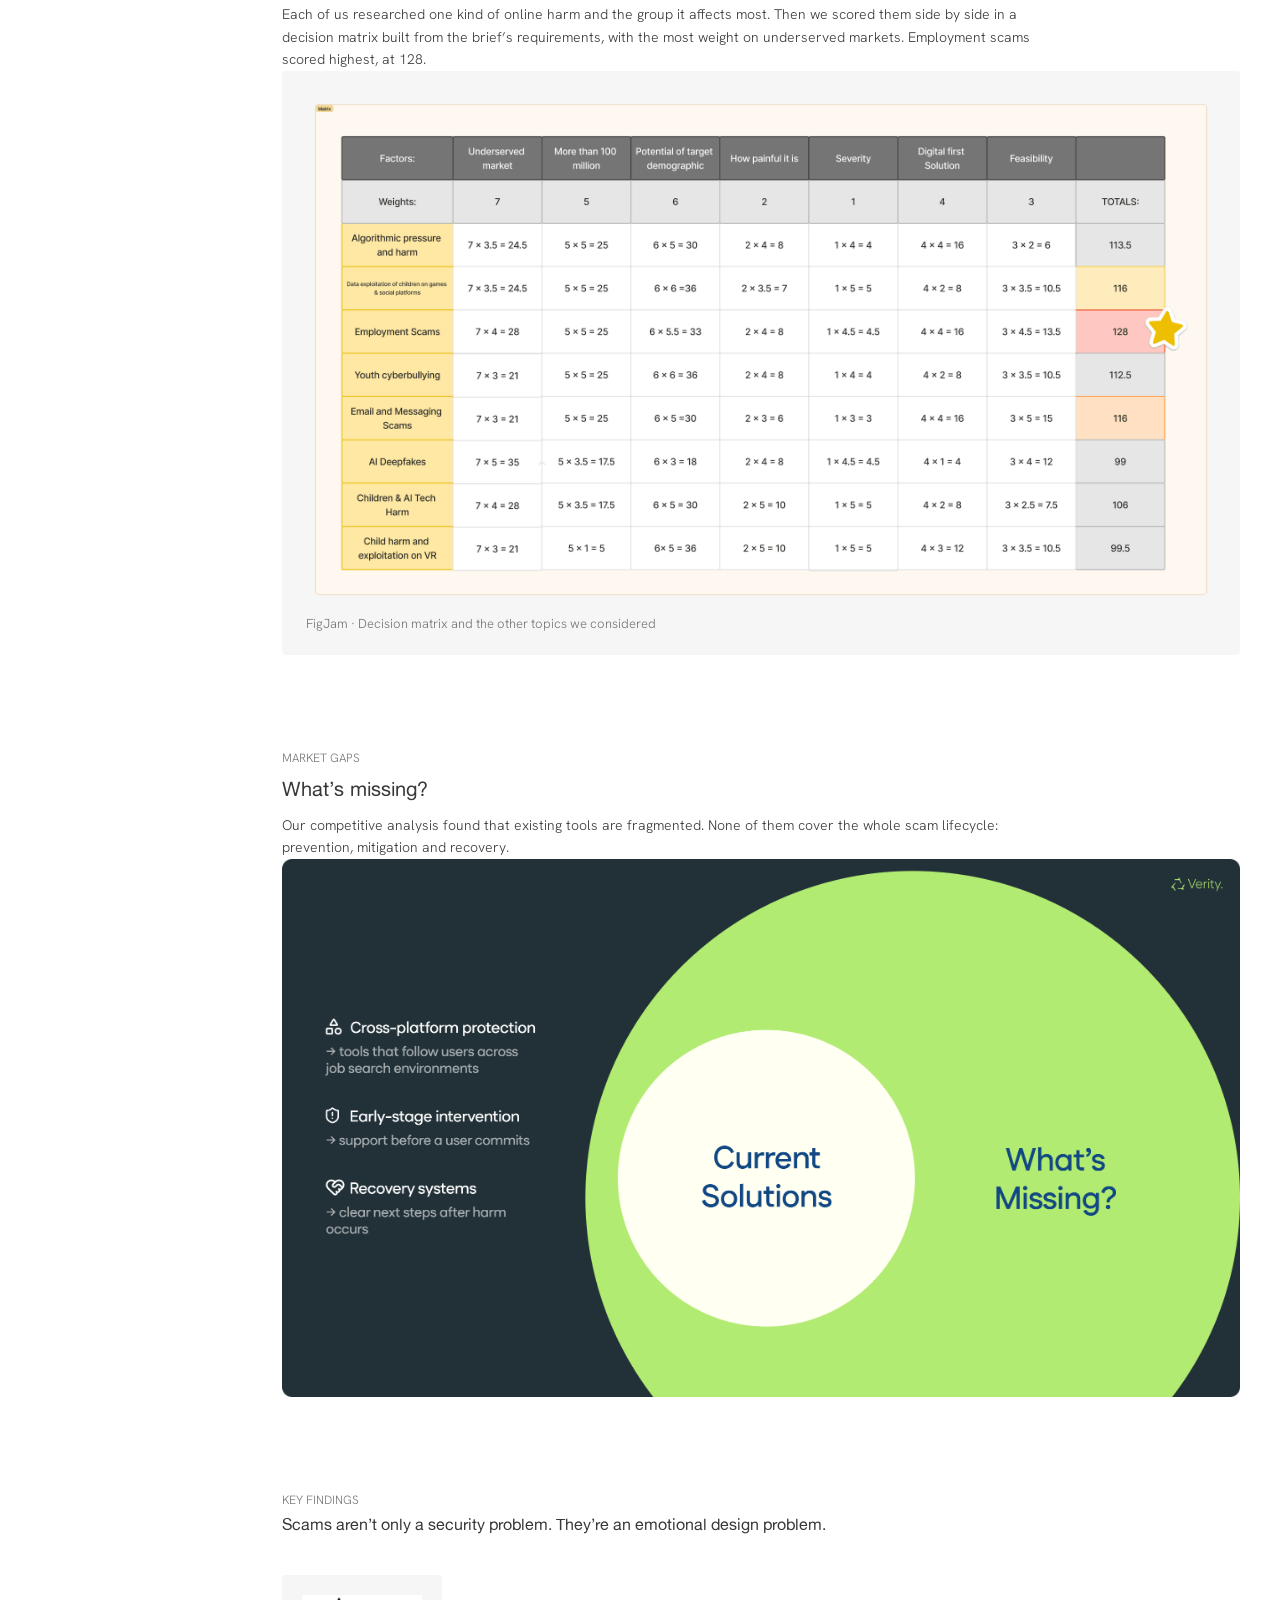
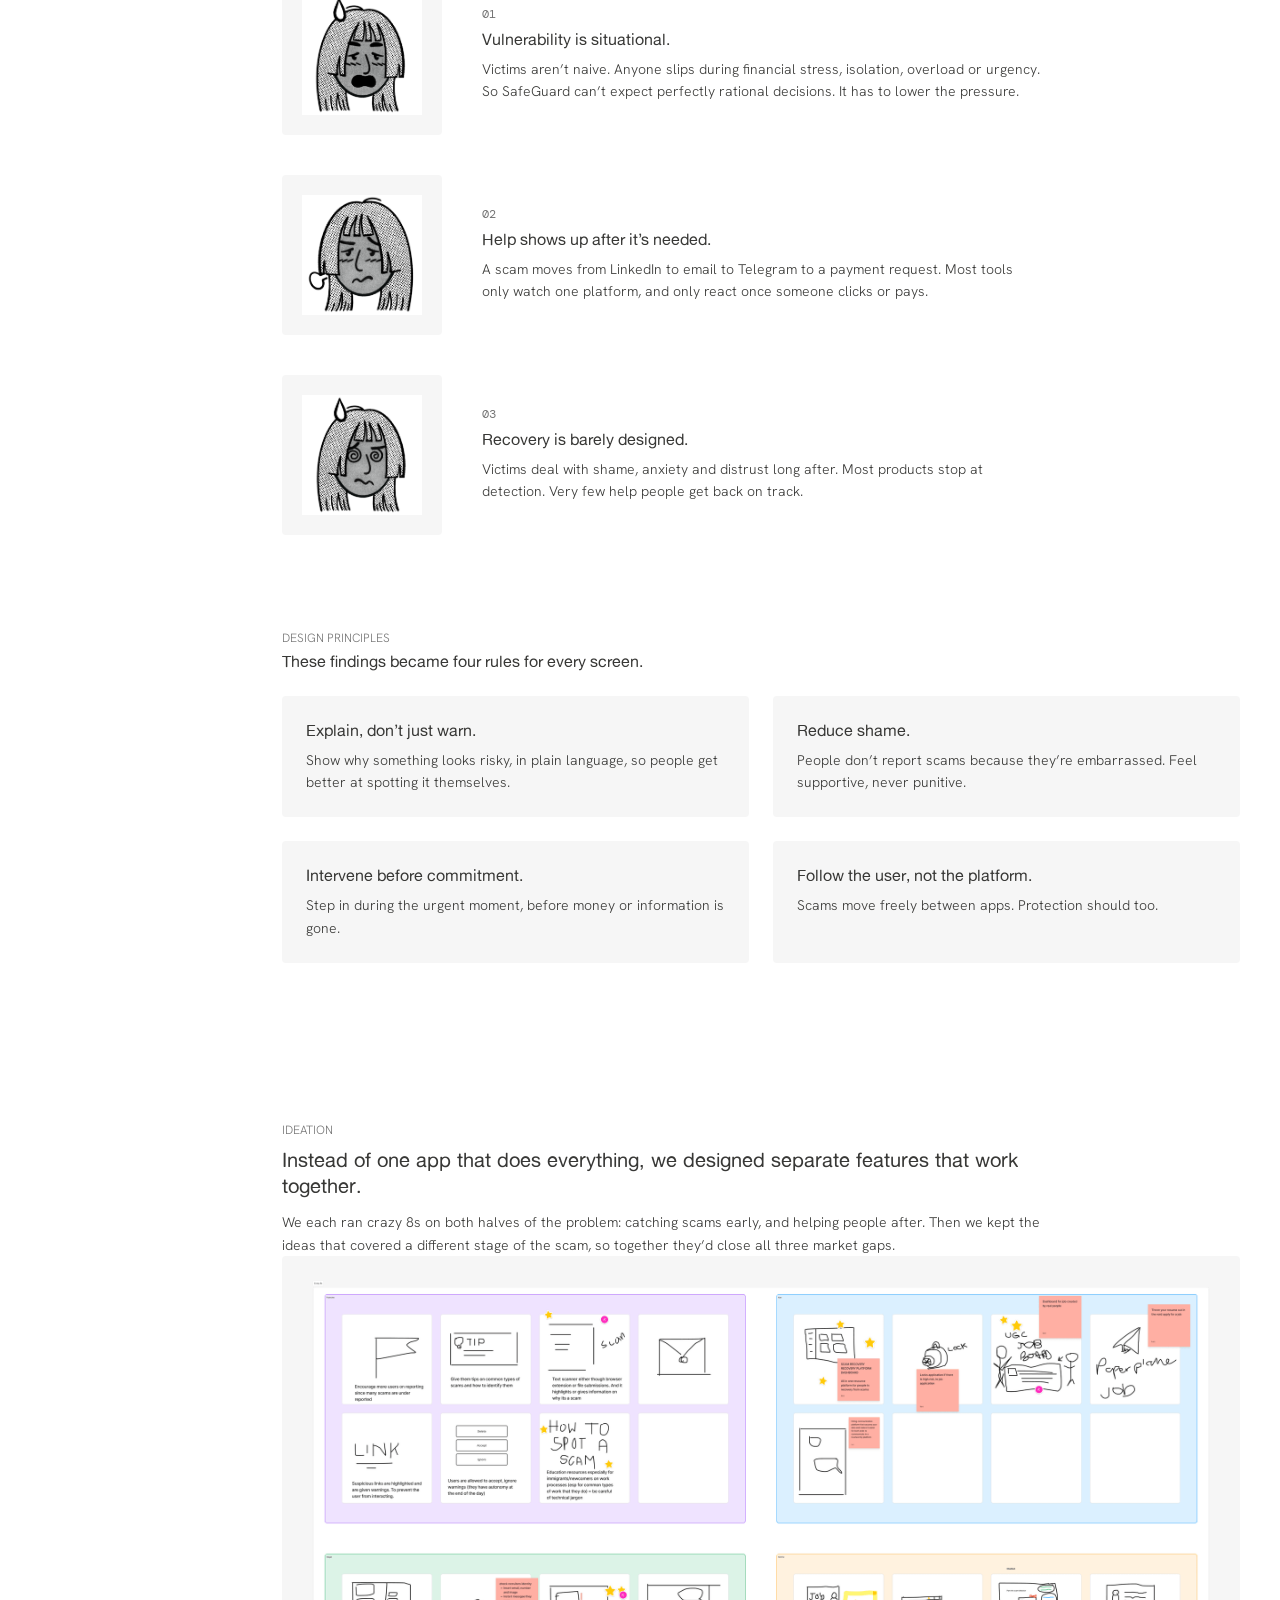
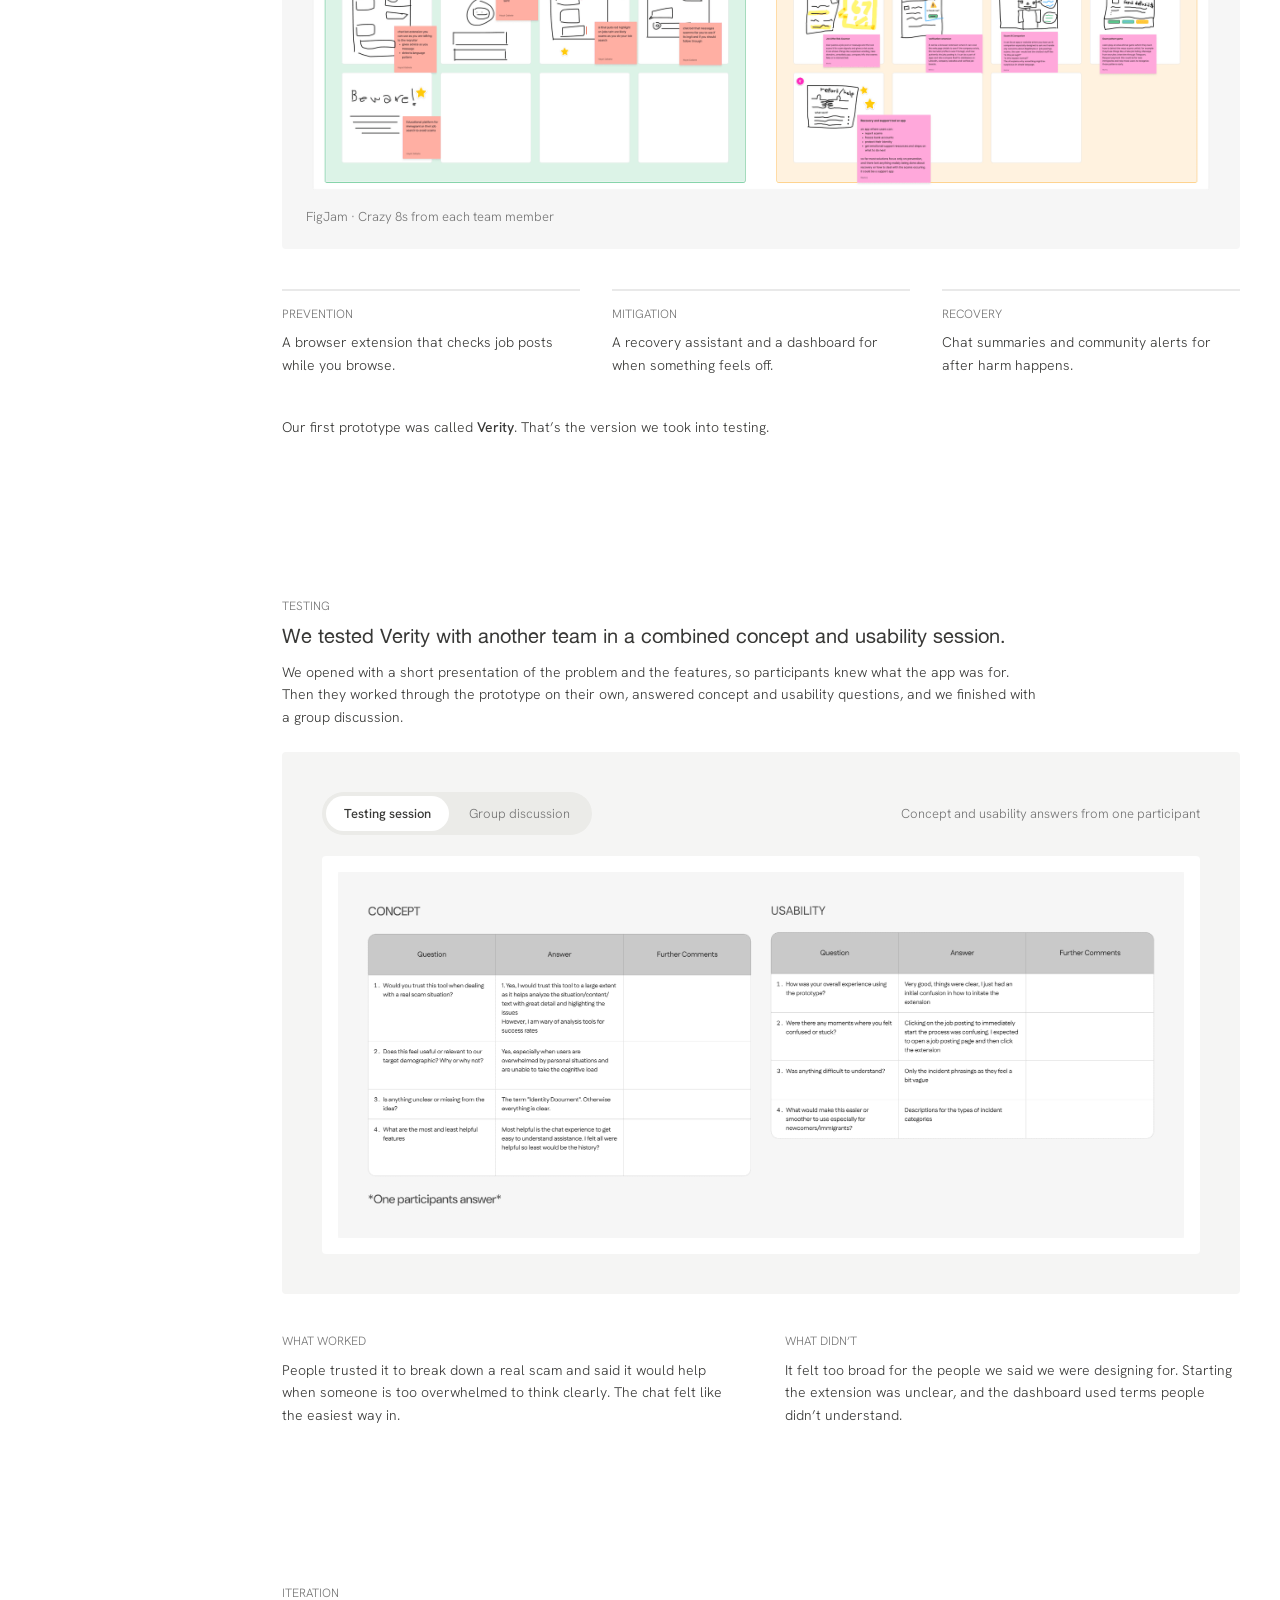
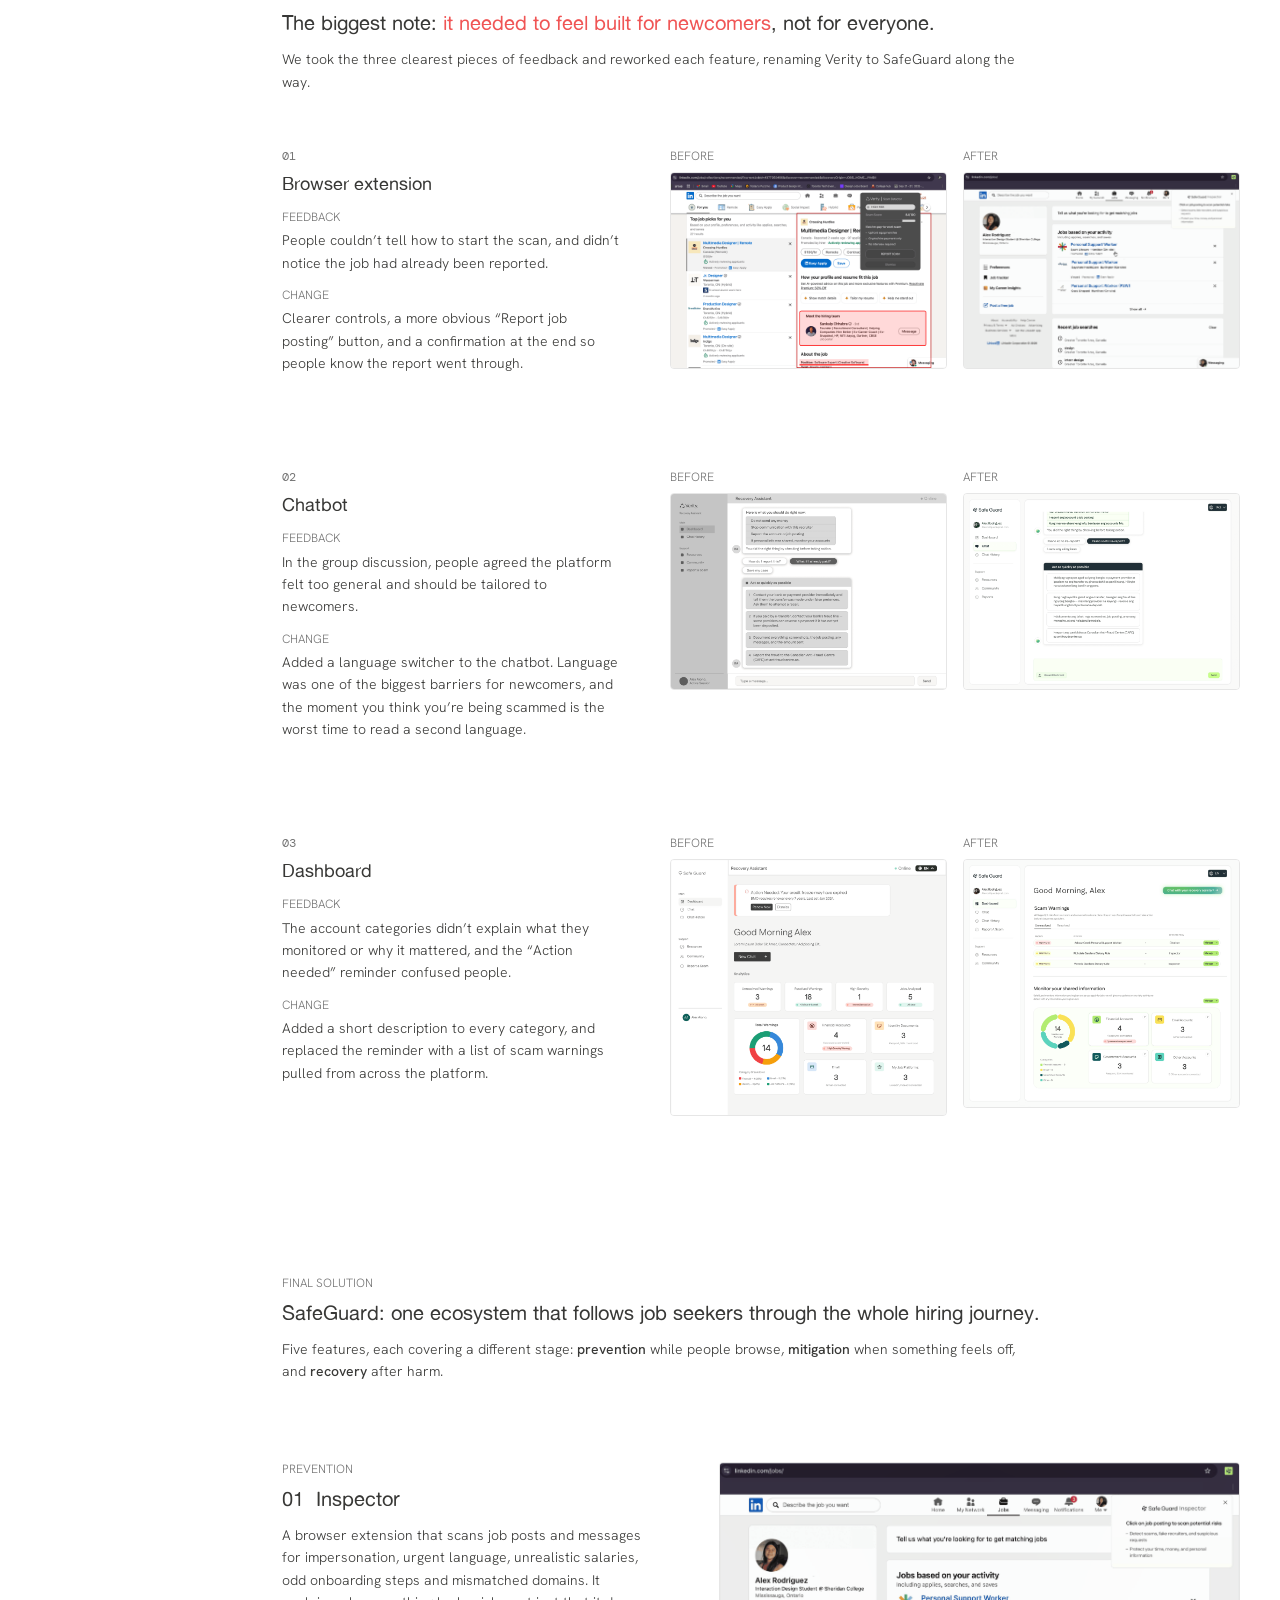
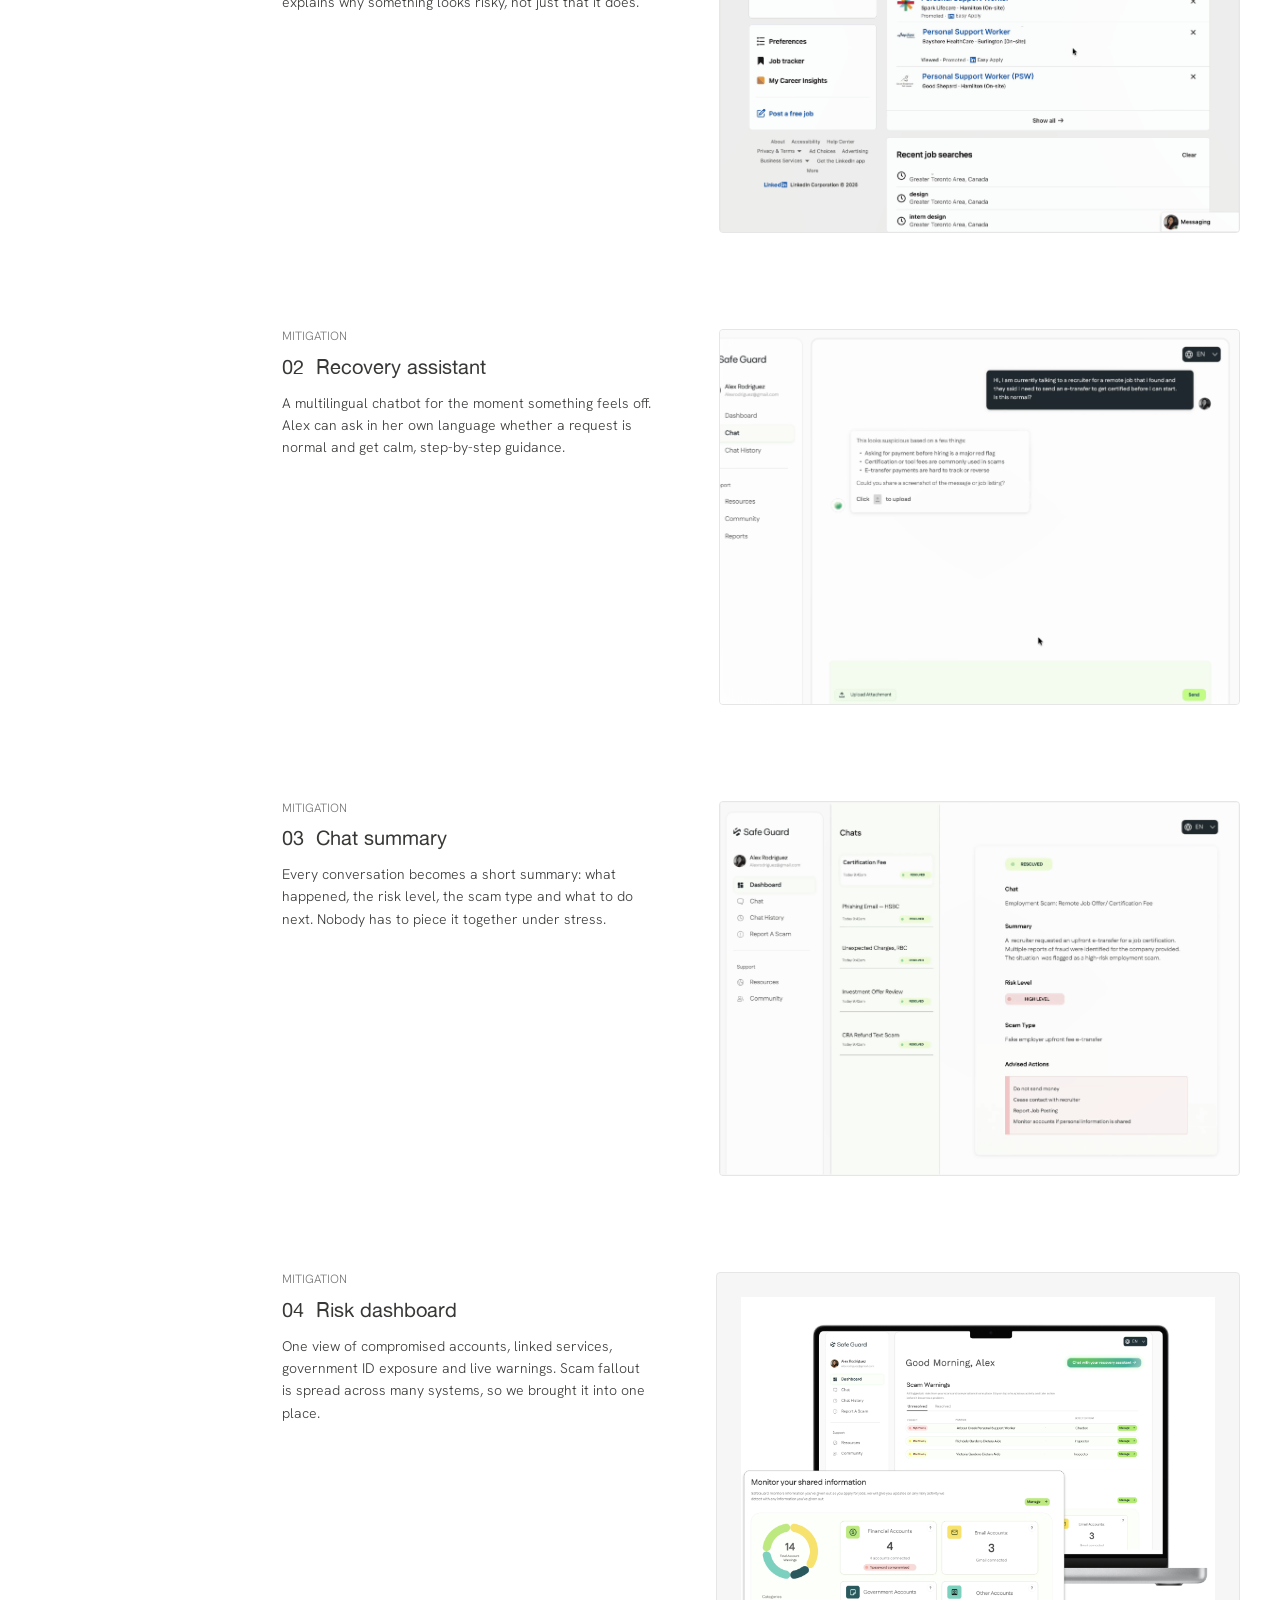
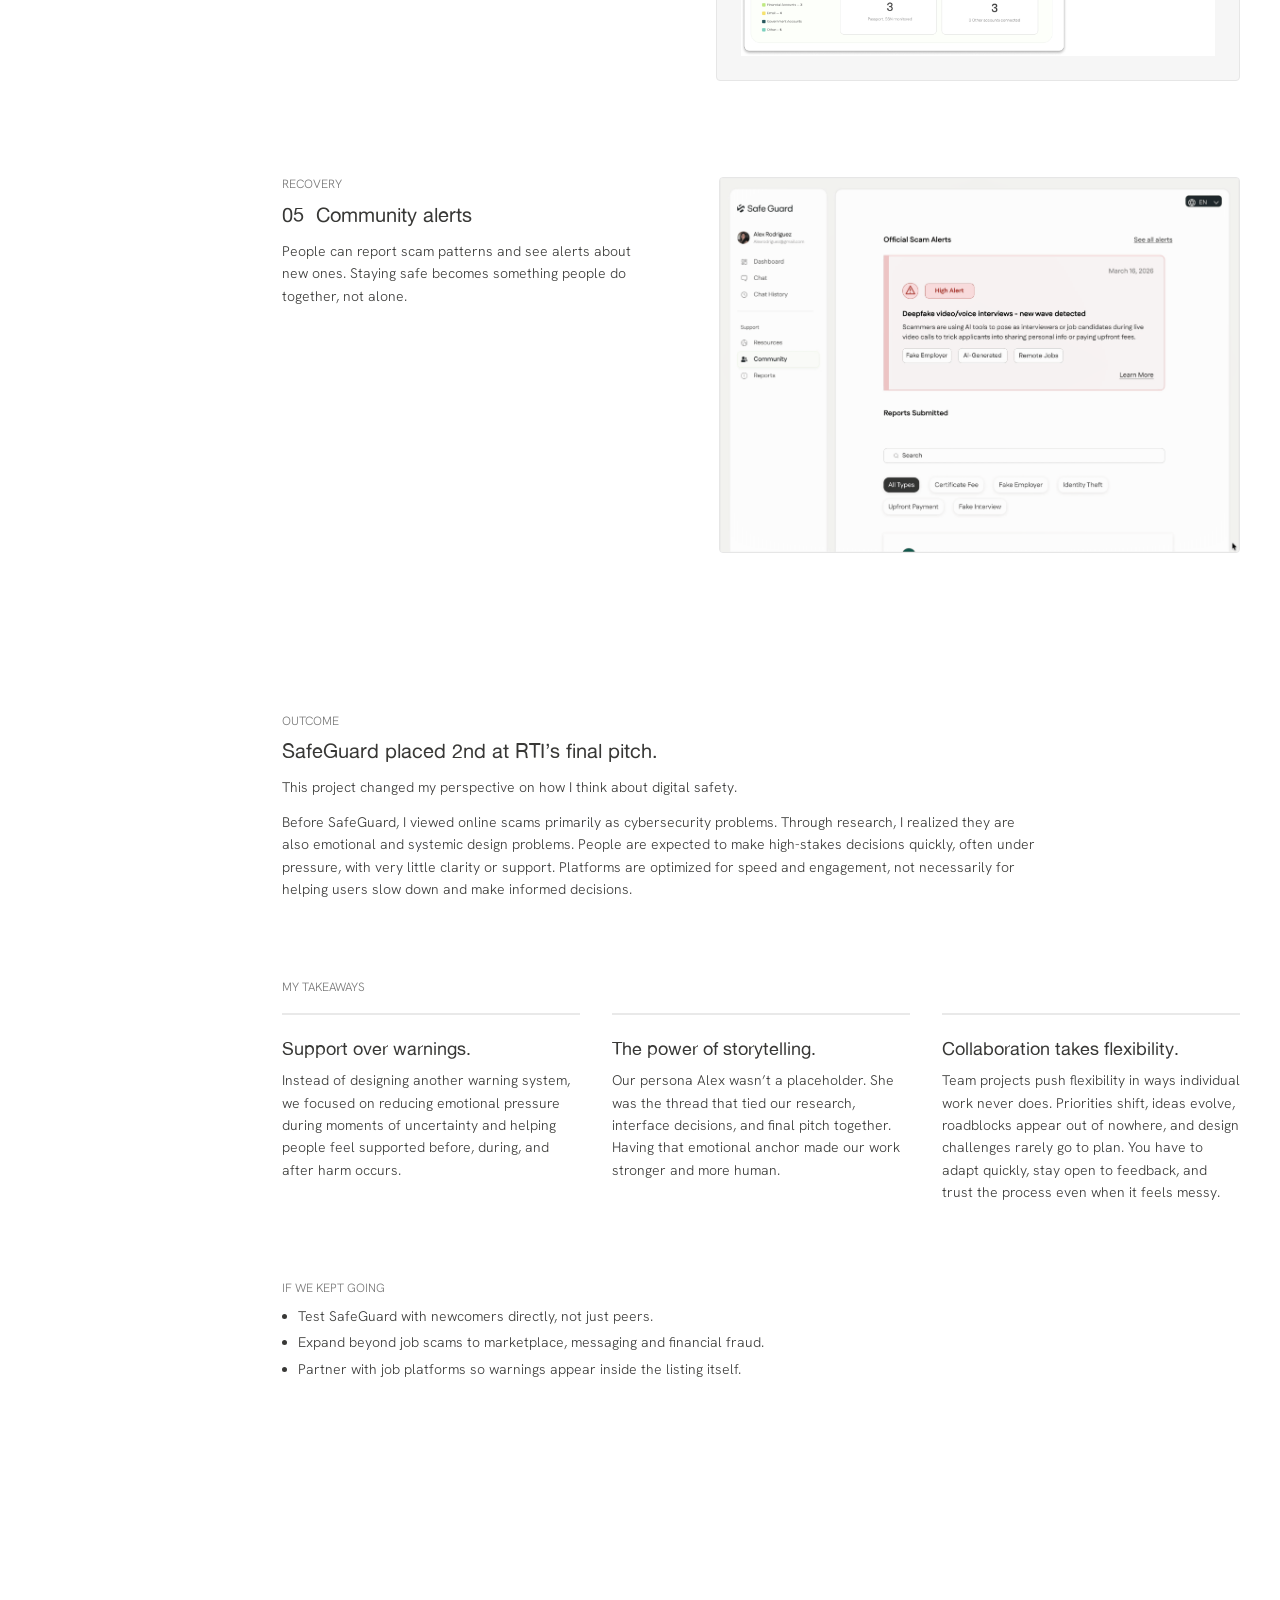
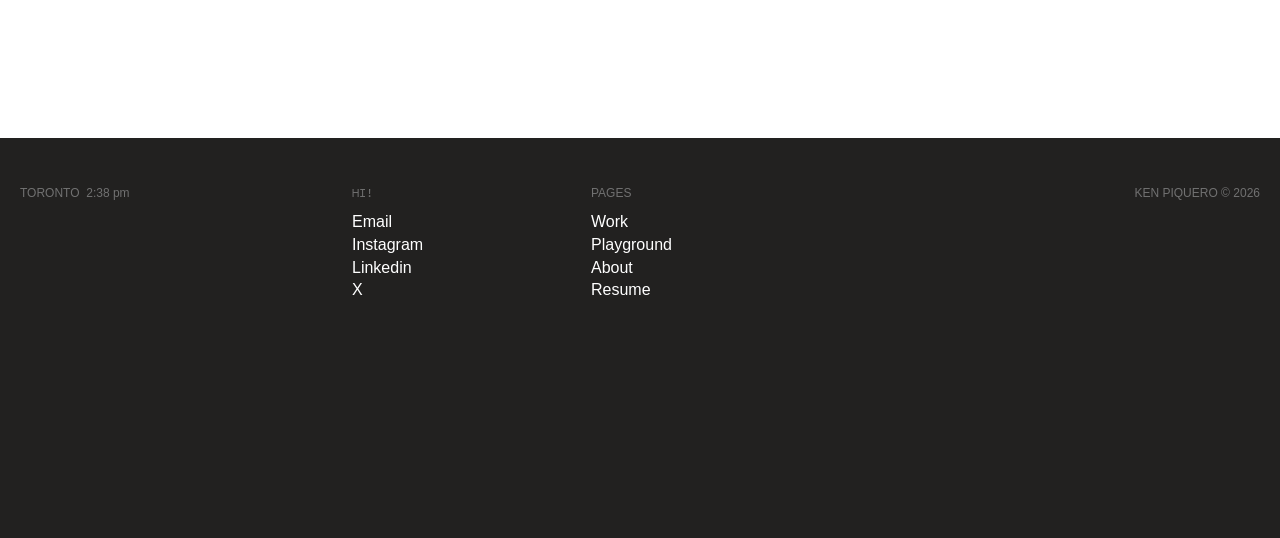
<file: safeguard.html>
<!doctype html>
<html lang="en">
<head>
  <meta charset="utf-8" />
  <meta name="viewport" content="width=device-width, initial-scale=1" />
  <title>SafeGuard — Ken Piquero</title>
  <meta name="description" content="Case study: SafeGuard, a real-time support system that helps job seekers spot, resist and recover from scams. 2nd place in Red Thread Innovations’ Tackling Online Harm pitch challenge." />
  <link rel="icon" type="image/png" sizes="192x192" href="assets/favicon.png" />
  <link rel="apple-touch-icon" href="assets/apple-touch-icon.png" />
  <link rel="preconnect" href="https://fonts.googleapis.com" />
  <link rel="preconnect" href="https://fonts.gstatic.com" crossorigin />
  <link href="https://fonts.googleapis.com/css2?family=DM+Mono&family=Hanken+Grotesk:wght@300;400;500;700&display=swap" rel="stylesheet" />
  <link rel="stylesheet" href="styles.css" />
  <script>document.documentElement.classList.add("js")</script>
</head>
<body class="cs">
  <div class="cs-page">
    <!-- Case study side menu: back + section links (scroll to each section, pink block marks the one in view) -->
    <aside class="cs-aside">
      <nav class="cs-toc" aria-label="Case study sections">
        <a class="chip cs-back" href="index.html">← Back</a>
        <p class="cs-toc__title">Content</p>
        <div class="cs-toc__links">
          <a class="pages__link is-active" href="#overview" aria-current="true"><span class="pages__label">Overview</span></a>
          <a class="pages__link" href="#problem"><span class="pages__label">Problem</span></a>
          <a class="pages__link" href="#research"><span class="pages__label">Research</span></a>
          <a class="pages__link" href="#ideation"><span class="pages__label">Ideation</span></a>
          <a class="pages__link" href="#testing"><span class="pages__label">Testing</span></a>
          <a class="pages__link" href="#iteration"><span class="pages__label">Iteration</span></a>
          <a class="pages__link" href="#solution"><span class="pages__label">Solution</span></a>
          <a class="pages__link" href="#reflection"><span class="pages__label">Reflection</span></a>
        </div>
      </nav>
    </aside>

    <main class="cs-main">
      <!-- ===== Overview ===== -->
      <section id="overview" class="cs-section">
        <div class="cs-metaline">
          <img class="cs-logo cs-logo--img" src="assets/safeguard/rti-logo.png" width="28" height="28" alt="Red Thread Innovations logo" />
          <p>Pitch challenge&nbsp;&nbsp;·&nbsp;&nbsp;Red Thread Innovations</p>
        </div>
        <h1 class="cs-h1">Early-warning systems that help job seekers spot scams before it’s too late</h1>
        <p class="cs-lede">SafeGuard catches job scams while people browse, guides them when something feels off, and helps them recover if they get hit. Our team designed it in 6 weeks and placed 2nd at the final pitch.</p>

        <div class="cs-panel sg-hero">
          <img src="assets/safeguard/collage.png" alt="SafeGuard screens: dashboard, recovery assistant, scam inspector and account monitoring" />
        </div>

        <dl class="cs-facts">
          <div><dt>Role</dt><dd>Research Lead, UI Design, Pitch Storytelling</dd></div>
          <div><dt>Team</dt><dd>Francine. P, Hayat. G, Mohriz. A</dd></div>
          <div><dt>Project Managers</dt><dd>Julia Seo, Hala T.</dd></div>
          <div><dt>Timeline</dt><dd>6 Weeks</dd></div>
          <div><dt>Award</dt><dd>2nd Place</dd></div>
        </dl>

        <p class="cs-eyebrow cs-mt-96">Overview</p>
        <h2 class="cs-statement">Most scam tools step in after the damage is done. <span class="cs-red">We designed for the moment of decision.</span></h2>
        <p class="cs-body sg-lead">Red Thread Innovations (RTI) runs a pitch challenge where student teams design for a real social problem. Our brief was online harm: help vulnerable people recognize, resist and recover from fraud, misinformation and manipulative content. We had 6 weeks to pick a problem, research it, prototype, test, and pitch to a panel.</p>
        <a class="chip sg-skip" href="#solution">Skip to the final solution ↓</a>

        <p class="cs-eyebrow cs-mt-96">My role</p>
        <h3 class="cs-h4">I was the research lead on a team of four, but I was spread throughout the whole design process.</h3>
        <div class="sg-roles cs-mt-24">
          <div class="sg-role"><p class="sg-num">01</p><h4 class="cs-h4">Research lead</h4><p class="cs-body">Led our research into the problem space, the numbers behind it, and the tools already out there.</p></div>
          <div class="sg-role"><p class="sg-num">02</p><h4 class="cs-h4">UI design</h4><p class="cs-body">Helped design screens for the browser extension, chatbot, dashboard and community page.</p></div>
          <div class="sg-role"><p class="sg-num">03</p><h4 class="cs-h4">Pitch storytelling</h4><p class="cs-body">Helped shape Alex’s story so our research, features and pitch all followed one person.</p></div>
        </div>
      </section>

      <!-- ===== Problem ===== -->
      <section id="problem" class="cs-section cs-mt-150">
        <p class="cs-eyebrow">The problem</p>
        <h2 class="cs-h2">Job hunting has become one of the most exploited moments online, and newcomers feel it most.</h2>
        <p class="cs-body">With unemployment rising, people are applying to more jobs, faster, across LinkedIn, email and chat apps. Scammers use that urgency. Newcomers to Canada are hit hardest: unfamiliar hiring norms, financial pressure, and often a language barrier.</p>

        <div class="cs-stats sg-stats cs-mt-40">
          <div class="cs-stat"><p class="cs-stat__num">73%</p><p class="cs-stat__text">of adults report some form of online scam or attack <span class="sg-source">(Pew Research Center, 2025)</span></p></div>
          <div class="cs-stat"><p class="cs-stat__num">$501M</p><p class="cs-stat__text">lost to job scams in 2024, up from $90M in 2020 <span class="sg-source">(FTC, 2024)</span></p></div>
          <div class="cs-stat"><p class="cs-stat__num">9 in 10</p><p class="cs-stat__text">new Canadians surveyed are worried about financial fraud <span class="sg-source">(TD Survey, 2024)</span></p></div>
        </div>

        <p class="cs-eyebrow cs-mt-96">Who we designed for</p>
        <h3 class="cs-h4">We built every decision around one person: Alex.</h3>
        <div class="cs-panel sg-persona cs-mt-24">
          <div class="sg-persona__id">
            <img class="sg-persona__face" src="assets/safeguard/alex-hopeful.png" width="96" height="96" alt="Illustration of Alex" />
            <div>
              <h3 class="cs-h4">Alex Rodriguez, 26</h3>
              <p class="sg-persona__meta">Job seeker, new to Canada<br />Calgary, Alberta</p>
            </div>
          </div>
          <div class="sg-persona__cols">
            <div>
              <p class="cs-eyebrow">Goals</p>
              <ul class="sg-list">
                <li>Find stable work quickly</li>
                <li>Not miss real opportunities</li>
                <li>Keep personal information safe</li>
              </ul>
            </div>
            <div>
              <p class="cs-eyebrow">Pain points</p>
              <ul class="sg-list">
                <li>Decision fatigue from high application volume</li>
                <li>Pressure to reply fast</li>
                <li>Unfamiliar hiring norms</li>
              </ul>
            </div>
            <div>
              <p class="cs-eyebrow">Needs</p>
              <ul class="sg-list">
                <li>Clear signals about scam risk</li>
                <li>Help across LinkedIn, email and chat apps</li>
                <li>A plan if something goes wrong</li>
              </ul>
            </div>
          </div>
        </div>

        <blockquote class="cs-quote cs-mt-48">
          <p>“The hiring person just ghosted me, and I already paid for the job application. I’m so stressed, and I don’t know what to do next.”</p>
          <cite>Alex, after the scam</cite>
        </blockquote>

        <div class="sg-hmw cs-mt-56">
          <div>
            <p class="cs-eyebrow">RTI’s brief</p>
            <p class="cs-body">How might we help people, especially vulnerable groups, recognize, resist and recover from online harm caused by fraud, misinformation and manipulative content?</p>
          </div>
          <div class="sg-hmw__ours">
            <p class="cs-eyebrow">Our design problem</p>
            <h3 class="cs-h2">How might we protect job seekers, especially newcomers, from exploitation during periods of economic vulnerability?</h3>
          </div>
        </div>
      </section>

      <!-- ===== Research ===== -->
      <section id="research" class="cs-section cs-mt-159">
        <p class="cs-eyebrow">Research</p>
        <h2 class="cs-h2">The brief was wide open, so our first job was choosing what to focus on.</h2>
        <p class="cs-body">Each of us researched one kind of online harm and the group it affects most. Then we scored them side by side in a decision matrix built from the brief’s requirements, with the most weight on underserved markets. Employment scams scored highest, at 128.</p>
        <figure class="cs-panel sg-figure cs-mt-24">
          <img src="assets/safeguard/figjam-decision-matrix.png" alt="Decision matrix scoring eight online-harm topics; employment scams scored highest at 128" loading="lazy" />
          <figcaption>FigJam · Decision matrix and the other topics we considered</figcaption>
        </figure>

        <p class="cs-eyebrow cs-mt-96">Market gaps</p>
        <h3 class="cs-h2">What’s missing?</h3>
        <p class="cs-body">Our competitive analysis found that existing tools are fragmented. None of them cover the whole scam lifecycle: prevention, mitigation and recovery.</p>
        <figure class="cs-panel sg-figure sg-figure--flush cs-mt-24">
          <img src="assets/safeguard/market-gaps.png" alt="Current solutions sit inside a larger circle of what’s missing: cross-platform protection, early-stage intervention and recovery systems" loading="lazy" />
        </figure>

        <p class="cs-eyebrow cs-mt-96">Key findings</p>
        <h3 class="cs-h4">Scams aren’t only a security problem. They’re an emotional design problem.</h3>
        <div class="sg-insights cs-mt-40">
          <div class="sg-insight">
            <div class="cs-panel sg-insight__art"><img src="assets/safeguard/alex-stressed.png" width="120" height="120" alt="" /></div>
            <div>
              <p class="sg-num">01</p>
              <h4 class="cs-h4">Vulnerability is situational.</h4>
              <p class="cs-body">Victims aren’t naive. Anyone slips during financial stress, isolation, overload or urgency. So SafeGuard can’t expect perfectly rational decisions. It has to lower the pressure.</p>
            </div>
          </div>
          <div class="sg-insight">
            <div class="cs-panel sg-insight__art"><img src="assets/safeguard/alex-worried.png" width="120" height="120" alt="" /></div>
            <div>
              <p class="sg-num">02</p>
              <h4 class="cs-h4">Help shows up after it’s needed.</h4>
              <p class="cs-body">A scam moves from LinkedIn to email to Telegram to a payment request. Most tools only watch one platform, and only react once someone clicks or pays.</p>
            </div>
          </div>
          <div class="sg-insight">
            <div class="cs-panel sg-insight__art"><img src="assets/safeguard/alex-overwhelmed.png" width="120" height="120" alt="" /></div>
            <div>
              <p class="sg-num">03</p>
              <h4 class="cs-h4">Recovery is barely designed.</h4>
              <p class="cs-body">Victims deal with shame, anxiety and distrust long after. Most products stop at detection. Very few help people get back on track.</p>
            </div>
          </div>
        </div>

        <p class="cs-eyebrow cs-mt-96">Design principles</p>
        <h3 class="cs-h4">These findings became four rules for every screen.</h3>
        <div class="sg-principles cs-mt-24">
          <div class="sg-principle"><h4 class="cs-h4">Explain, don’t just warn.</h4><p class="cs-body">Show why something looks risky, in plain language, so people get better at spotting it themselves.</p></div>
          <div class="sg-principle"><h4 class="cs-h4">Reduce shame.</h4><p class="cs-body">People don’t report scams because they’re embarrassed. Feel supportive, never punitive.</p></div>
          <div class="sg-principle"><h4 class="cs-h4">Intervene before commitment.</h4><p class="cs-body">Step in during the urgent moment, before money or information is gone.</p></div>
          <div class="sg-principle"><h4 class="cs-h4">Follow the user, not the platform.</h4><p class="cs-body">Scams move freely between apps. Protection should too.</p></div>
        </div>
      </section>

      <!-- ===== Ideation ===== -->
      <section id="ideation" class="cs-section cs-mt-160">
        <p class="cs-eyebrow">Ideation</p>
        <h2 class="cs-h2">Instead of one app that does everything, we designed separate features that work together.</h2>
        <p class="cs-body">We each ran crazy 8s on both halves of the problem: catching scams early, and helping people after. Then we kept the ideas that covered a different stage of the scam, so together they’d close all three market gaps.</p>
        <figure class="cs-panel sg-figure cs-mt-24">
          <img src="assets/safeguard/figjam-crazy-8s.png" alt="Four rounds of crazy-8s sketches exploring scam alerts, reporting and recovery features" loading="lazy" />
          <figcaption>FigJam · Crazy 8s from each team member</figcaption>
        </figure>

        <div class="cs-cols3 cs-mt-40">
          <div class="cs-col cs-col--tight">
            <img class="cs-line" src="assets/everlasting-quiz/line-351.svg" width="351" height="2" alt="" />
            <p class="cs-eyebrow">Prevention</p>
            <p class="cs-body">A browser extension that checks job posts while you browse.</p>
          </div>
          <div class="cs-col cs-col--tight">
            <img class="cs-line" src="assets/everlasting-quiz/line-351.svg" width="351" height="2" alt="" />
            <p class="cs-eyebrow">Mitigation</p>
            <p class="cs-body">A recovery assistant and a dashboard for when something feels off.</p>
          </div>
          <div class="cs-col cs-col--tight">
            <img class="cs-line" src="assets/everlasting-quiz/line-351.svg" width="351" height="2" alt="" />
            <p class="cs-eyebrow">Recovery</p>
            <p class="cs-body">Chat summaries and community alerts for after harm happens.</p>
          </div>
        </div>
        <p class="cs-body cs-mt-40">Our first prototype was called <strong class="sg-strong">Verity</strong>. That’s the version we took into testing.</p>
      </section>

      <!-- ===== Testing ===== -->
      <section id="testing" class="cs-section cs-mt-160">
        <p class="cs-eyebrow">Testing</p>
        <h2 class="cs-h2">We tested Verity with another team in a combined concept and usability session.</h2>
        <p class="cs-body">We opened with a short presentation of the problem and the features, so participants knew what the app was for. Then they worked through the prototype on their own, answered concept and usability questions, and we finished with a group discussion.</p>

        <div class="cs-panel cs-versions cs-mt-24" data-versions>
          <div class="cs-versions__top">
            <div class="cs-toggle" role="tablist" aria-label="Testing board">
              <button class="cs-toggle__btn is-on" type="button" role="tab" aria-selected="true" aria-controls="test-session" id="tab-v1">Testing session</button>
              <button class="cs-toggle__btn" type="button" role="tab" aria-selected="false" aria-controls="test-discussion" id="tab-v2">Group discussion</button>
            </div>
            <p class="cs-versions__summary" data-v1="Concept and usability answers from one participant" data-v2="Sticky notes from the group discussion">Concept and usability answers from one participant</p>
          </div>
          <div class="cs-version" id="test-session" role="tabpanel" aria-labelledby="tab-v1">
            <figure class="sg-figure sg-figure--bare">
              <img src="assets/safeguard/figjam-testing-session.png" alt="Concept and usability questions with one participant’s answers" loading="lazy" />
            </figure>
          </div>
          <div class="cs-version" id="test-discussion" role="tabpanel" aria-labelledby="tab-v2" hidden>
            <figure class="sg-figure sg-figure--bare">
              <img src="assets/safeguard/figjam-group-discussion.png" alt="Group discussion sticky notes about each prototype" loading="lazy" />
            </figure>
          </div>
        </div>

        <div class="cs-cols2 cs-mt-40">
          <div>
            <p class="cs-eyebrow">What worked</p>
            <p class="cs-body">People trusted it to break down a real scam and said it would help when someone is too overwhelmed to think clearly. The chat felt like the easiest way in.</p>
          </div>
          <div>
            <p class="cs-eyebrow">What didn’t</p>
            <p class="cs-body">It felt too broad for the people we said we were designing for. Starting the extension was unclear, and the dashboard used terms people didn’t understand.</p>
          </div>
        </div>
      </section>

      <!-- ===== Iteration ===== -->
      <section id="iteration" class="cs-section cs-mt-160">
        <p class="cs-eyebrow">Iteration</p>
        <h2 class="cs-h2">The biggest note: <span class="cs-red">it needed to feel built for newcomers</span>, not for everyone.</h2>
        <p class="cs-body">We took the three clearest pieces of feedback and reworked each feature, renaming Verity to SafeGuard along the way.</p>

        <div class="sg-iter cs-mt-56">
          <div class="sg-iter__head">
            <p class="sg-num">01</p>
            <h3 class="cs-h3">Browser extension</h3>
            <p class="cs-body"><span class="sg-label">Feedback</span>People couldn’t tell how to start the scan, and didn’t notice the job had already been reported.</p>
            <p class="cs-body"><span class="sg-label">Change</span>Clearer controls, a more obvious “Report job posting” button, and a confirmation at the end so people know the report went through.</p>
          </div>
          <div class="sg-iter__pair">
            <figure class="sg-shot-fig"><figcaption>Before</figcaption><div class="sg-shot"><img src="assets/safeguard/extension-before.png" alt="Early Verity scam detector over a LinkedIn job post" loading="lazy" /></div></figure>
            <figure class="sg-shot-fig"><figcaption>After</figcaption><div class="sg-shot"><img src="assets/safeguard/inspector.gif" alt="SafeGuard Inspector checking a LinkedIn job post" loading="lazy" /></div></figure>
          </div>
        </div>

        <div class="sg-iter cs-mt-96">
          <div class="sg-iter__head">
            <p class="sg-num">02</p>
            <h3 class="cs-h3">Chatbot</h3>
            <p class="cs-body"><span class="sg-label">Feedback</span>In the group discussion, people agreed the platform felt too general and should be tailored to newcomers.</p>
            <p class="cs-body"><span class="sg-label">Change</span>Added a language switcher to the chatbot. Language was one of the biggest barriers for newcomers, and the moment you think you’re being scammed is the worst time to read a second language.</p>
          </div>
          <div class="sg-iter__pair">
            <figure class="sg-shot-fig"><figcaption>Before</figcaption><div class="sg-shot"><img src="assets/safeguard/chatbot-before.png" alt="Early Verity recovery assistant in English only" loading="lazy" /></div></figure>
            <figure class="sg-shot-fig"><figcaption>After</figcaption><div class="sg-shot"><img src="assets/safeguard/chatbot-after.png" alt="SafeGuard recovery assistant with a language selector" loading="lazy" /></div></figure>
          </div>
        </div>

        <div class="sg-iter cs-mt-96">
          <div class="sg-iter__head">
            <p class="sg-num">03</p>
            <h3 class="cs-h3">Dashboard</h3>
            <p class="cs-body"><span class="sg-label">Feedback</span>The account categories didn’t explain what they monitored or why it mattered, and the “Action needed” reminder confused people.</p>
            <p class="cs-body"><span class="sg-label">Change</span>Added a short description to every category, and replaced the reminder with a list of scam warnings pulled from across the platform.</p>
          </div>
          <div class="sg-iter__pair">
            <figure class="sg-shot-fig"><figcaption>Before</figcaption><div class="sg-shot"><img src="assets/safeguard/dashboard-before.png" alt="Early dashboard with an Action needed banner and unlabelled categories" loading="lazy" /></div></figure>
            <figure class="sg-shot-fig"><figcaption>After</figcaption><div class="sg-shot"><img src="assets/safeguard/dashboard-after.png" alt="SafeGuard dashboard with scam warnings and described categories" loading="lazy" /></div></figure>
          </div>
        </div>
      </section>

      <!-- ===== Solution ===== -->
      <section id="solution" class="cs-section cs-mt-160">
        <p class="cs-eyebrow">Final solution</p>
        <h2 class="cs-h2">SafeGuard: one ecosystem that follows job seekers through the whole hiring journey.</h2>
        <p class="cs-body">Five features, each covering a different stage: <strong class="sg-strong">prevention</strong> while people browse, <strong class="sg-strong">mitigation</strong> when something feels off, and <strong class="sg-strong">recovery</strong> after harm.</p>

        <div class="cs-feature cs-mt-79">
          <div class="cs-feature__text">
            <p class="cs-eyebrow">Prevention</p>
            <h3 class="cs-h2 sg-mt-10">01&nbsp;&nbsp;Inspector</h3>
            <p class="cs-body">A browser extension that scans job posts and messages for impersonation, urgent language, unrealistic salaries, odd onboarding steps and mismatched domains. It explains why something looks risky, not just that it does.</p>
          </div>
          <div class="sg-shot"><img src="assets/safeguard/inspector.gif" alt="SafeGuard Inspector checking a LinkedIn job posting" loading="lazy" /></div>
        </div>

        <div class="cs-feature cs-mt-96">
          <div class="cs-feature__text">
            <p class="cs-eyebrow">Mitigation</p>
            <h3 class="cs-h2 sg-mt-10">02&nbsp;&nbsp;Recovery assistant</h3>
            <p class="cs-body">A multilingual chatbot for the moment something feels off. Alex can ask in her own language whether a request is normal and get calm, step-by-step guidance.</p>
          </div>
          <div class="sg-shot"><img src="assets/safeguard/chatbot.gif" alt="Alex asking the recovery assistant about a recruiter’s e-transfer request" loading="lazy" /></div>
        </div>

        <div class="cs-feature cs-mt-96">
          <div class="cs-feature__text">
            <p class="cs-eyebrow">Mitigation</p>
            <h3 class="cs-h2 sg-mt-10">03&nbsp;&nbsp;Chat summary</h3>
            <p class="cs-body">Every conversation becomes a short summary: what happened, the risk level, the scam type and what to do next. Nobody has to piece it together under stress.</p>
          </div>
          <div class="sg-shot"><img src="assets/safeguard/chat-summary.gif" alt="A chat summary showing risk level, scam type and advised actions" loading="lazy" /></div>
        </div>

        <div class="cs-feature cs-mt-96">
          <div class="cs-feature__text">
            <p class="cs-eyebrow">Mitigation</p>
            <h3 class="cs-h2 sg-mt-10">04&nbsp;&nbsp;Risk dashboard</h3>
            <p class="cs-body">One view of compromised accounts, linked services, government ID exposure and live warnings. Scam fallout is spread across many systems, so we brought it into one place.</p>
          </div>
          <div class="sg-shot sg-shot--plain"><img src="assets/safeguard/dashboard.png" alt="SafeGuard dashboard with scam warnings and account monitoring" loading="lazy" /></div>
        </div>

        <div class="cs-feature cs-mt-96">
          <div class="cs-feature__text">
            <p class="cs-eyebrow">Recovery</p>
            <h3 class="cs-h2 sg-mt-10">05&nbsp;&nbsp;Community alerts</h3>
            <p class="cs-body">People can report scam patterns and see alerts about new ones. Staying safe becomes something people do together, not alone.</p>
          </div>
          <div class="sg-shot"><img src="assets/safeguard/community.gif" alt="Community page with an official scam alert and submitted reports" loading="lazy" /></div>
        </div>
      </section>

      <!-- ===== Reflection ===== -->
      <section id="reflection" class="cs-section cs-mt-161">
        <p class="cs-eyebrow">Outcome</p>
        <h2 class="cs-h2">SafeGuard placed 2nd at RTI’s final pitch.</h2>
        <p class="cs-body">This project changed my perspective on how I think about digital safety.</p>
        <p class="cs-body cs-mt-18">Before SafeGuard, I viewed online scams primarily as cybersecurity problems. Through research, I realized they are also emotional and systemic design problems. People are expected to make high-stakes decisions quickly, often under pressure, with very little clarity or support. Platforms are optimized for speed and engagement, not necessarily for helping users slow down and make informed decisions.</p>

        <p class="cs-eyebrow cs-mt-80">My takeaways</p>
        <div class="cs-cols3 cs-mt-18">
          <div class="cs-col cs-col--takeaway">
            <img class="cs-line" src="assets/everlasting-quiz/line-351.svg" width="351" height="2" alt="" />
            <h3 class="cs-h3">Support over warnings.</h3>
            <p class="cs-body">Instead of designing another warning system, we focused on reducing emotional pressure during moments of uncertainty and helping people feel supported before, during, and after harm occurs.</p>
          </div>
          <div class="cs-col cs-col--takeaway">
            <img class="cs-line" src="assets/everlasting-quiz/line-351.svg" width="351" height="2" alt="" />
            <h3 class="cs-h3">The power of storytelling.</h3>
            <p class="cs-body">Our persona Alex wasn’t a placeholder. She was the thread that tied our research, interface decisions, and final pitch together. Having that emotional anchor made our work stronger and more human.</p>
          </div>
          <div class="cs-col cs-col--takeaway">
            <img class="cs-line" src="assets/everlasting-quiz/line-351.svg" width="351" height="2" alt="" />
            <h3 class="cs-h3">Collaboration takes flexibility.</h3>
            <p class="cs-body">Team projects push flexibility in ways individual work never does. Priorities shift, ideas evolve, roadblocks appear out of nowhere, and design challenges rarely go to plan. You have to adapt quickly, stay open to feedback, and trust the process even when it feels messy.</p>
          </div>
        </div>

        <p class="cs-eyebrow cs-mt-77">If we kept going</p>
        <ul class="sg-list sg-list--next">
          <li>Test SafeGuard with newcomers directly, not just peers.</li>
          <li>Expand beyond job scams to marketplace, messaging and financial fraud.</li>
          <li>Partner with job platforms so warnings appear inside the listing itself.</li>
        </ul>
      </section>
    </main>
  </div>

  <footer class="footer">
    <p class="footer__label footer__clock">TORONTO&nbsp;&nbsp;<time id="toronto-time">3:13 am</time></p>
    <div class="footer__group">
      <p class="footer__label footer__label--mono">HI!</p>
      <a href="mailto:k3npiquero@gmail.com">Email</a>
      <a href="https://www.instagram.com/oreuqipp/" target="_blank" rel="noopener">Instagram</a>
      <a href="https://www.linkedin.com/in/kenpiquero/" target="_blank" rel="noopener">Linkedin</a>
      <a href="https://x.com/pink_saucee" target="_blank" rel="noopener">X</a>
    </div>
    <div class="footer__group">
      <p class="footer__label">PAGES</p>
      <a href="index.html">Work</a>
      <a href="playground.html">Playground</a>
      <a href="about.html">About</a>
      <a href="https://drive.google.com/file/d/1MmYF3_zvHkycv5jFG_6_oVnmKX8XQRYW/view?usp=sharing" target="_blank" rel="noopener">Resume</a>
    </div>
    <p class="footer__label footer__copy">KEN PIQUERO © 2026</p>
  </footer>

  <script src="script.js"></script>
</body>
</html>
</file>
<file: styles.css>
:root {
  --ink: #171715;
  --ink-muted: #545454;
  --ink-heading: #383836;
  --ink-subtle: #747474;
  --divider: #cbcbcb;
  --chip-bg: #f6f6f6;
  --pink: #fd49ca;
  --pink-light: #ffb7eb;
  --footer-bg: #222120;
  --footer-muted: #717171;
  --safeguard-bg: #223138;
  --dori-bg: #6366f1;

  --font-body: "Hanken Grotesk", system-ui, sans-serif;
  --font-display: "Alte Haas Grotesk", "Helvetica Neue", Helvetica, Arial, sans-serif;
  --font-footer: "Helvetica Neue", Helvetica, Arial, sans-serif;
  --font-mono: "DM Mono", ui-monospace, monospace;

  --ease-out: cubic-bezier(0.22, 1, 0.36, 1);
  --loop: 4.982335s;
}

@font-face {
  font-family: "Alte Haas Grotesk";
  src: url("assets/fonts/AlteHaasGroteskRegular.ttf") format("truetype");
  font-weight: 400;
  font-style: normal;
  font-display: swap;
}
@font-face {
  font-family: "Alte Haas Grotesk";
  src: url("assets/fonts/AlteHaasGroteskBold.ttf") format("truetype");
  font-weight: 700;
  font-style: normal;
  font-display: swap;
}

*, *::before, *::after { box-sizing: border-box; }
html, body { margin: 0; }
body { background: #fff; color: var(--ink); font-family: var(--font-body); -webkit-font-smoothing: antialiased; }
h1, h2, h3, p, ul, ol { margin: 0; padding: 0; }
ul { list-style: none; }
a { color: inherit; text-decoration: none; }
img { display: block; }

/* ---------- Layout ---------- */
.page {
  display: grid;
  grid-template-columns: 338px minmax(0, 1fr) minmax(0, 1fr);
  column-gap: 20px;
  align-items: start;
  min-height: 1256px;
  padding: 16px 20px 0;
}

/* ---------- Side nav ---------- */
/* Fills the viewport: intro pinned top, nav at a fixed spot, puzzle pinned bottom */
.sidenav {
  position: sticky;
  top: 0;
  height: 100vh;
  height: 100dvh;
  min-height: 750px;
  margin-top: -16px;
  width: 262px;
  display: flex;
  flex-direction: column;
  padding: 16px 0 18px;
}
/* Fixed height so the nav starts 439px from the top on every page, whatever the intro holds */
.intro { width: 262px; height: 423px; flex-shrink: 0; display: flex; flex-direction: column; gap: 38px; }
.puzzle { margin-top: auto; }
.logo { width: 70px; height: 70px; object-fit: cover; }
.logo-link { display: block; align-self: flex-start; }
.logo-link:focus-visible { outline: 2px solid var(--pink); outline-offset: 2px; }
.intro__text { display: flex; flex-direction: column; gap: 10px; }
.intro__copy { display: flex; flex-direction: column; gap: 15px; line-height: 1.23; }
.intro__title { font-family: var(--font-display); font-weight: 400; font-size: 24px; line-height: 1.23; }
.intro__bio { font-weight: 300; font-size: 14px; letter-spacing: -0.14px; }

.chips { display: flex; flex-wrap: wrap; gap: 10px; }
.chips--light { gap: 5px; }
.chip {
  background: var(--chip-bg);
  border-radius: 99px;
  padding: 5px 10px;
  font-size: 14px;
  line-height: 1.23;
  white-space: nowrap;
  transition: background-color 150ms ease;
}
.chip:hover { background: var(--pink-light); }
.chips--light .chip { font-weight: 300; }

.pages { display: flex; flex-direction: column; align-items: flex-start; gap: 5px; }
.pages__link {
  display: flex; align-items: center; gap: 8px;
  font-size: 14px; line-height: 1.23; font-weight: 300;
  color: var(--ink);
}
/* Active page: pink block beside the label + medium weight */
.pages__link.is-active { font-weight: 500; }
.pages__link.is-active::before { content: ""; width: 7px; height: 7px; background: var(--pink); flex-shrink: 0; }
.pages__label { transition: color 150ms ease; }
.pages__link:hover .pages__label { color: var(--pink); }

/* ---------- Photo puzzle ---------- */
.puzzle { position: relative; flex-shrink: 0; width: 146px; height: 147px; touch-action: none; }
.tile {
  position: absolute; width: 70px; height: 71px; padding: 0; border: 0; background: #ddd;
  border-radius: 2px; overflow: hidden; cursor: grab;
  transition: left 280ms var(--ease-out), top 280ms var(--ease-out), box-shadow 150ms;
}
.tile[data-slot="1"], .tile[data-slot="3"] { width: 71px; }
.tile.is-dragging { cursor: grabbing; transition: none; z-index: 2; box-shadow: 0 6px 16px rgba(0,0,0,.25); }
.tile.is-target { outline: 2px solid var(--pink); outline-offset: 1px; }
.tile:focus-visible { outline: 2px solid var(--pink); outline-offset: 2px; }
.tile__photo { position: absolute; max-width: none; pointer-events: none; user-select: none; }
/* Two faces per tile, like the Figma Default / Variant2 — click toggles (instant, as in the prototype) */
.tile__face { position: absolute; inset: 0; overflow: hidden; pointer-events: none; }
.tile__face--b { background: #909090; width: 70px; visibility: hidden; }
.tile.is-flipped .tile__face--a { visibility: hidden; }
.tile.is-flipped .tile__face--b { visibility: visible; }
.sticker {
  position: absolute; width: 8.029px; height: 6.408px;
  background: var(--pink); border: 0.344px solid #000; border-radius: 0.768px;
  pointer-events: none;
}
.star, .sticker-rect { position: absolute; pointer-events: none; }
.sticker-rect { transform: scaleX(-1); }

/* ---------- Case studies ---------- */
.col { display: flex; flex-direction: column; gap: 27px; padding-bottom: 80px; }
.case { display: flex; flex-direction: column; gap: 20px; border-radius: 4px; }
.case--everlasting { gap: 16px; }
.case__media { position: relative; border-radius: 4px; overflow: hidden; }

.media--everlasting { aspect-ratio: 511 / 612; }

.media--safeguard {
  aspect-ratio: 510 / 375; width: calc(100% - 1px);
  background: var(--safeguard-bg); border: 0.933px solid #c2c2c2;
}
.safeguard {
  position: absolute; left: calc(50% + 0.31px); top: calc(50% + 1.11px); translate: -50% -50%;
  display: flex; align-items: center; gap: 25.398px;
}
.safeguard__word { display: flex; flex-direction: column; gap: 17.583px; width: 156.6px; }

.media--dori { aspect-ratio: 511 / 360; background: var(--dori-bg); }
/* clouds scale with the frame (proportions from the 511 x 360 Figma frame) so they always fill its full width */
.dori__clouds { position: absolute; inset: 0; overflow: hidden; }
.dori__drift { position: absolute; left: -15.66%; top: -15.28%; width: 136.12%; height: 118.86%; opacity: .28; }
.dori__drift img { position: absolute; inset: 0; width: 100%; height: 100%; }
.dori__icon {
  position: absolute; left: calc(50% + 0.5px); top: 50%; translate: -50% -50%;
  width: 234px; height: 234px; object-fit: cover; border-radius: 4px;
}

.case__meta { display: flex; flex-direction: column; gap: 20px; width: calc(100% + 9px); }
.case--everlasting .case__meta { gap: 13px; }
.case__text { display: flex; flex-direction: column; gap: 10px; line-height: 1.23; }
.case__text--tight { gap: 8px; }
.case__title { font-weight: 700; font-size: 18px; line-height: 1.23; }
.case__desc { font-size: 14px; color: var(--ink-muted); }

/* ---------- Safeguard + cloud motion (from Figma, 4.98s loop) ---------- */
.anim-mark { transform-origin: 50% 50%; animation: sg-fade var(--loop) linear infinite, sg-mark-rise var(--loop) linear infinite; }
.anim-safe { animation: sg-fade-safe var(--loop) linear infinite, sg-rise-safe var(--loop) linear infinite; }
.anim-guard { animation: sg-fade-guard var(--loop) linear infinite, sg-rise-guard var(--loop) linear infinite; }
.dori__drift { animation: cloud-drift var(--loop) ease-in-out infinite; }

@keyframes sg-fade { 0%, 1.606% { opacity: 0; animation-timing-function: var(--ease-out); } 9.634%, 100% { opacity: 1; } }
@keyframes sg-mark-rise {
  0%, 1.606% { scale: .88; translate: 0 12px; animation-timing-function: var(--ease-out); }
  17.662%, 100% { scale: 1; translate: 0 0; }
}
@keyframes sg-fade-safe { 0%, 15.254% { opacity: 0; animation-timing-function: var(--ease-out); } 22.881%, 100% { opacity: 1; } }
@keyframes sg-rise-safe { 0%, 15.254% { translate: 0 14px; animation-timing-function: var(--ease-out); } 29.705%, 100% { translate: 0 0; } }
@keyframes sg-fade-guard { 0%, 18.064% { opacity: 0; animation-timing-function: var(--ease-out); } 25.691%, 100% { opacity: 1; } }
@keyframes sg-rise-guard { 0%, 18.064% { translate: 0 14px; animation-timing-function: var(--ease-out); } 32.515%, 100% { translate: 0 0; } }
@keyframes cloud-drift { 0% { translate: 0 0; } 99.99% { translate: 18px -5px; } 100% { translate: 0 0; } }

@media (prefers-reduced-motion: reduce) {
  .anim-mark, .anim-safe, .anim-guard, .dori__drift { animation: none; }
}

/* ---------- Footer ---------- */
.footer {
  background: var(--footer-bg);
  color: #fff;
  font-family: var(--font-footer);
  position: relative;
  overflow: hidden;
  min-height: 400px;
  padding: 47px 20px;
  display: grid;
  grid-template-columns: 332px 239px 1fr auto;
  align-items: start;
}
.footer__group { display: flex; flex-direction: column; }
.footer__group a { font-size: 16px; line-height: 1.42; width: max-content; transition: color 150ms ease; }
.footer__group a:hover { color: var(--pink); }
.footer__label { font-size: 12px; line-height: 1.42; color: var(--footer-muted); margin-bottom: 9px; }
.footer__label--mono { font-family: var(--font-mono); }
.footer__copy { grid-column: 4; }

/* ---------- Responsive ---------- */
@media (max-width: 1100px) {
  .page { grid-template-columns: minmax(0, 1fr) minmax(0, 1fr); row-gap: 40px; min-height: 0; }
  .sidenav {
    grid-column: 1 / -1; position: static; height: auto; min-height: 0; width: auto; margin: 0; padding: 0;
    flex-direction: row; flex-wrap: wrap; justify-content: flex-start; gap: 32px 48px; align-items: flex-end;
  }
  .intro { height: auto; }
  .puzzle { margin-top: 0; }
  .case__meta { width: 100%; }
  .footer { grid-template-columns: 1fr 1fr; row-gap: 32px; }
  .footer__copy { grid-column: auto; }
}
@media (max-width: 720px) {
  .page { grid-template-columns: minmax(0, 1fr); padding: 16px 20px 0; }
  .chips { gap: 8px; }
  .media--safeguard .safeguard { scale: .75; }
  .dori__icon { width: 46%; height: auto; aspect-ratio: 1; }
  .footer { padding: 40px 20px; }
}


/* ---------- Cursor-following pill on case-study frames ---------- */
.cursor-pill {
  position: fixed; left: 0; top: 0; z-index: 100;
  height: 27px; padding: 0 10px;
  display: flex; align-items: center;
  background: var(--pink); color: var(--ink);
  border-radius: 99px;
  font-family: var(--font-footer); font-size: 14px; line-height: 1; white-space: nowrap;
  pointer-events: none;
  opacity: 0; scale: .85;
  /* leaving: a slow, gentle fade with only a slight shrink */
  transition: opacity 500ms ease, scale 500ms var(--ease-out);
  will-change: transform;
}
/* entering: quick pop-in */
.cursor-pill.is-visible { opacity: 1; scale: 1; transition: opacity 150ms ease, scale 200ms var(--ease-out); }
@media (hover: none) { .cursor-pill { display: none; } }

/* ---------- About page ---------- */
/* "Currently listening to..." album art: click to play / pause the song */
.listening {
  display: block; width: 156px; height: 149px; padding: 0; border: 0; background: none;
  cursor: pointer;
  filter: drop-shadow(0 0 2px rgba(0, 0, 0, 0.25));
}
.listening img { display: block; width: 100%; height: 100%; object-fit: cover; }
.listening:focus-visible { outline: 2px solid var(--pink); outline-offset: 2px; }
/* Spotify's player does the playing but stays out of sight */
.listening__player {
  position: absolute; width: 1px; height: 1px; overflow: hidden;
  clip-path: inset(50%); opacity: 0; pointer-events: none;
}

/* ---------- Page transitions ---------- */
/* Cross-fade between pages; the logo, nav and puzzle keep their own layers so they stay put */
@view-transition { navigation: auto; }
.logo { view-transition-name: logo; }
.pages { view-transition-name: pages-nav; }
.puzzle { view-transition-name: puzzle; }
::view-transition-group(*),
::view-transition-old(*),
::view-transition-new(*) { animation-duration: 350ms; animation-timing-function: var(--ease-out); }
@media (prefers-reduced-motion: reduce) {
  @view-transition { navigation: none; }
}

.about {
  grid-column: 2 / -1;
  margin-top: 108px; /* content starts 124px from the top of the page */
  padding-right: 75px; /* content ends at 1345px on the 1440px frame */
  padding-bottom: 80px;
}
.about__intro {
  display: flex; justify-content: space-between; align-items: flex-start;
  flex-wrap: wrap; gap: 40px;
}
.about__who { width: 511px; max-width: 100%; display: flex; flex-direction: column; gap: 10px; }
.about__heading {
  font-weight: 500; font-size: 20px; line-height: 1.5; letter-spacing: -0.22px;
  color: var(--ink-heading);
}
.about__list {
  list-style: decimal; padding-left: 21px;
  font-weight: 300; font-size: 14px; line-height: 1.23; letter-spacing: -0.14px;
}
.about__list li + li { margin-top: 1.23em; } /* one blank line between points */

/* Photo stack: four framed photos fanned down and to the right */
.photo-fan { position: relative; width: 400px; height: 269px; flex-shrink: 0; }
.photo-fan__photo {
  position: absolute; width: 298px; height: 185px; padding: 0;
  border: 10px solid #fff; background: #fff;
  box-shadow: 0 0 4px rgba(0, 0, 0, 0.25);
}
.photo-fan__photo { cursor: pointer; transition: left 300ms var(--ease-out), top 300ms var(--ease-out); }
.photo-fan__photo:focus-visible { outline: 2px solid var(--pink); outline-offset: 2px; }
.photo-fan__photo img { position: absolute; inset: 0; width: 100%; height: 100%; object-fit: cover; }

.experience { margin-top: 75px; }
.experience .about__heading { margin-bottom: 9px; }
.experience__row {
  display: grid; grid-template-columns: 36.5% minmax(0, 1fr) auto;
  padding: 20px 0;
  font-size: 14px; line-height: 1.5; letter-spacing: -0.154px;
}
.experience__row + .experience__row { border-top: 1px solid var(--divider); }
.experience__company { padding-right: 16px; font-weight: 500; color: var(--ink-subtle); }
.experience__role { font-weight: 300; color: var(--ink-subtle); }
.experience__year { font-weight: 300; color: var(--ink-heading); text-align: right; white-space: nowrap; }

@media (max-width: 1100px) {
  .about { grid-column: 1 / -1; margin-top: 0; padding-right: 0; }
}
@media (max-width: 720px) {
  .experience__row { grid-template-columns: minmax(0, 1fr) auto; row-gap: 2px; }
  .experience__role { grid-row: 2; }
}
@media (max-width: 460px) {
  .photo-fan { zoom: 0.8; }
}

/* ---------- Playground page ---------- */
/* Two columns of 511px tiles; wide tiles span both, tall tiles span two rows (as in Figma) */
.playground {
  grid-column: 2 / -1;
  display: grid;
  grid-template-columns: repeat(2, minmax(0, 1fr));
  grid-auto-rows: 437px;
  gap: 20px;
  padding-bottom: 52px;
}
.pg-tile {
  position: relative; overflow: hidden;
  display: flex; align-items: center; justify-content: center;
  background: var(--chip-bg); border: 1px solid #d4d4d4; border-radius: 4px;
  color: var(--ink);
}
.pg-tile--wide { grid-column: 1 / -1; }
.pg-tile--tall { grid-row: span 2; }
.pg-tile:focus-visible { outline: 2px solid var(--pink); outline-offset: 2px; }

/* Hover (like the Framer playground): the work fades right back and a caption appears */
.pg-media { transition: opacity 250ms ease; }
.pg-caption {
  position: absolute; inset: 0;
  display: flex; align-items: center; justify-content: center;
  padding: 24px 40px; text-align: center;
  font-size: 16px; line-height: 1.2;
  opacity: 0; pointer-events: none;
  transition: opacity 250ms ease;
}
.pg-tile:hover .pg-media, .pg-tile:focus-visible .pg-media, .pg-tile:focus-within .pg-media { opacity: 0.05; }
.pg-tile:hover .pg-caption, .pg-tile:focus-visible .pg-caption, .pg-tile:focus-within .pg-caption { opacity: 1; }

/* Tile contents */
.pg-ipad { position: absolute; left: calc(50% + 3px); bottom: 0; translate: -50% 0; width: 71.45%; }
.pg-crop { position: relative; max-width: 86%; overflow: hidden; border-radius: 12.14px; }
.pg-crop img { position: absolute; max-width: none; }
.pg-shot { max-width: 86%; object-fit: cover; border-radius: 12.14px; }
.pg-shot--phone { border-radius: 60px; }
.pg-cover { width: 100%; height: 100%; object-fit: cover; }
.pg-phones {
  display: flex; gap: 14.458px; width: 81.4%;
  filter: drop-shadow(0 2px 2px rgba(0, 0, 0, 0.25));
}
.pg-phones img { flex: 1 1 0; min-width: 0; aspect-ratio: 158.072 / 320; object-fit: cover; }
.pg-wide-shot { width: 83.2%; aspect-ratio: 867 / 378; object-fit: cover; }

@media (max-width: 1100px) {
  .playground { grid-column: 1 / -1; }
}
@media (max-width: 720px) {
  .playground { grid-template-columns: minmax(0, 1fr); grid-auto-rows: 360px; }
  .pg-phones { gap: 6px; width: 92%; }
}

/* ---------- Footer cursor trail: little pink symbols that drift and fade ---------- */
.footer > * { position: relative; z-index: 1; }
.footer > .trail-symbol {
  position: absolute; z-index: 0; left: 0; top: 0;
  font-family: var(--font-mono); font-size: 14px; line-height: 1; white-space: nowrap;
  color: var(--pink-light);
  pointer-events: none; user-select: none;
  animation: trail-fade 1800ms var(--ease-out) forwards;
}
/* The occasional little message: stays readable for a while, then fades */
.footer > .trail-symbol--message { color: var(--pink); animation: trail-message 3400ms ease-out forwards; }
@keyframes trail-fade {
  0%   { opacity: 0.75; transform: translate(var(--x), var(--y)) scale(1); }
  100% { opacity: 0;    transform: translate(calc(var(--x) + var(--dx)), calc(var(--y) + var(--dy))) scale(0.6) rotate(var(--rot)); }
}
@keyframes trail-message {
  0%   { opacity: 0;   transform: translate(var(--x), calc(var(--y) + 4px)) rotate(var(--rot)); }
  8%   { opacity: 0.9; transform: translate(var(--x), var(--y)) rotate(var(--rot)); }
  60%  { opacity: 0.9; }
  100% { opacity: 0;   transform: translate(calc(var(--x) + var(--dx)), calc(var(--y) + var(--dy))) rotate(var(--rot)); }
}
@media (prefers-reduced-motion: reduce) { .footer > .trail-symbol { display: none; } }

/* ======================================================================
   Case study page (Ever Lasting Fabric Matchmaker) — 1440px Figma frame:
   menu at 20px, content column 282px → 1400px (1118px wide).
   Headings in Alte Haas Grotesk, body in Hanken Grotesk.
   ====================================================================== */
.cs {
  --cs-ink: #383836;
  --cs-muted: #747474;
  --cs-grey: #f6f6f6;
  --cs-red: #f05555;
}
.cs-page {
  display: grid;
  grid-template-columns: 262px minmax(0, 1118px);
  padding: 0 40px 0 20px;
  max-width: 1440px;
}

/* Side menu: sticks in place while the case study scrolls */
.cs-aside { position: relative; }
.cs-toc {
  position: sticky; top: 100px;
  margin-top: 100px;
  display: flex; flex-direction: column; align-items: flex-start; gap: 8px;
}
.cs-back { display: inline-block; font-weight: 300; transition: background-color 150ms ease; }
.cs-back:hover { background: var(--pink-light); }
.cs-toc__title { font-family: var(--font-display); font-size: 24px; line-height: 1.23; color: var(--ink); }
.cs-toc__links { display: flex; flex-direction: column; align-items: flex-start; gap: 5px; }

/* Content column */
.cs-main {
  min-width: 0;
  padding: 100px 0 358px;
  font-family: var(--font-body);
  color: var(--cs-ink);
}
.cs-section { scroll-margin-top: 60px; }
:where(.cs-main h4, .cs-main figure, .cs-main blockquote) { margin: 0; }

/* ---------- Type ---------- */
.cs-eyebrow { font-weight: 300; font-size: 12px; line-height: 1.2; text-transform: uppercase; color: var(--cs-muted); }
.cs-h1, .cs-statement, .cs-h2, .cs-h3, .cs-h4, .cs-quote p, .cs-gap,
.cs-persona__name, .cs-stat__num {
  font-family: var(--font-display); font-weight: 400; color: var(--cs-ink);
}
.cs-h1 { margin-top: 20px; font-size: 40px; line-height: 1.2; }
.cs-lede { margin-top: 20px; max-width: 780px; font-weight: 300; font-size: 20px; line-height: 1.5; }
.cs-statement { margin-top: 12px; font-size: 24px; line-height: 1.25; }
.cs-h2 { font-size: 20px; line-height: 1.3; max-width: 760px; }
.cs-h3 { font-size: 18px; line-height: 1.25; }
.cs-h4 { font-size: 16px; line-height: 1.3; }
.cs-body { font-weight: 300; font-size: 14px; line-height: 1.6; max-width: 760px; }
.cs-red { color: var(--cs-red); }
.cs-body + .cs-body { margin-top: 12px; }
.cs-tiebreak { font-weight: 500; }

/* Eyebrow → heading → body rhythm used by every section intro */
.cs-eyebrow + .cs-h2 { margin-top: 10px; }
.cs-eyebrow + .cs-h4 { margin-top: 6px; }
.cs-h2 + .cs-body { margin-top: 12px; }
.cs-h4 + .cs-body { margin-top: 8px; }
.cs-eyebrow + .cs-body { margin-top: 10px; }

.cs-mt-18 { margin-top: 18px; } .cs-mt-24 { margin-top: 24px; } .cs-mt-31 { margin-top: 31px; }
.cs-mt-33 { margin-top: 33px; } .cs-mt-37 { margin-top: 37px; } .cs-mt-39 { margin-top: 39px; }
.cs-mt-40 { margin-top: 40px; } .cs-mt-47 { margin-top: 47px; } .cs-mt-48 { margin-top: 48px; }
.cs-mt-55 { margin-top: 55px; } .cs-mt-56 { margin-top: 56px; } .cs-mt-63 { margin-top: 63px; }
.cs-mt-64 { margin-top: 64px; } .cs-mt-77 { margin-top: 77px; } .cs-mt-79 { margin-top: 79px; }
.cs-mt-80 { margin-top: 80px; } .cs-mt-96 { margin-top: 96px; } .cs-mt-150 { margin-top: 150px; }
.cs-mt-159 { margin-top: 159px; } .cs-mt-160 { margin-top: 160px; } .cs-mt-161 { margin-top: 161px; }
.cs-mt-217 { margin-top: 217px; }

.cs-panel { background: var(--cs-grey); border-radius: 4px; overflow: hidden; }
.cs-line { display: block; max-width: 100%; }

/* ---------- Overview ---------- */
.cs-metaline { display: flex; align-items: center; gap: 12px; font-weight: 300; font-size: 16px; color: var(--cs-muted); }
.cs-logo {
  display: flex; align-items: center; justify-content: center; flex-shrink: 0;
  width: 28px; height: 28px; border-radius: 6px; background: #1f1f1f;
  font-family: "EB Garamond", Georgia, serif; font-weight: 500; font-size: 11px; color: #fff;
}
.cs-hero { margin-top: 56px; display: flex; gap: 20px; height: 420px; }
.cs-hero__reel { flex: 0 1 680px; }
.cs-hero__side { flex: 0 1 418px; min-width: 0; display: flex; flex-direction: column; gap: 11px; }
.cs-hero__gif { height: 250px; border-radius: 4px; overflow: hidden; margin-right: 1px; }
.cs-hero__gif img { width: 100%; height: 100%; object-fit: cover; }
.cs-hero__map { position: relative; height: 159px; background: #fff; border: 1px solid #e6e6e6; border-radius: 4px; overflow: hidden; }
.cs-hero__map img { position: absolute; left: -9px; top: -58px; width: 436px; height: auto; max-width: none; }

.cs-facts { margin: 40px 0 0; display: flex; justify-content: space-between; gap: 24px; font-weight: 300; line-height: 1.2; }
.cs-facts dt { font-size: 12px; text-transform: uppercase; color: var(--cs-muted); }
.cs-facts dd { margin: 6px 0 0; font-size: 14px; color: #171715; }

.cs-cols3 { display: grid; grid-template-columns: repeat(3, minmax(0, 1fr)); gap: 32px; }
.cs-col .cs-line + .cs-eyebrow { margin-top: 20px; }
.cs-col .cs-eyebrow + .cs-h3 { margin-top: 12px; }
.cs-col .cs-h3 + .cs-body { margin-top: 10px; }
.cs-col--tight .cs-line + .cs-eyebrow { margin-top: 16px; }
.cs-col--takeaway .cs-line + .cs-h3 { margin-top: 22px; }
.cs-col--takeaway .cs-h3 + .cs-body { margin-top: 10px; }

/* ---------- Problem ---------- */
.cs-saw { display: grid; grid-template-columns: minmax(0, 500fr) minmax(0, 594fr); gap: 24px; }
.cs-saw .cs-h4 { margin-top: 6px; }
.cs-saw .cs-panel { margin-top: 16px; height: 440px; position: relative; }
.cs-catalogue__screen {
  position: absolute; left: 50%; top: 50%; translate: -50% -50%;
  width: 217.708px; height: 348.584px; border-radius: 2.5px; overflow: hidden;
}
.cs-catalogue__screen img { position: absolute; left: 0; top: -11.71%; width: 100%; height: 135.68%; max-width: none; }
.cs-funnel { padding: 24px 48px; }
.cs-funnel__steps { list-style: none; margin-top: 18px; display: flex; flex-direction: column; gap: 16px; }
.cs-funnel__steps li {
  position: relative; display: flex; align-items: center; gap: 0;
  width: min(var(--w), 100%); height: 56px; padding: 0 16px;
  background: #fff; border-radius: 10px;
  font-size: 14px; line-height: 1.2; white-space: nowrap;
}
.cs-funnel__steps span { width: 28px; flex-shrink: 0; font-weight: 300; font-size: 11px; color: var(--cs-muted); }
.cs-funnel__steps li.is-drop { border: 1px solid var(--cs-red); padding-left: 15px; }
.cs-funnel__steps em { position: absolute; left: calc(100% + 16px); font-style: normal; font-weight: 500; font-size: 12px; color: var(--cs-red); }

.cs-quote { margin-left: 0; margin-right: 0; padding-left: 22px; border-left: 2px solid #9cc5ff; }
.cs-quote p { font-size: 18px; line-height: 1.4; max-width: 700px; }
.cs-quote cite { display: block; margin-top: 8px; font-style: normal; font-weight: 300; font-size: 12px; line-height: 1.2; color: var(--cs-muted); }

.cs-cols2 { display: grid; grid-template-columns: repeat(2, minmax(0, 535px)); justify-content: space-between; gap: 48px; }

/* ---------- Research ---------- */
.cs-insights { display: grid; grid-template-columns: repeat(2, minmax(0, 1fr)); column-gap: 24px; row-gap: 15px; }
.cs-insights .cs-panel { height: 360px; }
.cs-collage { position: relative; }
.cs-collage__grid { position: absolute; left: calc(50% - 2.23px); top: calc(50% - 2.01px); translate: -50% -50%; width: 457.937px; height: 258.427px; }
.cs-collage__img { position: absolute; overflow: hidden; border-radius: 1.785px; }
.cs-collage__img img { position: absolute; max-width: none; }
.cs-collage__img--1 { left: 0; top: 0; width: 225.241px; height: 153.665px; }
.cs-collage__img--1 img { left: -2.51%; top: -0.09%; width: 102.51%; height: 100.18%; }
.cs-collage__img--2 { left: 0; top: 155.77px; width: 150.86px; height: 102.657px; }
.cs-collage__img--2 img { left: -0.05%; top: 0; width: 100.11%; height: 183%; }
.cs-collage__img--3 { left: 153.09px; top: 155.77px; width: 151.753px; height: 102.657px; }
.cs-collage__img--3 img { left: 0; top: -0.13%; width: 102.7%; height: 100.26%; }
.cs-collage__img--4 { left: 307.08px; top: 155.77px; width: 150.86px; height: 102.657px; }
.cs-collage__img--4 img { left: 0; top: -0.05%; width: 100%; height: 108.4%; }
.cs-collage__img--5 { left: 227.47px; top: 0; width: 230.498px; height: 153.665px; }
.cs-collage__img--5 img { inset: 0; width: 100%; height: 100%; object-fit: cover; }
.cs-voices { padding: 32px; display: flex; flex-direction: column; gap: 12px; }
.cs-voices p {
  display: flex; align-items: center; min-height: 88px; padding: 0 24px;
  background: #fff; border-radius: 12px; font-weight: 300; font-size: 14px; line-height: 1.5;
}

.cs-body--tight { margin-top: 8px; }
.cs-searches { margin-top: 16px; padding: 52px 120px; display: flex; flex-direction: column; gap: 22px; }
.cs-searches__row { display: flex; align-items: center; gap: 20px; }
.cs-searches__row--flip { justify-content: flex-end; }
.cs-search {
  position: relative; flex: 0 1 560px; min-width: 0; height: 56px;
  background: #fff; border: 1px solid #e4e4e0; border-radius: 999px; overflow: hidden;
}
.cs-search > img { position: absolute; left: 21px; top: 18px; }
.cs-search__q { position: absolute; left: 53px; top: 16px; font-weight: 300; font-size: 17px; line-height: normal; white-space: nowrap; }
.cs-search__cursor { position: absolute; left: 53px; top: 16px; width: 1.5px; height: 22px; background: var(--cs-ink); }
.cs-theme {
  display: inline-flex; align-items: center; gap: 8px; flex-shrink: 0;
  padding: 7px 14px; border-radius: 999px; background: var(--bg);
  font-weight: 500; font-size: 12.5px; line-height: normal; color: var(--fg); white-space: nowrap;
}
.cs-gap { margin-top: 16px; font-size: 18px; line-height: 1.4; }

/* Insight 03 plays once it scrolls into view: each search slides up and types itself, then its theme slides in */
.js .cs-searches .cs-search, .js .cs-searches .cs-theme, .js .cs-searches .cs-search__cursor { opacity: 0; }
.js .cs-searches .cs-search { translate: 0 14px; }
.js .cs-searches .cs-searches__row .cs-theme { translate: -8px 0; }
.js .cs-searches .cs-searches__row--flip .cs-theme { translate: 8px 0; }
.js .cs-searches .cs-search.is-in, .js .cs-searches .cs-theme.is-in {
  opacity: 1; translate: 0 0;
  transition: opacity 350ms ease-out, translate 450ms ease-out;
}
.js .cs-searches .cs-search__q .ch { opacity: 0; }
.js .cs-searches .cs-search__q .ch.is-in { opacity: 1; }
.js .cs-searches .cs-search__cursor.is-on { opacity: 1; }

/* ---------- Direction ---------- */
.cs-options { display: grid; grid-template-columns: repeat(3, minmax(0, 1fr)); gap: 24px; }
.cs-option {
  position: relative; min-height: 236px; padding: 24px;
  background: var(--cs-grey); border-radius: 4px;
}
.cs-option .cs-eyebrow:first-of-type { margin-top: 19px; }
.cs-option__text { margin-top: 6px; font-weight: 300; font-size: 14px; line-height: 1.5; }
.cs-option__text:nth-of-type(2) { min-height: 42px; margin-bottom: 18px; }
.cs-option--chosen { padding: 23px; background: #fff; border: 1px solid var(--cs-ink); }
.cs-option__tag { position: absolute; top: 27px; right: 31px; font-weight: 300; font-size: 11px; line-height: 1.2; color: var(--cs-muted); }

/* ---------- Solution ---------- */
.cs-feature { display: flex; justify-content: space-between; gap: 64px; align-items: flex-start; }
.cs-feature__text { flex: 0 1 440px; min-width: 0; }
.cs-feature__text .cs-h2 + .cs-body { margin-top: 12px; }
.cs-feature__media, .cs-feature > .cs-panel { flex: 0 1 614px; min-width: 0; height: 440px; position: relative; overflow: hidden; border-radius: 4px; }
.cs-navgif { background: #9cc5ff; }
.cs-navgif img { position: absolute; left: calc(50% + 15.5px); top: -42.19px; translate: -50% 0; width: 519px; height: 519px; max-width: none; object-fit: cover; }
.cs-feature__media--framed { border: 1px solid #e2e2e0; background: #fff; }
.cs-feature__media--framed .reel { position: absolute; inset: -1px; }

.cs-personas { display: grid; grid-template-columns: repeat(3, minmax(0, 1fr)); gap: 24px; }
.cs-persona { min-height: 300px; padding: 28px; background: var(--bg); border-radius: 4px; }
.cs-persona__swatches { display: flex; height: 28px; }
.cs-persona__swatches img + img { margin-left: -6px; }
.cs-persona__name { margin-top: 28px; font-size: 22px; line-height: 1.2; }
.cs-persona__words { margin-top: 8px; font-weight: 300; font-size: 13px; line-height: 1.2; color: var(--cs-muted); }
.cs-persona__list { list-style: none; margin-top: 28px; font-weight: 300; font-size: 13px; line-height: 1.2; }
.cs-persona__list li { height: 40px; }
.cs-persona__list li:last-child { height: auto; }
.cs-persona__list li img { display: block; max-width: 100%; margin-bottom: 13px; }

.cs-email { padding: 48px 24px; display: flex; gap: 16px; height: 300px !important; }
.cs-email__card { flex: 1 1 275px; min-width: 0; padding: 20px; background: #ebebe8; border-radius: 4px; }
.cs-email__card--chosen { background: #fff; border: 1px solid var(--cs-ink); padding: 19px; }
.cs-email__tag { font-weight: 300; font-size: 11px; line-height: 1.2; color: var(--cs-muted); }
.cs-email__card .cs-h4 { margin-top: 10px; }
.cs-email__text { margin-top: 45px; font-weight: 300; font-size: 13px; line-height: 1.5; }

/* ---------- Process ---------- */
.cs-versions { padding: 40px; background: #f5f5f4; }
.cs-versions__top { display: flex; justify-content: space-between; align-items: center; gap: 24px; }
.cs-toggle { display: flex; gap: 2px; padding: 4px; background: #ebebe8; border-radius: 999px; }
.cs-toggle__btn {
  padding: 9px 18px; border: 0; border-radius: 999px; background: transparent; cursor: pointer;
  font-family: var(--font-body);
  font-weight: 300; font-size: 13px; line-height: normal; color: var(--cs-muted);
  transition: background-color 200ms ease, color 200ms ease;
}
.cs-toggle__btn:hover { color: var(--pink); }
.cs-toggle__btn.is-on { background: #fff; font-weight: 500; color: var(--cs-ink); cursor: default; }
.cs-versions__summary { font-weight: 300; font-size: 13px; line-height: 1.2; color: var(--cs-muted); white-space: nowrap; }
.cs-version { margin-top: 21px; }
.cs-version[hidden] { display: none; }
.cs-version.is-entering { animation: version-in 400ms var(--ease-out); }
@keyframes version-in { from { opacity: 0; translate: 0 6px; } }
.cs-version__screens { margin-top: 16px; height: 397px; display: flex; align-items: center; justify-content: center; background: #e7e7e4; border-radius: 4px; overflow: hidden; }
.cs-version__phones { display: flex; align-items: center; gap: 14.458px; translate: -12.9px 0; filter: drop-shadow(0 2px 2px rgba(0, 0, 0, 0.25)); }
.cs-version__phones img { width: 158.072px; height: 320px; object-fit: cover; flex-shrink: 0; }
.cs-version__phones--v2 { gap: 13.019px; translate: -0.5px 0; filter: drop-shadow(0 0 1.8px rgba(0, 0, 0, 0.25)); }
.cs-version__phones--v2 img { width: 142.318px; height: 288.106px; }
.cs-version__bottom { margin-top: 49px; display: grid; grid-template-columns: minmax(0, 476px) minmax(0, 514px); justify-content: space-between; gap: 48px; }
.cs-version__map { position: relative; margin-top: 14px; border-radius: 12px; overflow: hidden; }
.cs-version__map--v1 { height: 639px; }
.cs-version__map--v1 img { position: absolute; left: -0.27%; top: -0.97%; width: 101.53%; height: 101.56%; max-width: none; }
.cs-version__map--v2 { height: 620px; }
.cs-version__map--v2 img { width: 100%; height: 100%; object-fit: cover; }
.cs-points { list-style: none; margin-top: 14px; }
.cs-points li { padding-bottom: 28px; }
.cs-points li img { display: block; max-width: 100%; margin-bottom: 14px; }
.cs-points p { margin-top: 6px; font-weight: 300; font-size: 14px; line-height: 1.55; }

.cs-figjams { display: grid; grid-template-columns: repeat(2, minmax(0, 1fr)); grid-template-rows: auto auto auto; gap: 25px 24px; }
.cs-figjam { margin: 0; padding: 24px; display: flex; flex-direction: column; gap: 14px; }
.cs-figjam figcaption { font-weight: 300; font-size: 13px; line-height: 1.2; color: var(--cs-muted); }
.cs-figjam img { display: block; width: 100%; height: auto; }
.cs-figjam--tall { grid-row: 1 / span 3; }
.cs-figjam--tall img { margin: auto 0; }

/* ---------- Impact ---------- */
.cs-stats { display: grid; grid-template-columns: repeat(4, minmax(0, 1fr)); gap: 24px; }
.cs-stat { min-height: 180px; padding: 28px 24px 24px; background: var(--cs-grey); border-radius: 4px; }
.cs-stat__num { font-size: 40px; line-height: 1.1; }
.cs-stat__text { margin-top: 24px; font-weight: 300; font-size: 13.5px; line-height: 1.5; }

/* ---------- Mobile screen showreel: 12 screens fly in, settle into a grid, then scatter (24s loop) ---------- */
.reel { position: relative; height: 100%; overflow: hidden; background: #e9e6df; border-radius: 4px; }
.reel__stage { position: absolute; left: 50%; top: 0; width: 560px; height: 420px; margin-left: -280px; }
.reel__tile {
  position: absolute; width: 73.5px; height: 159.062px; border-radius: 5.95px;
  box-shadow: 0 4.2px 9.8px -1.4px rgba(51, 43, 31, 0.13);
  animation: 24s linear infinite both; transform-origin: 50% 50%;
}
.reel__tile img { width: 100%; height: 100%; object-fit: cover; border-radius: 5.95px; }
.reel__tile:nth-child(6n+1) { left: 31.5px; } .reel__tile:nth-child(6n+2) { left: 116.2px; }
.reel__tile:nth-child(6n+3) { left: 200.9px; } .reel__tile:nth-child(6n+4) { left: 285.6px; }
.reel__tile:nth-child(6n+5) { left: 370.3px; } .reel__tile:nth-child(6n) { left: 455px; }
.reel__tile:nth-child(-n+6) { top: 41.3px; } .reel__tile:nth-child(n+7) { top: 219.1px; }
/* Big screens sit on top while the composition is zoomed in */
.reel__tile:nth-child(3), .reel__tile:nth-child(4), .reel__tile:nth-child(6) { z-index: 1; }

/* ---------- Sliding phone rail: one screen steps forward every 2s, the centred one lifts (24s loop) ---------- */
.rail { position: relative; height: 575px; overflow: hidden; border-radius: 4px; background: linear-gradient(to bottom, #ebe9e5, #ebe9e5 48%, #c7c4bf); }
.rail__track { position: absolute; top: 73.55px; left: calc(50% - 507px); width: 1014px; height: 427.908px; animation: rail-slide 24s linear infinite; }
.rail__card {
  position: absolute; top: 0; width: 197.73px; height: 427.908px; border-radius: 15.21px;
  box-shadow: 0 10.14px 20.28px -3.802px rgba(51, 46, 36, 0.12);
  animation: 24s linear infinite both; transform-origin: 50% 50%;
}
.rail__card img { width: 100%; height: 100%; object-fit: cover; border-radius: 15.21px; }
.rail__card:nth-child(1) { left: -124.21px; } .rail__card:nth-child(2) { left: 141.96px; }
.rail__card:nth-child(3) { left: 408.13px; } .rail__card:nth-child(4) { left: 674.31px; }
.rail__card:nth-child(5) { left: 940.48px; } .rail__card:nth-child(6) { left: 1206.66px; }
.rail__card:nth-child(7) { left: 1472.83px; } .rail__card:nth-child(8) { left: 1739.01px; }
.rail__card:nth-child(9) { left: 2005.18px; } .rail__card:nth-child(10) { left: 2271.36px; }
.rail__card:nth-child(11) { left: 2537.53px; } .rail__card:nth-child(12) { left: 2803.7px; }
.rail__card:nth-child(13) { left: 3069.88px; } .rail__card:nth-child(14) { left: 3336.05px; }
.rail__card:nth-child(15) { left: 3602.23px; } .rail__card:nth-child(16) { left: 3868.4px; }
.rail__card:nth-child(17) { left: 4134.58px; }

/* Loops only run while on screen (script toggles .is-paused) */
.reel.is-paused .reel__tile, .rail.is-paused .rail__track, .rail.is-paused .rail__card { animation-play-state: paused; }

@keyframes reel-1 {
  0%, 3.906% { translate: -30.625px -266px; scale: 0.84; rotate: 0deg; animation-timing-function: cubic-bezier(0.65, 0, 0.2, 1); }
  11.614% { translate: 0 0; scale: 1; rotate: 0deg; animation-timing-function: ease-in-out; }
  27.292% { translate: 0 -3.15px; scale: 1; rotate: 0deg; }
  30.364% { translate: 0 -3.15px; scale: 1; rotate: 0deg; animation-timing-function: cubic-bezier(0.65, 0, 0.2, 1); }
  39.114%, 100% { translate: -30.625px -266px; scale: 0.84; rotate: 0deg; }
}
@keyframes reel-fade-1 {
  0%, 3.906% { opacity: 0; animation-timing-function: ease-out; }
  6.406% { opacity: 1; }
  32.865% { opacity: 1; animation-timing-function: ease-in; }
  37.031%, 100% { opacity: 0; }
}
.reel__tile:nth-child(1) { animation-name: reel-1, reel-fade-1; }
@keyframes reel-2 {
  0%, 3.677% { translate: -18.375px -266px; scale: 0.84; rotate: 0deg; animation-timing-function: cubic-bezier(0.65, 0, 0.2, 1); }
  11.385% { translate: 0 0; scale: 1; rotate: 0deg; animation-timing-function: ease-in-out; }
  27.292% { translate: 0 -3.15px; scale: 1; rotate: 0deg; }
  30.135% { translate: 0 -3.15px; scale: 1; rotate: 0deg; animation-timing-function: cubic-bezier(0.65, 0, 0.2, 1); }
  38.885%, 100% { translate: -18.375px -266px; scale: 0.84; rotate: 0deg; }
}
@keyframes reel-fade-2 {
  0%, 3.677% { opacity: 0; animation-timing-function: ease-out; }
  6.177% { opacity: 1; }
  32.636% { opacity: 1; animation-timing-function: ease-in; }
  36.802%, 100% { opacity: 0; }
}
.reel__tile:nth-child(2) { animation-name: reel-2, reel-fade-2; }
@keyframes reel-3 {
  0%, 3.448% { translate: 42.35px 89.169px; scale: 1.55; rotate: 0deg; animation-timing-function: cubic-bezier(0.65, 0, 0.2, 1); }
  11.156% { translate: 0 0; scale: 1; rotate: 0deg; animation-timing-function: ease-in-out; }
  27.292% { translate: 0 -3.15px; scale: 1; rotate: 0deg; }
  29.906% { translate: 0 -3.15px; scale: 1; rotate: 0deg; animation-timing-function: cubic-bezier(0.65, 0, 0.2, 1); }
  38.656%, 100% { translate: 42.35px 89.169px; scale: 1.55; rotate: 0deg; }
}
.reel__tile:nth-child(3) { animation-name: reel-3; }
@keyframes reel-4 {
  0%, 3.448% { translate: 85.4px 92.669px; scale: 1.28; rotate: 4deg; animation-timing-function: cubic-bezier(0.65, 0, 0.2, 1); }
  11.156% { translate: 0 0; scale: 1; rotate: 0deg; animation-timing-function: ease-in-out; }
  27.292% { translate: 0 -3.15px; scale: 1; rotate: 0deg; }
  29.906% { translate: 0 -3.15px; scale: 1; rotate: 0deg; animation-timing-function: cubic-bezier(0.65, 0, 0.2, 1); }
  38.656%, 100% { translate: 85.4px 92.669px; scale: 1.28; rotate: 4deg; }
}
.reel__tile:nth-child(4) { animation-name: reel-4; }
@keyframes reel-5 {
  0%, 3.677% { translate: 18.375px -266px; scale: 0.84; rotate: 0deg; animation-timing-function: cubic-bezier(0.65, 0, 0.2, 1); }
  11.385% { translate: 0 0; scale: 1; rotate: 0deg; animation-timing-function: ease-in-out; }
  27.292% { translate: 0 -3.15px; scale: 1; rotate: 0deg; }
  30.135% { translate: 0 -3.15px; scale: 1; rotate: 0deg; animation-timing-function: cubic-bezier(0.65, 0, 0.2, 1); }
  38.885%, 100% { translate: 18.375px -266px; scale: 0.84; rotate: 0deg; }
}
@keyframes reel-fade-5 {
  0%, 3.677% { opacity: 0; animation-timing-function: ease-out; }
  6.177% { opacity: 1; }
  32.636% { opacity: 1; animation-timing-function: ease-in; }
  36.802%, 100% { opacity: 0; }
}
.reel__tile:nth-child(5) { animation-name: reel-5, reel-fade-5; }
@keyframes reel-6 {
  0%, 3.906% { translate: -339.5px 92.669px; scale: 1.28; rotate: -4deg; animation-timing-function: cubic-bezier(0.65, 0, 0.2, 1); }
  11.614% { translate: 0 0; scale: 1; rotate: 0deg; animation-timing-function: ease-in-out; }
  27.292% { translate: 0 -3.15px; scale: 1; rotate: 0deg; }
  30.364% { translate: 0 -3.15px; scale: 1; rotate: 0deg; animation-timing-function: cubic-bezier(0.65, 0, 0.2, 1); }
  39.114%, 100% { translate: -339.5px 92.669px; scale: 1.28; rotate: -4deg; }
}
.reel__tile:nth-child(6) { animation-name: reel-6; }
@keyframes reel-7 {
  0%, 4.24% { translate: -30.625px 266px; scale: 0.84; rotate: 0deg; animation-timing-function: cubic-bezier(0.65, 0, 0.2, 1); }
  11.948% { translate: 0 0; scale: 1; rotate: 0deg; animation-timing-function: ease-in-out; }
  27.292% { translate: 0 3.15px; scale: 1; rotate: 0deg; }
  30.698% { translate: 0 3.15px; scale: 1; rotate: 0deg; animation-timing-function: cubic-bezier(0.65, 0, 0.2, 1); }
  39.448%, 100% { translate: -30.625px 266px; scale: 0.84; rotate: 0deg; }
}
@keyframes reel-fade-7 {
  0%, 4.24% { opacity: 0; animation-timing-function: ease-out; }
  6.74% { opacity: 1; }
  33.199% { opacity: 1; animation-timing-function: ease-in; }
  37.365%, 100% { opacity: 0; }
}
.reel__tile:nth-child(7) { animation-name: reel-7, reel-fade-7; }
@keyframes reel-8 {
  0%, 4.01% { translate: -18.375px 266px; scale: 0.84; rotate: 0deg; animation-timing-function: cubic-bezier(0.65, 0, 0.2, 1); }
  11.718% { translate: 0 0; scale: 1; rotate: 0deg; animation-timing-function: ease-in-out; }
  27.292% { translate: 0 3.15px; scale: 1; rotate: 0deg; }
  30.468% { translate: 0 3.15px; scale: 1; rotate: 0deg; animation-timing-function: cubic-bezier(0.65, 0, 0.2, 1); }
  39.218%, 100% { translate: -18.375px 266px; scale: 0.84; rotate: 0deg; }
}
@keyframes reel-fade-8 {
  0%, 4.01% { opacity: 0; animation-timing-function: ease-out; }
  6.51% { opacity: 1; }
  32.969% { opacity: 1; animation-timing-function: ease-in; }
  37.135%, 100% { opacity: 0; }
}
.reel__tile:nth-child(8) { animation-name: reel-8, reel-fade-8; }
@keyframes reel-9 {
  0%, 3.781% { translate: -6.125px 266px; scale: 0.84; rotate: 0deg; animation-timing-function: cubic-bezier(0.65, 0, 0.2, 1); }
  11.489% { translate: 0 0; scale: 1; rotate: 0deg; animation-timing-function: ease-in-out; }
  27.292% { translate: 0 3.15px; scale: 1; rotate: 0deg; }
  30.239% { translate: 0 3.15px; scale: 1; rotate: 0deg; animation-timing-function: cubic-bezier(0.65, 0, 0.2, 1); }
  38.989%, 100% { translate: -6.125px 266px; scale: 0.84; rotate: 0deg; }
}
@keyframes reel-fade-9 {
  0%, 3.781% { opacity: 0; animation-timing-function: ease-out; }
  6.281% { opacity: 1; }
  32.74% { opacity: 1; animation-timing-function: ease-in; }
  36.906%, 100% { opacity: 0; }
}
.reel__tile:nth-child(9) { animation-name: reel-9, reel-fade-9; }
@keyframes reel-10 {
  0%, 3.781% { translate: 6.125px 266px; scale: 0.84; rotate: 0deg; animation-timing-function: cubic-bezier(0.65, 0, 0.2, 1); }
  11.489% { translate: 0 0; scale: 1; rotate: 0deg; animation-timing-function: ease-in-out; }
  27.292% { translate: 0 3.15px; scale: 1; rotate: 0deg; }
  30.239% { translate: 0 3.15px; scale: 1; rotate: 0deg; animation-timing-function: cubic-bezier(0.65, 0, 0.2, 1); }
  38.989%, 100% { translate: 6.125px 266px; scale: 0.84; rotate: 0deg; }
}
@keyframes reel-fade-10 {
  0%, 3.781% { opacity: 0; animation-timing-function: ease-out; }
  6.281% { opacity: 1; }
  32.74% { opacity: 1; animation-timing-function: ease-in; }
  36.906%, 100% { opacity: 0; }
}
.reel__tile:nth-child(10) { animation-name: reel-10, reel-fade-10; }
@keyframes reel-11 {
  0%, 4.01% { translate: 18.375px 266px; scale: 0.84; rotate: 0deg; animation-timing-function: cubic-bezier(0.65, 0, 0.2, 1); }
  11.718% { translate: 0 0; scale: 1; rotate: 0deg; animation-timing-function: ease-in-out; }
  27.292% { translate: 0 3.15px; scale: 1; rotate: 0deg; }
  30.468% { translate: 0 3.15px; scale: 1; rotate: 0deg; animation-timing-function: cubic-bezier(0.65, 0, 0.2, 1); }
  39.218%, 100% { translate: 18.375px 266px; scale: 0.84; rotate: 0deg; }
}
@keyframes reel-fade-11 {
  0%, 4.01% { opacity: 0; animation-timing-function: ease-out; }
  6.51% { opacity: 1; }
  32.969% { opacity: 1; animation-timing-function: ease-in; }
  37.135%, 100% { opacity: 0; }
}
.reel__tile:nth-child(11) { animation-name: reel-11, reel-fade-11; }
@keyframes reel-12 {
  0%, 4.24% { translate: 30.625px 266px; scale: 0.84; rotate: 0deg; animation-timing-function: cubic-bezier(0.65, 0, 0.2, 1); }
  11.948% { translate: 0 0; scale: 1; rotate: 0deg; animation-timing-function: ease-in-out; }
  27.292% { translate: 0 3.15px; scale: 1; rotate: 0deg; }
  30.698% { translate: 0 3.15px; scale: 1; rotate: 0deg; animation-timing-function: cubic-bezier(0.65, 0, 0.2, 1); }
  39.448%, 100% { translate: 30.625px 266px; scale: 0.84; rotate: 0deg; }
}
@keyframes reel-fade-12 {
  0%, 4.24% { opacity: 0; animation-timing-function: ease-out; }
  6.74% { opacity: 1; }
  33.199% { opacity: 1; animation-timing-function: ease-in; }
  37.365%, 100% { opacity: 0; }
}
.reel__tile:nth-child(12) { animation-name: reel-12, reel-fade-12; }
@keyframes rail-slide {
  0%, 3.75% { translate: 0px 0; animation-timing-function: cubic-bezier(0.65, 0, 0.25, 1); }
  8.333%, 12.083% { translate: -266.174px 0; animation-timing-function: cubic-bezier(0.65, 0, 0.25, 1); }
  16.666%, 20.416% { translate: -532.348px 0; animation-timing-function: cubic-bezier(0.65, 0, 0.25, 1); }
  24.999%, 28.749% { translate: -798.522px 0; animation-timing-function: cubic-bezier(0.65, 0, 0.25, 1); }
  33.332%, 37.082% { translate: -1064.696px 0; animation-timing-function: cubic-bezier(0.65, 0, 0.25, 1); }
  41.665%, 45.415% { translate: -1330.87px 0; animation-timing-function: cubic-bezier(0.65, 0, 0.25, 1); }
  49.998%, 53.748% { translate: -1597.044px 0; animation-timing-function: cubic-bezier(0.65, 0, 0.25, 1); }
  58.331%, 62.081% { translate: -1863.218px 0; animation-timing-function: cubic-bezier(0.65, 0, 0.25, 1); }
  66.664%, 70.414% { translate: -2129.392px 0; animation-timing-function: cubic-bezier(0.65, 0, 0.25, 1); }
  74.997%, 78.747% { translate: -2395.566px 0; animation-timing-function: cubic-bezier(0.65, 0, 0.25, 1); }
  83.33%, 87.08% { translate: -2661.74px 0; animation-timing-function: cubic-bezier(0.65, 0, 0.25, 1); }
  91.663%, 95.413% { translate: -2927.914px 0; animation-timing-function: cubic-bezier(0.65, 0, 0.25, 1); }
  100% { translate: -3194.088px 0; }
}
@keyframes rail-lift-3 { 0%, 3.75% { translate: 0 -5.07px; scale: 1.018; animation-timing-function: cubic-bezier(0.65, 0, 0.25, 1); } 8.333%, 100% { translate: 0 0; scale: 1; } }
@keyframes rail-lift-4 { 0%, 3.75% { translate: 0 0; scale: 1; animation-timing-function: cubic-bezier(0.65, 0, 0.25, 1); } 8.333%, 12.083% { translate: 0 -5.07px; scale: 1.018; animation-timing-function: cubic-bezier(0.65, 0, 0.25, 1); } 16.667%, 100% { translate: 0 0; scale: 1; } }
@keyframes rail-lift-5 { 0%, 12.083% { translate: 0 0; scale: 1; animation-timing-function: cubic-bezier(0.65, 0, 0.25, 1); } 16.666%, 20.416% { translate: 0 -5.07px; scale: 1.018; animation-timing-function: cubic-bezier(0.65, 0, 0.25, 1); } 25%, 100% { translate: 0 0; scale: 1; } }
@keyframes rail-lift-6 { 0%, 20.416% { translate: 0 0; scale: 1; animation-timing-function: cubic-bezier(0.65, 0, 0.25, 1); } 24.999%, 28.749% { translate: 0 -5.07px; scale: 1.018; animation-timing-function: cubic-bezier(0.65, 0, 0.25, 1); } 33.333%, 100% { translate: 0 0; scale: 1; } }
@keyframes rail-lift-7 { 0%, 28.749% { translate: 0 0; scale: 1; animation-timing-function: cubic-bezier(0.65, 0, 0.25, 1); } 33.332%, 37.082% { translate: 0 -5.07px; scale: 1.018; animation-timing-function: cubic-bezier(0.65, 0, 0.25, 1); } 41.666%, 100% { translate: 0 0; scale: 1; } }
@keyframes rail-lift-8 { 0%, 37.082% { translate: 0 0; scale: 1; animation-timing-function: cubic-bezier(0.65, 0, 0.25, 1); } 41.665%, 45.415% { translate: 0 -5.07px; scale: 1.018; animation-timing-function: cubic-bezier(0.65, 0, 0.25, 1); } 49.999%, 100% { translate: 0 0; scale: 1; } }
@keyframes rail-lift-9 { 0%, 45.415% { translate: 0 0; scale: 1; animation-timing-function: cubic-bezier(0.65, 0, 0.25, 1); } 49.998%, 53.748% { translate: 0 -5.07px; scale: 1.018; animation-timing-function: cubic-bezier(0.65, 0, 0.25, 1); } 58.332%, 100% { translate: 0 0; scale: 1; } }
@keyframes rail-lift-10 { 0%, 53.748% { translate: 0 0; scale: 1; animation-timing-function: cubic-bezier(0.65, 0, 0.25, 1); } 58.331%, 62.081% { translate: 0 -5.07px; scale: 1.018; animation-timing-function: cubic-bezier(0.65, 0, 0.25, 1); } 66.665%, 100% { translate: 0 0; scale: 1; } }
@keyframes rail-lift-11 { 0%, 62.081% { translate: 0 0; scale: 1; animation-timing-function: cubic-bezier(0.65, 0, 0.25, 1); } 66.664%, 70.414% { translate: 0 -5.07px; scale: 1.018; animation-timing-function: cubic-bezier(0.65, 0, 0.25, 1); } 74.998%, 100% { translate: 0 0; scale: 1; } }
@keyframes rail-lift-12 { 0%, 70.414% { translate: 0 0; scale: 1; animation-timing-function: cubic-bezier(0.65, 0, 0.25, 1); } 74.997%, 78.747% { translate: 0 -5.07px; scale: 1.018; animation-timing-function: cubic-bezier(0.65, 0, 0.25, 1); } 83.331%, 100% { translate: 0 0; scale: 1; } }
@keyframes rail-lift-13 { 0%, 78.747% { translate: 0 0; scale: 1; animation-timing-function: cubic-bezier(0.65, 0, 0.25, 1); } 83.33%, 87.08% { translate: 0 -5.07px; scale: 1.018; animation-timing-function: cubic-bezier(0.65, 0, 0.25, 1); } 91.664%, 100% { translate: 0 0; scale: 1; } }
@keyframes rail-lift-14 { 0%, 87.08% { translate: 0 0; scale: 1; animation-timing-function: cubic-bezier(0.65, 0, 0.25, 1); } 91.663%, 95.413% { translate: 0 -5.07px; scale: 1.018; animation-timing-function: cubic-bezier(0.65, 0, 0.25, 1); } 99.997%, 100% { translate: 0 0; scale: 1; } }
@keyframes rail-lift-15 { 0%, 95.417% { translate: 0 0; scale: 1; animation-timing-function: cubic-bezier(0.65, 0, 0.25, 1); } 100% { translate: 0 -5.07px; scale: 1.018; } }
.rail__card:nth-child(3) { animation-name: rail-lift-3; }
.rail__card:nth-child(4) { animation-name: rail-lift-4; }
.rail__card:nth-child(5) { animation-name: rail-lift-5; }
.rail__card:nth-child(6) { animation-name: rail-lift-6; }
.rail__card:nth-child(7) { animation-name: rail-lift-7; }
.rail__card:nth-child(8) { animation-name: rail-lift-8; }
.rail__card:nth-child(9) { animation-name: rail-lift-9; }
.rail__card:nth-child(10) { animation-name: rail-lift-10; }
.rail__card:nth-child(11) { animation-name: rail-lift-11; }
.rail__card:nth-child(12) { animation-name: rail-lift-12; }
.rail__card:nth-child(13) { animation-name: rail-lift-13; }
.rail__card:nth-child(14) { animation-name: rail-lift-14; }
.rail__card:nth-child(15) { animation-name: rail-lift-15; }


/* Home: Ever Lasting cover - the case study showreel scaled to fill the card, on a 10s loop (Figma timing) */
.reel--cover .reel__stage { top: 50%; margin-top: -210px; translate: 0.5px -0.5px; scale: calc(772 / 560); }
.reel--cover .reel__tile { animation-duration: 10s; }
@keyframes cover-1 { 0%, 9.375% { translate: -30.625px -266px; scale: 0.84; rotate: 0deg; animation-timing-function: cubic-bezier(0.65, 0, 0.2, 1); } 27.875% { translate: 0 0; scale: 1; rotate: 0deg; animation-timing-function: ease-in-out; } 65.5% { translate: 0 -3.15px; scale: 1; rotate: 0deg; } 72.875% { translate: 0 -3.15px; scale: 1; rotate: 0deg; animation-timing-function: cubic-bezier(0.65, 0, 0.2, 1); } 93.875%, 100% { translate: -30.625px -266px; scale: 0.84; rotate: 0deg; } }
@keyframes cover-fade-1 { 0%, 9.375% { opacity: 0; animation-timing-function: ease-out; } 15.375% { opacity: 1; } 78.875% { opacity: 1; animation-timing-function: ease-in; } 88.875%, 100% { opacity: 0; } }
.reel--cover .reel__tile:nth-child(1) { animation-name: cover-1, cover-fade-1; }
@keyframes cover-2 { 0%, 8.825% { translate: -18.375px -266px; scale: 0.84; rotate: 0deg; animation-timing-function: cubic-bezier(0.65, 0, 0.2, 1); } 27.325% { translate: 0 0; scale: 1; rotate: 0deg; animation-timing-function: ease-in-out; } 65.5% { translate: 0 -3.15px; scale: 1; rotate: 0deg; } 72.325% { translate: 0 -3.15px; scale: 1; rotate: 0deg; animation-timing-function: cubic-bezier(0.65, 0, 0.2, 1); } 93.325%, 100% { translate: -18.375px -266px; scale: 0.84; rotate: 0deg; } }
@keyframes cover-fade-2 { 0%, 8.825% { opacity: 0; animation-timing-function: ease-out; } 14.825% { opacity: 1; } 78.325% { opacity: 1; animation-timing-function: ease-in; } 88.325%, 100% { opacity: 0; } }
.reel--cover .reel__tile:nth-child(2) { animation-name: cover-2, cover-fade-2; }
@keyframes cover-3 { 0%, 8.275% { translate: 42.35px 89.169px; scale: 1.55; rotate: 0deg; animation-timing-function: cubic-bezier(0.65, 0, 0.2, 1); } 26.775% { translate: 0 0; scale: 1; rotate: 0deg; animation-timing-function: ease-in-out; } 65.5% { translate: 0 -3.15px; scale: 1; rotate: 0deg; } 71.775% { translate: 0 -3.15px; scale: 1; rotate: 0deg; animation-timing-function: cubic-bezier(0.65, 0, 0.2, 1); } 92.775%, 100% { translate: 42.35px 89.169px; scale: 1.55; rotate: 0deg; } }
.reel--cover .reel__tile:nth-child(3) { animation-name: cover-3; }
@keyframes cover-4 { 0%, 8.275% { translate: 85.4px 92.669px; scale: 1.28; rotate: 4deg; animation-timing-function: cubic-bezier(0.65, 0, 0.2, 1); } 26.775% { translate: 0 0; scale: 1; rotate: 0deg; animation-timing-function: ease-in-out; } 65.5% { translate: 0 -3.15px; scale: 1; rotate: 0deg; } 71.775% { translate: 0 -3.15px; scale: 1; rotate: 0deg; animation-timing-function: cubic-bezier(0.65, 0, 0.2, 1); } 92.775%, 100% { translate: 85.4px 92.669px; scale: 1.28; rotate: 4deg; } }
.reel--cover .reel__tile:nth-child(4) { animation-name: cover-4; }
@keyframes cover-5 { 0%, 8.825% { translate: 18.375px -266px; scale: 0.84; rotate: 0deg; animation-timing-function: cubic-bezier(0.65, 0, 0.2, 1); } 27.325% { translate: 0 0; scale: 1; rotate: 0deg; animation-timing-function: ease-in-out; } 65.5% { translate: 0 -3.15px; scale: 1; rotate: 0deg; } 72.325% { translate: 0 -3.15px; scale: 1; rotate: 0deg; animation-timing-function: cubic-bezier(0.65, 0, 0.2, 1); } 93.325%, 100% { translate: 18.375px -266px; scale: 0.84; rotate: 0deg; } }
@keyframes cover-fade-5 { 0%, 8.825% { opacity: 0; animation-timing-function: ease-out; } 14.825% { opacity: 1; } 78.325% { opacity: 1; animation-timing-function: ease-in; } 88.325%, 100% { opacity: 0; } }
.reel--cover .reel__tile:nth-child(5) { animation-name: cover-5, cover-fade-5; }
@keyframes cover-6 { 0%, 9.375% { translate: -339.5px 92.669px; scale: 1.28; rotate: -4deg; animation-timing-function: cubic-bezier(0.65, 0, 0.2, 1); } 27.875% { translate: 0 0; scale: 1; rotate: 0deg; animation-timing-function: ease-in-out; } 65.5% { translate: 0 -3.15px; scale: 1; rotate: 0deg; } 72.875% { translate: 0 -3.15px; scale: 1; rotate: 0deg; animation-timing-function: cubic-bezier(0.65, 0, 0.2, 1); } 93.875%, 100% { translate: -339.5px 92.669px; scale: 1.28; rotate: -4deg; } }
.reel--cover .reel__tile:nth-child(6) { animation-name: cover-6; }
@keyframes cover-7 { 0%, 10.175% { translate: -30.625px 266px; scale: 0.84; rotate: 0deg; animation-timing-function: cubic-bezier(0.65, 0, 0.2, 1); } 28.675% { translate: 0 0; scale: 1; rotate: 0deg; animation-timing-function: ease-in-out; } 65.5% { translate: 0 3.15px; scale: 1; rotate: 0deg; } 73.675% { translate: 0 3.15px; scale: 1; rotate: 0deg; animation-timing-function: cubic-bezier(0.65, 0, 0.2, 1); } 94.675%, 100% { translate: -30.625px 266px; scale: 0.84; rotate: 0deg; } }
@keyframes cover-fade-7 { 0%, 10.175% { opacity: 0; animation-timing-function: ease-out; } 16.175% { opacity: 1; } 79.675% { opacity: 1; animation-timing-function: ease-in; } 89.675%, 100% { opacity: 0; } }
.reel--cover .reel__tile:nth-child(7) { animation-name: cover-7, cover-fade-7; }
@keyframes cover-8 { 0%, 9.625% { translate: -18.375px 266px; scale: 0.84; rotate: 0deg; animation-timing-function: cubic-bezier(0.65, 0, 0.2, 1); } 28.125% { translate: 0 0; scale: 1; rotate: 0deg; animation-timing-function: ease-in-out; } 65.5% { translate: 0 3.15px; scale: 1; rotate: 0deg; } 73.125% { translate: 0 3.15px; scale: 1; rotate: 0deg; animation-timing-function: cubic-bezier(0.65, 0, 0.2, 1); } 94.125%, 100% { translate: -18.375px 266px; scale: 0.84; rotate: 0deg; } }
@keyframes cover-fade-8 { 0%, 9.625% { opacity: 0; animation-timing-function: ease-out; } 15.625% { opacity: 1; } 79.125% { opacity: 1; animation-timing-function: ease-in; } 89.125%, 100% { opacity: 0; } }
.reel--cover .reel__tile:nth-child(8) { animation-name: cover-8, cover-fade-8; }
@keyframes cover-9 { 0%, 9.075% { translate: -6.125px 266px; scale: 0.84; rotate: 0deg; animation-timing-function: cubic-bezier(0.65, 0, 0.2, 1); } 27.575% { translate: 0 0; scale: 1; rotate: 0deg; animation-timing-function: ease-in-out; } 65.5% { translate: 0 3.15px; scale: 1; rotate: 0deg; } 72.575% { translate: 0 3.15px; scale: 1; rotate: 0deg; animation-timing-function: cubic-bezier(0.65, 0, 0.2, 1); } 93.575%, 100% { translate: -6.125px 266px; scale: 0.84; rotate: 0deg; } }
@keyframes cover-fade-9 { 0%, 9.075% { opacity: 0; animation-timing-function: ease-out; } 15.075% { opacity: 1; } 78.575% { opacity: 1; animation-timing-function: ease-in; } 88.575%, 100% { opacity: 0; } }
.reel--cover .reel__tile:nth-child(9) { animation-name: cover-9, cover-fade-9; }
@keyframes cover-10 { 0%, 9.075% { translate: 6.125px 266px; scale: 0.84; rotate: 0deg; animation-timing-function: cubic-bezier(0.65, 0, 0.2, 1); } 27.575% { translate: 0 0; scale: 1; rotate: 0deg; animation-timing-function: ease-in-out; } 65.5% { translate: 0 3.15px; scale: 1; rotate: 0deg; } 72.575% { translate: 0 3.15px; scale: 1; rotate: 0deg; animation-timing-function: cubic-bezier(0.65, 0, 0.2, 1); } 93.575%, 100% { translate: 6.125px 266px; scale: 0.84; rotate: 0deg; } }
@keyframes cover-fade-10 { 0%, 9.075% { opacity: 0; animation-timing-function: ease-out; } 15.075% { opacity: 1; } 78.575% { opacity: 1; animation-timing-function: ease-in; } 88.575%, 100% { opacity: 0; } }
.reel--cover .reel__tile:nth-child(10) { animation-name: cover-10, cover-fade-10; }
@keyframes cover-11 { 0%, 9.625% { translate: 18.375px 266px; scale: 0.84; rotate: 0deg; animation-timing-function: cubic-bezier(0.65, 0, 0.2, 1); } 28.125% { translate: 0 0; scale: 1; rotate: 0deg; animation-timing-function: ease-in-out; } 65.5% { translate: 0 3.15px; scale: 1; rotate: 0deg; } 73.125% { translate: 0 3.15px; scale: 1; rotate: 0deg; animation-timing-function: cubic-bezier(0.65, 0, 0.2, 1); } 94.125%, 100% { translate: 18.375px 266px; scale: 0.84; rotate: 0deg; } }
@keyframes cover-fade-11 { 0%, 9.625% { opacity: 0; animation-timing-function: ease-out; } 15.625% { opacity: 1; } 79.125% { opacity: 1; animation-timing-function: ease-in; } 89.125%, 100% { opacity: 0; } }
.reel--cover .reel__tile:nth-child(11) { animation-name: cover-11, cover-fade-11; }
@keyframes cover-12 { 0%, 10.175% { translate: 30.625px 266px; scale: 0.84; rotate: 0deg; animation-timing-function: cubic-bezier(0.65, 0, 0.2, 1); } 28.675% { translate: 0 0; scale: 1; rotate: 0deg; animation-timing-function: ease-in-out; } 65.5% { translate: 0 3.15px; scale: 1; rotate: 0deg; } 73.675% { translate: 0 3.15px; scale: 1; rotate: 0deg; animation-timing-function: cubic-bezier(0.65, 0, 0.2, 1); } 94.675%, 100% { translate: 30.625px 266px; scale: 0.84; rotate: 0deg; } }
@keyframes cover-fade-12 { 0%, 10.175% { opacity: 0; animation-timing-function: ease-out; } 16.175% { opacity: 1; } 79.675% { opacity: 1; animation-timing-function: ease-in; } 89.675%, 100% { opacity: 0; } }
.reel--cover .reel__tile:nth-child(12) { animation-name: cover-12, cover-fade-12; }
@media (prefers-reduced-motion: reduce) {
  .reel__tile, .rail__track, .rail__card { animation: none; }
}

/* ---------- Narrow screens: stack the side-by-side blocks ---------- */
@media (max-width: 1100px) {
  .cs-page { grid-template-columns: minmax(0, 1fr); padding: 0 20px; }
  .cs-toc { position: static; margin-top: 24px; }
  .cs-main { padding-top: 48px; padding-bottom: 160px; }
  .cs-hero, .cs-saw, .cs-feature { flex-direction: column; display: flex; height: auto; }
  .cs-hero__reel { flex: none; height: 420px; }
  .cs-hero__side { flex: none; }
  .cs-feature__text, .cs-feature__media, .cs-feature > .cs-panel { flex: none; width: 100%; }
  .cs-feature { gap: 24px; }
  .cs-saw { gap: 40px; }
  .cs-facts { flex-wrap: wrap; justify-content: flex-start; gap: 24px 48px; }
  .cs-cols3, .cs-options, .cs-personas, .cs-cols2 { grid-template-columns: minmax(0, 1fr); gap: 32px; }
  .cs-insights, .cs-figjams { grid-template-columns: minmax(0, 1fr); }
  .cs-insights > :nth-child(2) { order: 3; margin-top: 40px; }
  .cs-insights > .cs-collage { order: 2; }
  .cs-insights > .cs-voices { order: 4; height: auto; }
  .cs-figjam--tall { grid-row: auto; }
  .cs-stats { grid-template-columns: repeat(2, minmax(0, 1fr)); }
  .cs-searches { padding: 32px 24px; }
  .cs-searches__row, .cs-searches__row--flip { flex-direction: column; align-items: flex-start; gap: 10px; justify-content: flex-start; }
  .cs-searches__row--flip .cs-theme { order: 2; }
  .cs-search { flex: none; width: 100%; }
  .cs-version__screens { overflow-x: auto; justify-content: flex-start; padding: 0 24px; }
  .cs-version__phones { translate: none; }
  .cs-version__bottom { grid-template-columns: minmax(0, 1fr); }
  .cs-version__map--v1, .cs-version__map--v2 { height: auto; aspect-ratio: 476 / 639; }
  .cs-versions { padding: 24px; }
  .cs-versions__top { flex-wrap: wrap; }
}
@media (max-width: 640px) {
  .cs-h1 { font-size: 32px; }
  .cs-hero__reel, .cs-feature__media--framed { height: 300px; }
  .reel__stage { zoom: 0.7; }
  .cs-collage__grid { zoom: 0.7; }
  .cs-funnel { padding: 24px; }
  .cs-funnel__steps em { position: static; margin-left: auto; padding-left: 8px; }
  .cs-funnel__steps li { width: 100%; }
  .cs-stats { grid-template-columns: minmax(0, 1fr); }
  .cs-email { flex-direction: column; height: auto !important; }
  .cs-navgif img { width: 440px; height: 440px; }
}

/* ---------- Typewriter header (home) ---------- */
.typewriter__caret {
  display: inline-block; width: 2px; height: 0.95em; margin-left: 2px;
  vertical-align: -0.1em; background: currentColor;
  animation: caret-blink 1s steps(1) infinite;
  transition: opacity 400ms ease;
}
.typewriter__caret.is-done { opacity: 0; }
@keyframes caret-blink { 50% { background: transparent; } }

/* ---------- Home intro: bio + pills fade up after the header finishes typing ---------- */
.js .appear { opacity: 0; translate: 0 6px; }
.js .appear.is-in {
  opacity: 1; translate: 0 0;
  transition: opacity 600ms var(--ease-out) var(--d, 0ms), translate 600ms var(--ease-out) var(--d, 0ms), background-color 150ms ease;
}
@media (prefers-reduced-motion: reduce) { .js .appear { opacity: 1; translate: none; } }

/* ---------- Soft blur at the top and bottom edges of the screen ---------- */
/* Content scrolling under these strips blurs slightly, strongest at the very edge and fading to nothing */
body::before, body::after {
  content: "";
  position: fixed; left: 0; right: 0; z-index: 50;
  height: 40px;
  pointer-events: none;
  -webkit-backdrop-filter: blur(4px);
  backdrop-filter: blur(4px);
}
body::before {
  top: 0;
  -webkit-mask-image: linear-gradient(to bottom, #000, transparent);
  mask-image: linear-gradient(to bottom, #000, transparent);
}
body::after {
  bottom: 0;
  -webkit-mask-image: linear-gradient(to top, #000, transparent);
  mask-image: linear-gradient(to top, #000, transparent);
}
/* Keep the side menu (logo, menu, photo puzzle) above the edge blur so it stays sharp */
.sidenav { z-index: 51; }
@media (max-width: 1100px) { .sidenav { position: relative; } }

/* ---------- Mobile menu: hamburger at top right, level with the logo, reveals the page links ---------- */
.menu-toggle { display: none; }
@media (max-width: 720px) {
  .menu-toggle {
    display: block; position: absolute; z-index: 2;
    top: 13px; right: -12px; width: 44px; height: 44px;
    padding: 0; border: 0; background: transparent; cursor: pointer;
    -webkit-tap-highlight-color: transparent;
  }
  .menu-toggle:focus-visible { outline: 2px solid var(--pink); outline-offset: -4px; border-radius: 4px; }
  .menu-toggle__bar {
    position: absolute; left: 12px; width: 20px; height: 2px; border-radius: 1px; background: var(--ink);
    transition: translate 250ms var(--ease-out), rotate 250ms var(--ease-out), opacity 150ms ease;
  }
  .menu-toggle__bar:nth-child(1) { top: 15px; }
  .menu-toggle__bar:nth-child(2) { top: 21px; }
  .menu-toggle__bar:nth-child(3) { top: 27px; }
  /* Open: bars fold into an X */
  .menu-toggle[aria-expanded="true"] .menu-toggle__bar:nth-child(1) { translate: 0 6px; rotate: 45deg; }
  .menu-toggle[aria-expanded="true"] .menu-toggle__bar:nth-child(2) { opacity: 0; }
  .menu-toggle[aria-expanded="true"] .menu-toggle__bar:nth-child(3) { translate: 0 -6px; rotate: -45deg; }

  /* The page links drop down under the button */
  .sidenav .pages {
    position: absolute; z-index: 1; top: 66px; right: 0;
    min-width: 168px; padding: 14px 18px; gap: 12px;
    background: #fff; border: 1px solid var(--divider); border-radius: 4px;
    opacity: 0; visibility: hidden; translate: 0 -6px;
    transition: opacity 200ms ease, translate 250ms var(--ease-out), visibility 0s linear 250ms;
  }
  .sidenav.is-menu-open .pages {
    opacity: 1; visibility: visible; translate: 0 0;
    transition: opacity 200ms ease, translate 250ms var(--ease-out), visibility 0s;
  }
  .sidenav .pages__link { font-size: 16px; }
}
@media (max-width: 720px) and (prefers-reduced-motion: reduce) {
  .menu-toggle__bar, .sidenav .pages { transition: none; }
}

/* ---------- SafeGuard case study (uses the case study system above, neutral palette) ---------- */
.sg-hero { margin-top: 56px; padding: 48px; display: flex; justify-content: center; }
.sg-hero img { width: 100%; max-width: 760px; height: auto; }
.sg-mt-10 { margin-top: 10px; }
.sg-mt-16 { margin-top: 16px; }
.sg-mt-8 { margin-top: 8px; }
.cs-logo--img { padding: 0; object-fit: cover; background: none; }
.sg-figure { margin: 0; padding: 24px; }
.sg-figure img { display: block; width: 100%; height: auto; border-radius: 2px; }
.sg-figure figcaption { margin-top: 12px; font-weight: 300; font-size: 13px; line-height: 1.2; color: var(--cs-muted); }
.sg-figure--flush { padding: 0; }
.sg-figure--flush img { border-radius: 0; }
.sg-figure--bare { margin: 0; padding: 16px; background: #fff; border-radius: 4px; }
.sg-strong { font-weight: 500; }

.sg-persona { padding: 32px; display: grid; grid-template-columns: 230px minmax(0, 1fr); gap: 40px; }
.sg-persona__id { display: flex; flex-direction: column; gap: 16px; }
.sg-persona__face { width: 96px; height: 96px; border-radius: 4px; object-fit: cover; }
.sg-persona__meta { margin-top: 6px; font-weight: 300; font-size: 14px; line-height: 1.5; color: var(--cs-muted); }
.sg-persona__cols { display: grid; grid-template-columns: repeat(3, minmax(0, 1fr)); gap: 32px; }
.sg-list { margin-top: 10px; padding-left: 16px; list-style: disc; font-weight: 300; font-size: 14px; line-height: 1.6; }
.sg-list li + li { margin-top: 4px; }

.sg-stats { grid-template-columns: repeat(3, minmax(0, 1fr)); }
.sg-source { color: var(--cs-muted); }
.sg-hmw { padding: 32px; background: var(--cs-grey); border-radius: 4px; display: grid; grid-template-columns: minmax(0, 1fr) minmax(0, 1.4fr); gap: 40px; }
.sg-hmw .cs-body { color: var(--cs-muted); }
.sg-hmw__ours { padding-left: 40px; border-left: 2px solid rgba(212, 212, 212, 0.8); }
.sg-lead { margin-top: 12px; }
.sg-skip { display: inline-block; margin-top: 20px; font-weight: 300; transition: background-color 150ms ease; }
.sg-skip:hover { background: var(--pink-light); }
.sg-num { font-family: var(--font-mono); font-size: 12px; line-height: 1.2; color: var(--cs-muted); }
.sg-num + .cs-h4, .sg-num + .cs-h3 { margin-top: 8px; }
.sg-roles { display: grid; grid-template-columns: repeat(3, minmax(0, 1fr)); gap: 24px; }
.sg-role { padding-top: 16px; border-top: 2px solid rgba(212, 212, 212, 0.5); }
.sg-role .cs-h4 + .cs-body { margin-top: 6px; }
.sg-iter { display: grid; grid-template-columns: minmax(0, 340px) minmax(0, 1fr); gap: 48px; align-items: start; }
.sg-iter__head .cs-h3 + .cs-body { margin-top: 14px; }
.sg-iter__head .cs-body + .cs-body { margin-top: 12px; }
.sg-label { display: block; margin-bottom: 2px; font-size: 12px; text-transform: uppercase; color: var(--cs-muted); }
.sg-iter__pair { display: grid; grid-template-columns: repeat(2, minmax(0, 1fr)); gap: 16px; }
.sg-shot-fig { margin: 0; }
.sg-shot-fig figcaption { margin-bottom: 8px; font-weight: 300; font-size: 12px; line-height: 1.2; text-transform: uppercase; color: var(--cs-muted); }
.sg-shot-fig .sg-shot { width: 100%; }
.sg-list--next { margin-top: 10px; max-width: 760px; }

.sg-insights { display: flex; flex-direction: column; gap: 40px; }
.sg-insight { display: grid; grid-template-columns: 160px minmax(0, 560px); gap: 40px; align-items: center; }
.sg-insight__art { width: 160px; height: 160px; display: flex; align-items: center; justify-content: center; }
.sg-insight__art img { width: 120px; height: 120px; object-fit: contain; }

.sg-principles { display: grid; grid-template-columns: repeat(2, minmax(0, 1fr)); gap: 24px; }
.sg-principle { padding: 24px; background: var(--cs-grey); border-radius: 4px; }
.sg-principle .cs-h4 + .cs-body { margin-top: 8px; }

.sg-shot { flex: 0 1 614px; min-width: 0; border: 1px solid #e6e6e6; border-radius: 4px; overflow: hidden; background: var(--cs-grey); }
.sg-shot img { display: block; width: 100%; height: auto; }
.sg-shot--plain { padding: 24px; }

@media (max-width: 1100px) {
  .sg-persona { grid-template-columns: minmax(0, 1fr); gap: 24px; }
  .sg-persona__id { flex-direction: row; align-items: center; }
  .sg-persona__cols, .sg-stats, .sg-principles, .sg-hmw, .sg-iter { grid-template-columns: minmax(0, 1fr); gap: 24px; }
  .sg-hmw__ours { padding-left: 0; padding-top: 24px; border-left: 0; border-top: 2px solid rgba(212, 212, 212, 0.8); }
  .sg-shot { flex: none; width: 100%; }
  .sg-hero { padding: 24px; }
}
@media (max-width: 640px) {
  .sg-insight { grid-template-columns: minmax(0, 1fr); gap: 16px; }
  .sg-roles, .sg-iter__pair { grid-template-columns: minmax(0, 1fr); }
}
</file>
